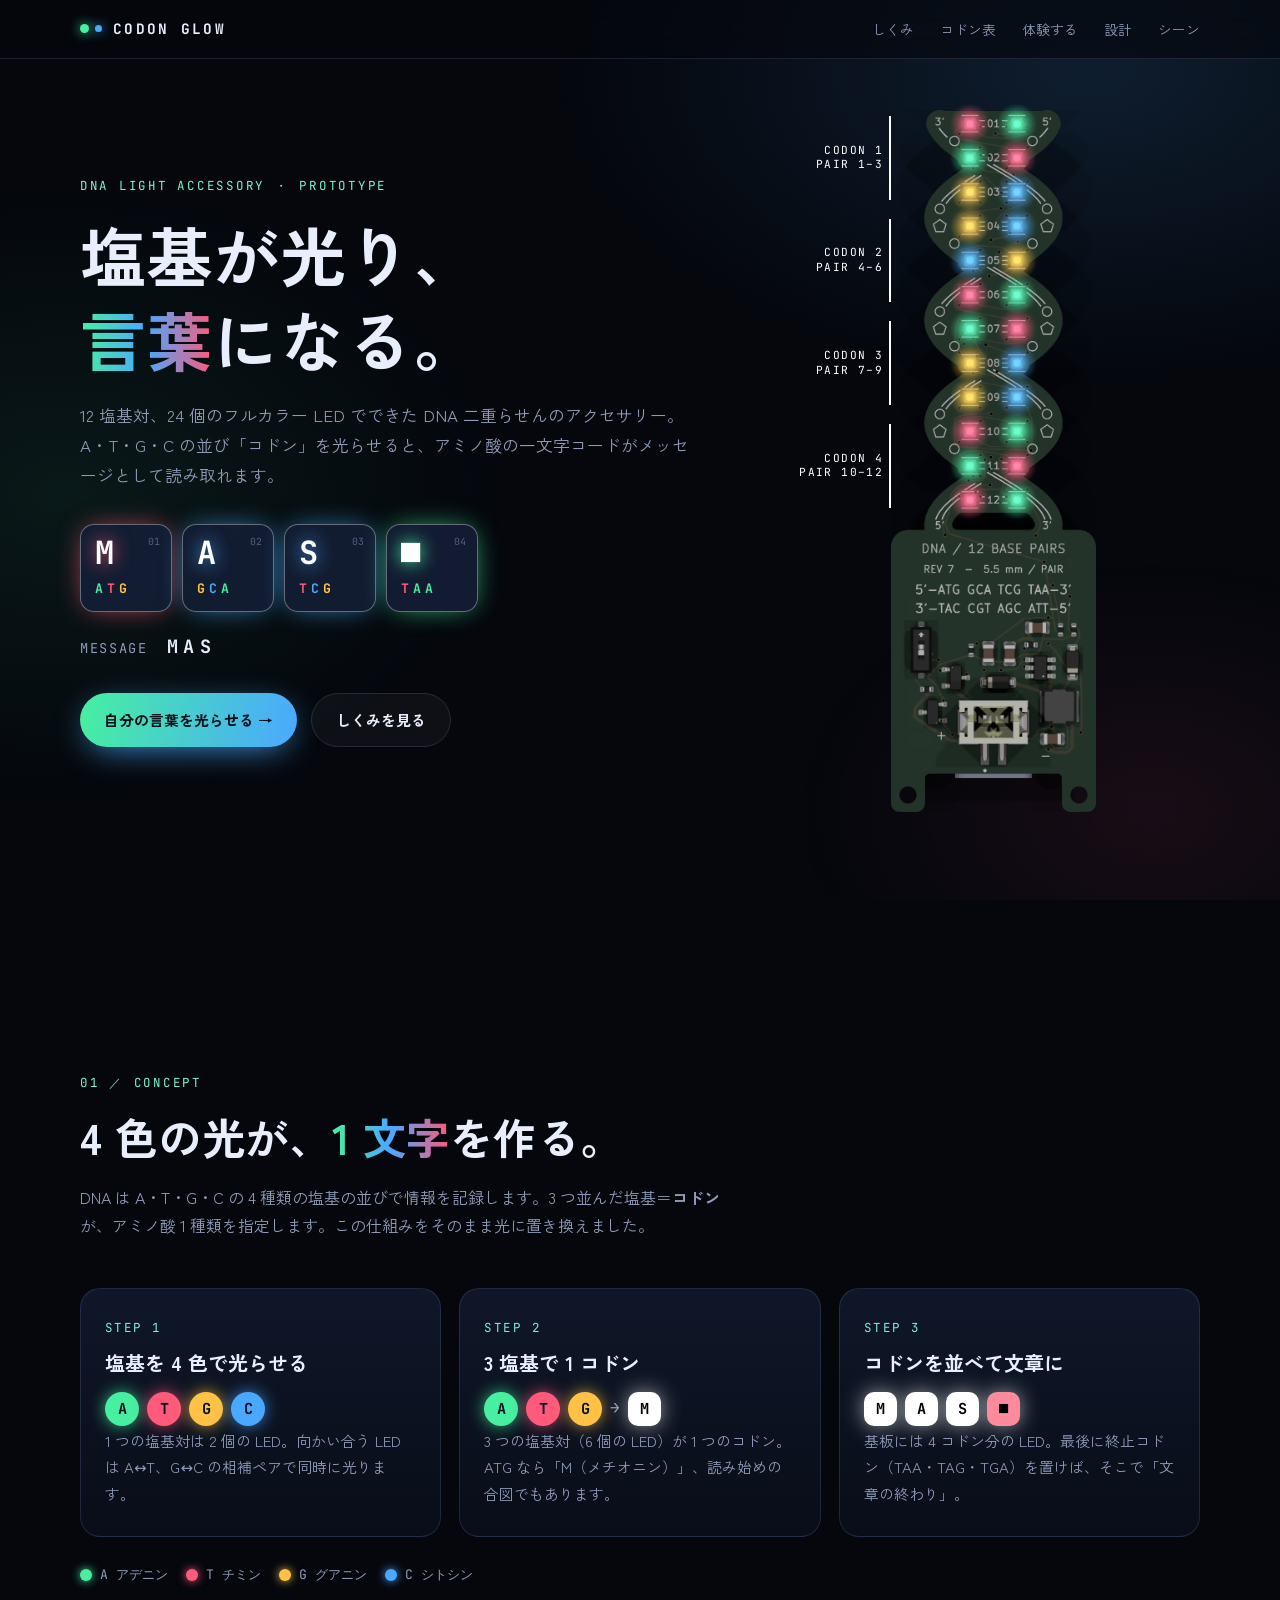
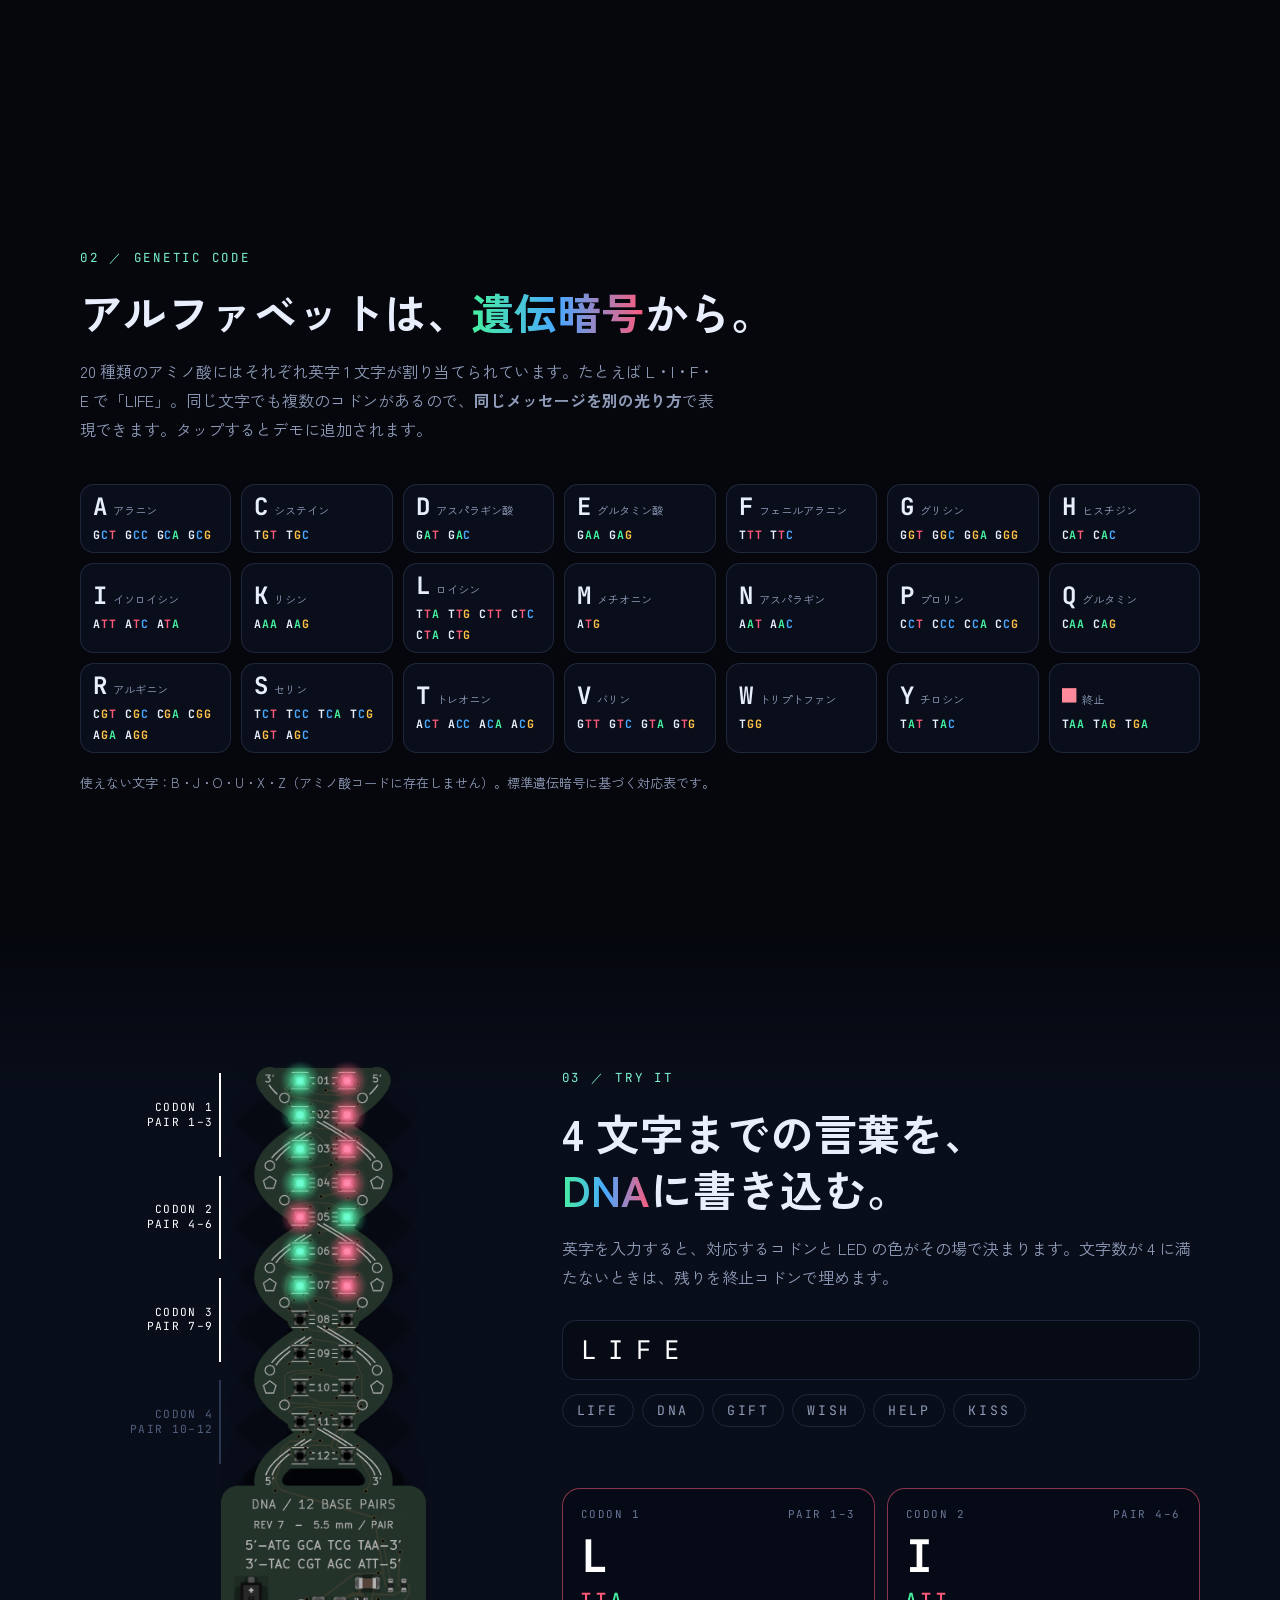
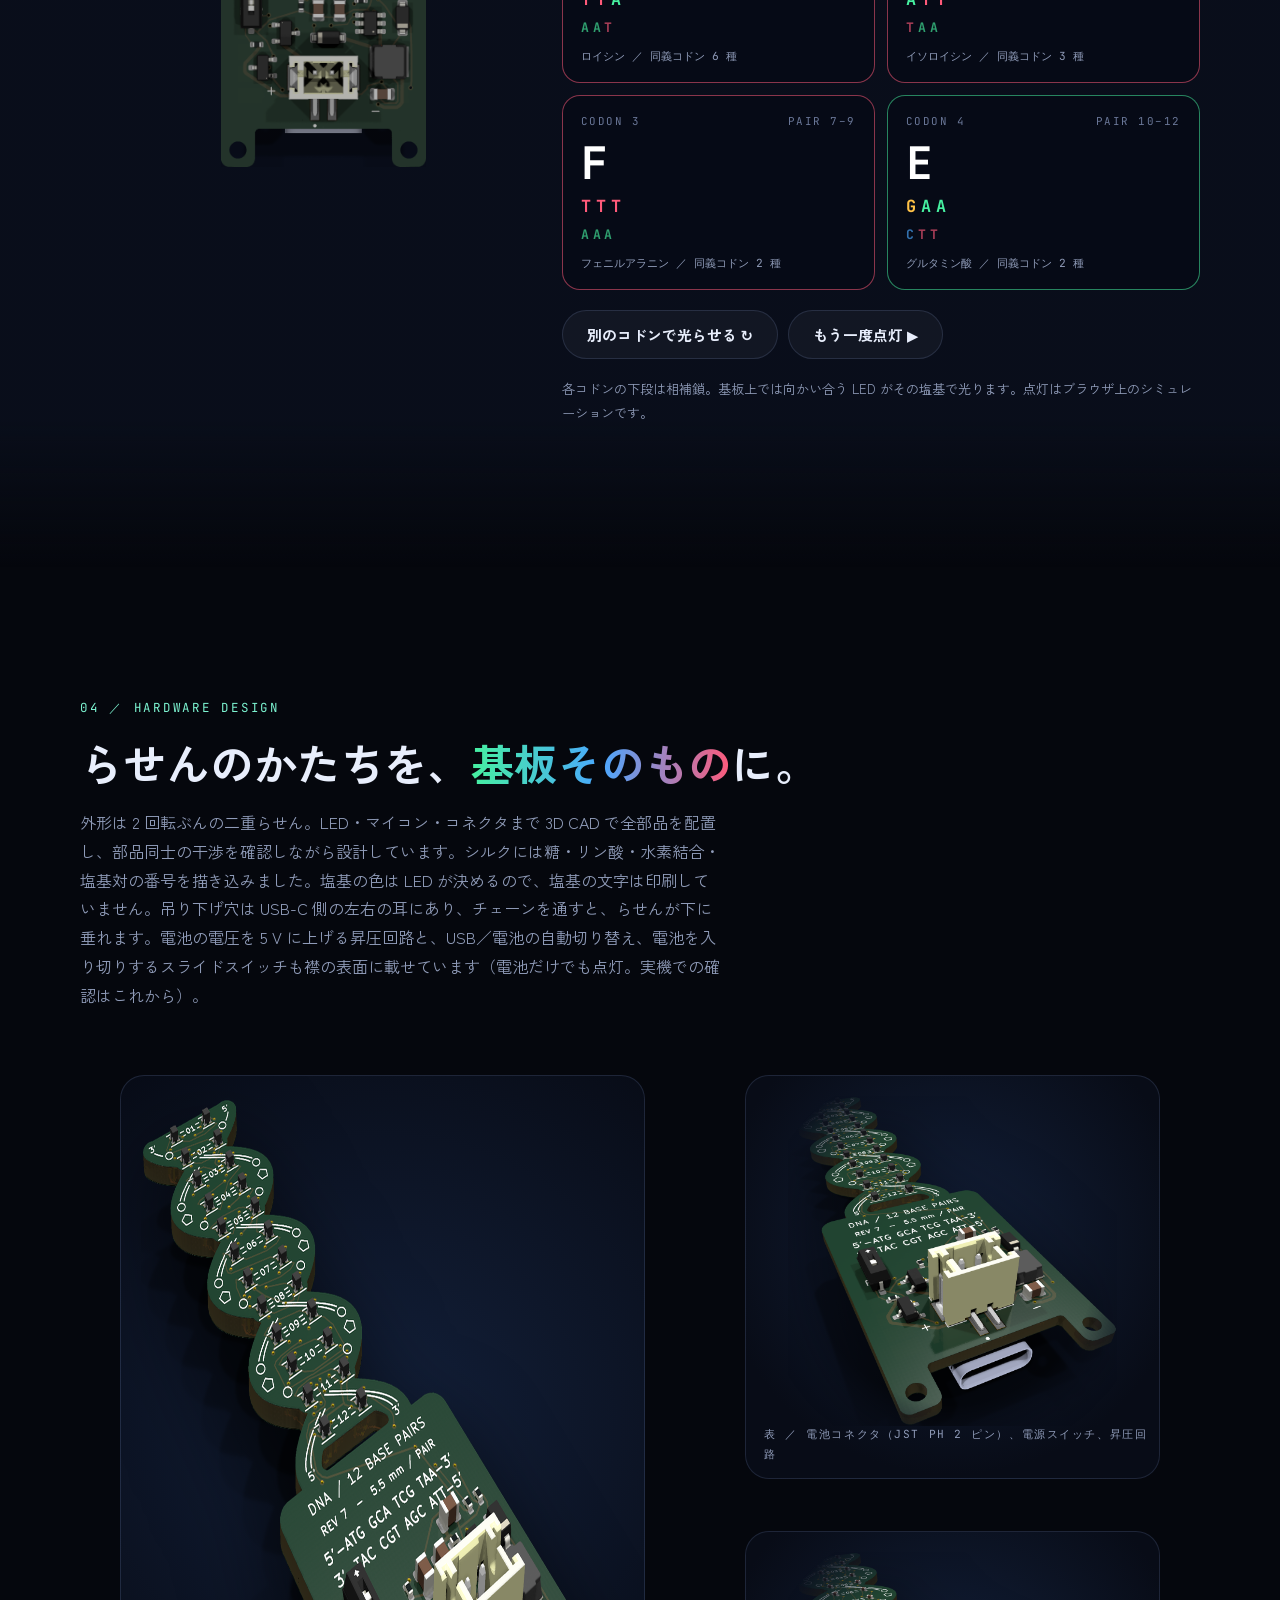
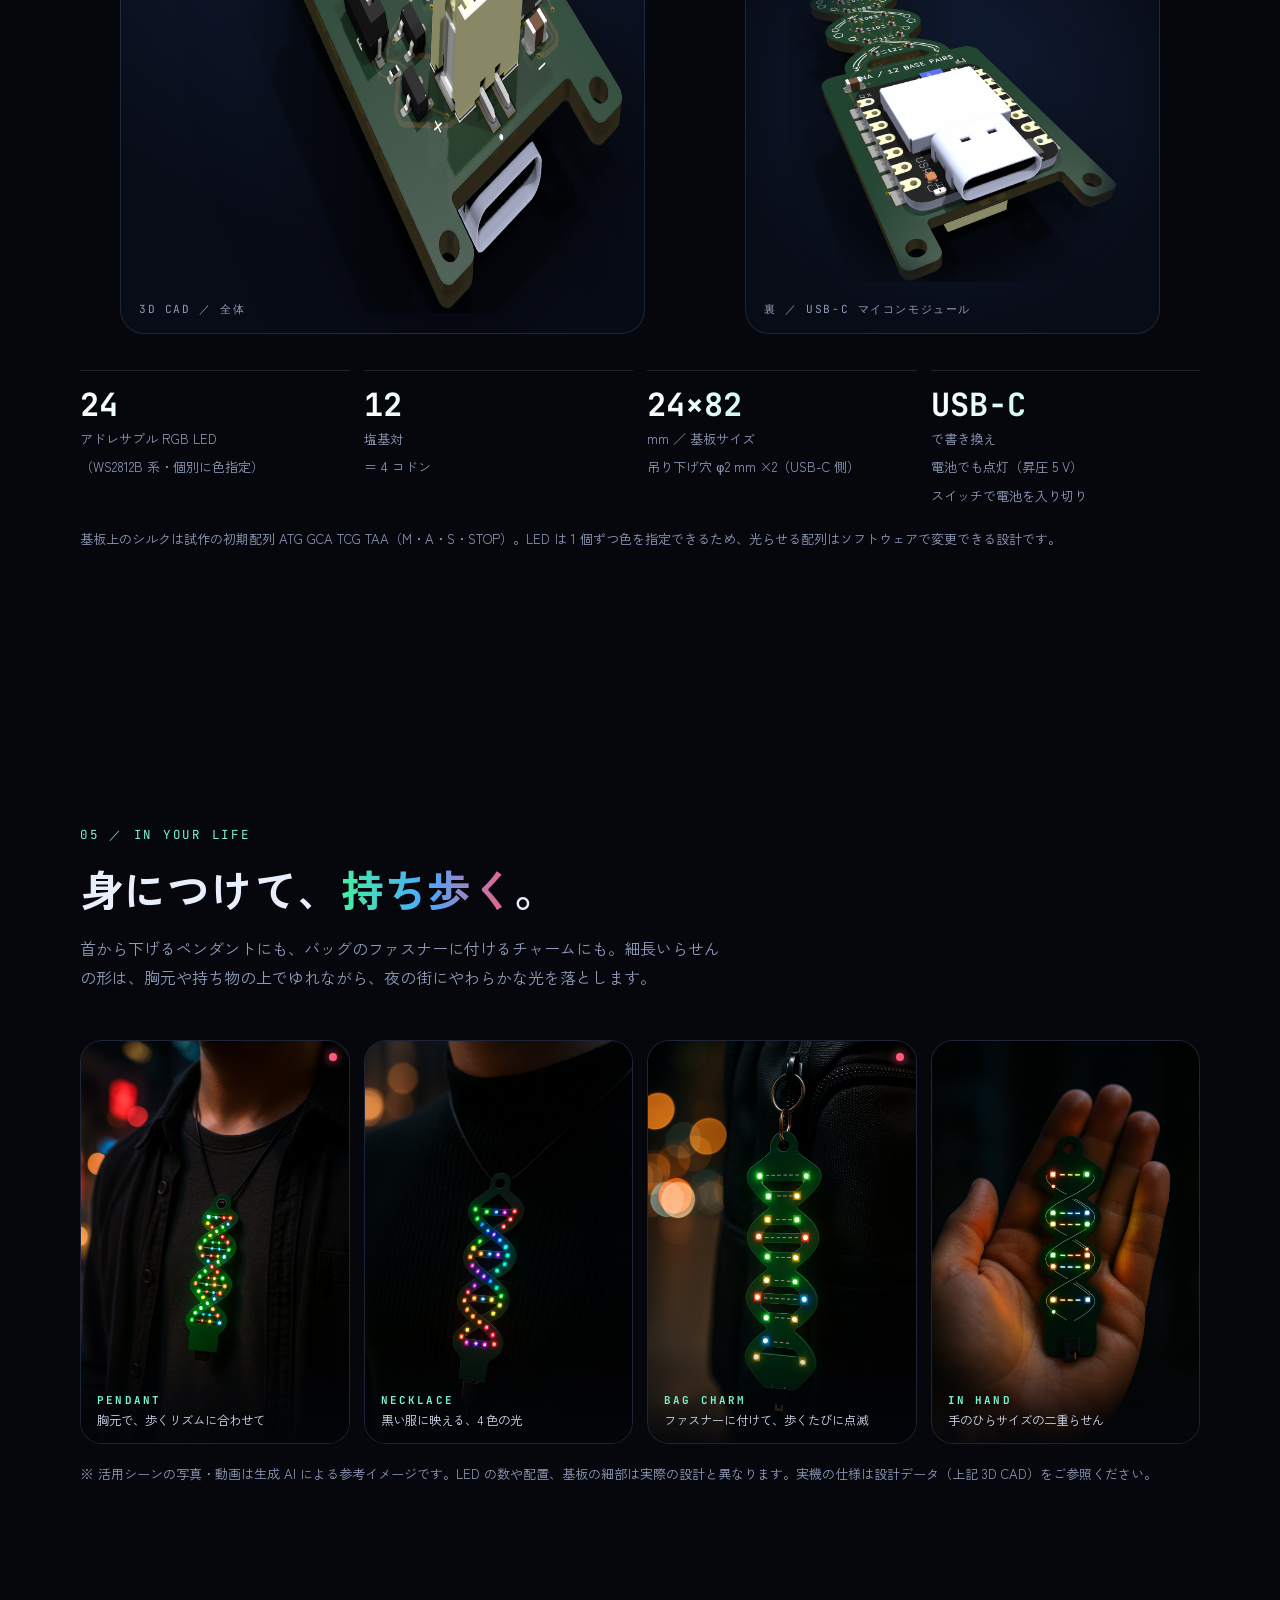
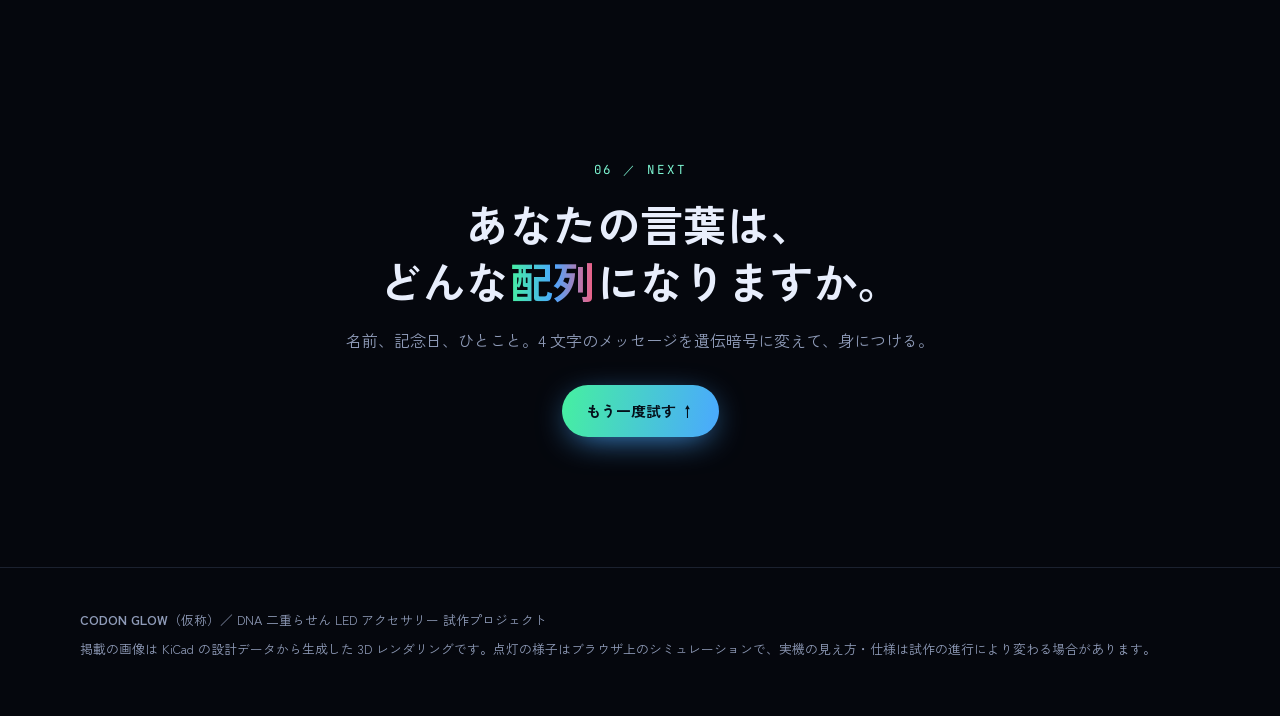
<file: lp/index.html>
<!doctype html>
<html lang="ja">
<head>
<meta charset="utf-8">
<meta name="viewport" content="width=device-width,initial-scale=1">
<title>CODON GLOW｜塩基配列で言葉を光らせる DNA アクセサリー</title>
<meta name="description" content="12 塩基対・24 個のフルカラー LED を持つ DNA 二重らせん型アクセサリー。コドンを光らせ、アミノ酸の一文字コードでメッセージを綴る。">
<link rel="preconnect" href="https://fonts.googleapis.com">
<link rel="preconnect" href="https://fonts.gstatic.com" crossorigin>
<link href="https://fonts.googleapis.com/css2?family=JetBrains+Mono:wght@400;700&family=Zen+Kaku+Gothic+New:wght@400;700&display=swap" rel="stylesheet">
<link rel="icon" href="data:image/svg+xml,%3Csvg xmlns=%27http://www.w3.org/2000/svg%27 viewBox=%270 0 32 32%27%3E%3Ccircle cx=%2710%27 cy=%2716%27 r=%276%27 fill=%27%2346f0a0%27/%3E%3Ccircle cx=%2722%27 cy=%2716%27 r=%276%27 fill=%27%234aa8ff%27/%3E%3C/svg%3E">
<link rel="stylesheet" href="assets/css/style.css">
</head>
<body>

<header class="nav">
  <div class="wrap">
    <a class="logo" href="#top"><i></i><span>CODON GLOW</span></a>
    <ul>
      <li><a href="#concept">しくみ</a></li>
      <li><a href="#code">コドン表</a></li>
      <li><a href="#demo">体験する</a></li>
      <li><a href="#design">設計</a></li>
      <li><a href="#scene">シーン</a></li>
    </ul>
  </div>
</header>

<main id="top">
<!-- HERO -->
<section class="hero">
  <div class="wrap">
    <div>
      <p class="eyebrow">DNA LIGHT ACCESSORY ・ PROTOTYPE</p>
      <h1>塩基が光り、<br><em>言葉</em>になる。</h1>
      <p class="lead">12 塩基対、24 個のフルカラー LED でできた DNA 二重らせんのアクセサリー。<br>A・T・G・C の並び「コドン」を光らせると、アミノ酸の一文字コードがメッセージとして読み取れます。</p>
      <div class="readout" id="readout">
        <div class="codon"><span class="n">01</span><div class="l">?</div><div class="t"><b>·</b><b>·</b><b>·</b></div></div>
        <div class="codon"><span class="n">02</span><div class="l">?</div><div class="t"><b>·</b><b>·</b><b>·</b></div></div>
        <div class="codon"><span class="n">03</span><div class="l">?</div><div class="t"><b>·</b><b>·</b><b>·</b></div></div>
        <div class="codon"><span class="n">04</span><div class="l">?</div><div class="t"><b>·</b><b>·</b><b>·</b></div></div>
      </div>
      <div class="msg" id="heroMsg">MESSAGE</div>
      <div class="cta">
        <a class="btn pri" href="#demo">自分の言葉を光らせる →</a>
        <a class="btn" href="#concept">しくみを見る</a>
      </div>
    </div>
    <div class="board-wrap hero-board-wrap">
      <div class="board" id="heroBoard"><img src="assets/img/board-top.png" alt="DNA 二重らせん型基板の 3D レンダリング（表面）"></div>
    </div>
  </div>
</section>

<!-- CONCEPT -->
<section id="concept">
  <div class="wrap">
    <p class="eyebrow rv">01 ／ CONCEPT</p>
    <h2 class="rv">4 色の光が、<em>1 文字</em>を作る。</h2>
    <p class="lead rv">DNA は A・T・G・C の 4 種類の塩基の並びで情報を記録します。3 つ並んだ塩基＝<b>コドン</b>が、アミノ酸 1 種類を指定します。この仕組みをそのまま光に置き換えました。</p>
    <div class="steps">
      <div class="step rv">
        <div class="no">STEP 1</div><h3>塩基を 4 色で光らせる</h3>
        <div class="dots"><span class="dot" data-b="A">A</span><span class="dot" data-b="T">T</span><span class="dot" data-b="G">G</span><span class="dot" data-b="C">C</span></div>
        <p>1 つの塩基対は 2 個の LED。向かい合う LED は A↔T、G↔C の相補ペアで同時に光ります。</p>
      </div>
      <div class="step rv">
        <div class="no">STEP 2</div><h3>3 塩基で 1 コドン</h3>
        <div class="dots"><span class="dot" data-b="A">A</span><span class="dot" data-b="T">T</span><span class="dot" data-b="G">G</span><span class="arrow">→</span><span class="dot sq">M</span></div>
        <p>3 つの塩基対（6 個の LED）が 1 つのコドン。ATG なら「M（メチオニン）」、読み始めの合図でもあります。</p>
      </div>
      <div class="step rv">
        <div class="no">STEP 3</div><h3>コドンを並べて文章に</h3>
        <div class="dots"><span class="dot sq">M</span><span class="dot sq">A</span><span class="dot sq">S</span><span class="dot sq" style="background:#ff8a9c">■</span></div>
        <p>基板には 4 コドン分の LED。最後に終止コドン（TAA・TAG・TGA）を置けば、そこで「文章の終わり」。</p>
      </div>
    </div>
    <div class="legend rv">
      <span><i style="background:var(--A);box-shadow:0 0 10px var(--A)"></i>A アデニン</span>
      <span><i style="background:var(--T);box-shadow:0 0 10px var(--T)"></i>T チミン</span>
      <span><i style="background:var(--G);box-shadow:0 0 10px var(--G)"></i>G グアニン</span>
      <span><i style="background:var(--C);box-shadow:0 0 10px var(--C)"></i>C シトシン</span>
    </div>
  </div>
</section>

<!-- CODE TABLE -->
<section id="code">
  <div class="wrap">
    <p class="eyebrow rv">02 ／ GENETIC CODE</p>
    <h2 class="rv">アルファベットは、<em>遺伝暗号</em>から。</h2>
    <p class="lead rv">20 種類のアミノ酸にはそれぞれ英字 1 文字が割り当てられています。たとえば L・I・F・E で「LIFE」。同じ文字でも複数のコドンがあるので、<b>同じメッセージを別の光り方</b>で表現できます。タップするとデモに追加されます。</p>
    <div class="table rv" id="table"></div>
    <p class="note rv">使えない文字：B・J・O・U・X・Z（アミノ酸コードに存在しません）。標準遺伝暗号に基づく対応表です。</p>
  </div>
</section>

<!-- DEMO -->
<section class="demo" id="demo">
  <div class="wrap">
    <div class="board-wrap">
      <div class="board" id="demoBoard"><img src="assets/img/board-top.png" alt="LED を点灯させた基板のシミュレーション"></div>
    </div>
    <div>
      <p class="eyebrow rv">03 ／ TRY IT</p>
      <h2 class="rv">4 文字までの言葉を、<br><em>DNA</em>に書き込む。</h2>
      <p class="lead rv">英字を入力すると、対応するコドンと LED の色がその場で決まります。文字数が 4 に満たないときは、残りを終止コドンで埋めます。</p>
      <div class="field rv"><input id="word" type="text" maxlength="8" inputmode="latin" autocomplete="off" autocapitalize="characters" spellcheck="false" aria-label="メッセージ（英字 4 文字まで）" placeholder="LIFE"></div>
      <div class="presets rv">
        <button class="chip" data-w="LIFE" type="button">LIFE</button>
        <button class="chip" data-w="DNA" type="button">DNA</button>
        <button class="chip" data-w="GIFT" type="button">GIFT</button>
        <button class="chip" data-w="WISH" type="button">WISH</button>
        <button class="chip" data-w="HELP" type="button">HELP</button>
        <button class="chip" data-w="KISS" type="button">KISS</button>
      </div>
      <div class="hint" id="hint" role="status"></div>
      <div class="slots" id="slots">
        <div class="slot"><div class="top"><span>CODON 1</span><span>PAIR 1–3</span></div><div class="big">–</div><div class="seq"></div><div class="seq c"></div><div class="tag"></div></div>
        <div class="slot"><div class="top"><span>CODON 2</span><span>PAIR 4–6</span></div><div class="big">–</div><div class="seq"></div><div class="seq c"></div><div class="tag"></div></div>
        <div class="slot"><div class="top"><span>CODON 3</span><span>PAIR 7–9</span></div><div class="big">–</div><div class="seq"></div><div class="seq c"></div><div class="tag"></div></div>
        <div class="slot"><div class="top"><span>CODON 4</span><span>PAIR 10–12</span></div><div class="big">–</div><div class="seq"></div><div class="seq c"></div><div class="tag"></div></div>
      </div>
      <div class="bar">
        <button class="btn" id="alt" type="button">別のコドンで光らせる ↻</button>
        <button class="btn" id="replay" type="button">もう一度点灯 ▶</button>
      </div>
      <p class="note">各コドンの下段は相補鎖。基板上では向かい合う LED がその塩基で光ります。点灯はブラウザ上のシミュレーションです。</p>
    </div>
  </div>
</section>

<!-- DESIGN / 3D CAD -->
<section id="design">
  <div class="wrap">
    <p class="eyebrow rv">04 ／ HARDWARE DESIGN</p>
    <h2 class="rv">らせんのかたちを、<em>基板そのもの</em>に。</h2>
    <p class="lead rv">外形は 2 回転ぶんの二重らせん。LED・マイコン・コネクタまで 3D CAD で全部品を配置し、部品同士の干渉を確認しながら設計しています。シルクには糖・リン酸・水素結合・塩基対の番号を描き込みました。塩基の色は LED が決めるので、塩基の文字は印刷していません。吊り下げ穴は USB-C 側の左右の耳にあり、チェーンを通すと、らせんが下に垂れます。電池の電圧を 5 V に上げる昇圧回路と、USB／電池の自動切り替え、電池を入り切りするスライドスイッチも襟の表面に載せています（電池だけでも点灯。実機での確認はこれから）。</p>
    <div class="gallery">
      <figure class="shot big rv"><img src="assets/img/board-tilt.png" alt="基板全体の 3D CAD レンダリング（斜め上から）" width="1000" height="817"><figcaption>3D CAD ／ 全体</figcaption></figure>
      <figure class="shot tall rv"><img src="assets/img/collar-front.png" alt="襟部分（表）：電池コネクタ" width="1095" height="1100"><figcaption>表 ／ 電池コネクタ（JST PH 2 ピン）、電源スイッチ、昇圧回路</figcaption></figure>
      <figure class="shot tall rv"><img src="assets/img/collar-back.png" alt="襟部分（裏）：マイコンモジュール" width="1096" height="1100"><figcaption>裏 ／ USB-C マイコンモジュール</figcaption></figure>
    </div>
    <div class="specs rv">
      <div class="spec"><b>24</b><span>アドレサブル RGB LED<br>（WS2812B 系・個別に色指定）</span></div>
      <div class="spec"><b>12</b><span>塩基対<br>＝ 4 コドン</span></div>
      <div class="spec"><b>24×82</b><span>mm ／ 基板サイズ<br>吊り下げ穴 φ2 mm ×2（USB-C 側）</span></div>
      <div class="spec"><b>USB-C</b><span>で書き換え<br>電池でも点灯（昇圧 5 V）<br>スイッチで電池を入り切り</span></div>
    </div>
    <p class="note rv">基板上のシルクは試作の初期配列 ATG GCA TCG TAA（M・A・S・STOP）。LED は 1 個ずつ色を指定できるため、光らせる配列はソフトウェアで変更できる設計です。</p>
  </div>
</section>

<!-- SCENES -->
<section id="scene">
  <div class="wrap">
    <p class="eyebrow rv">05 ／ IN YOUR LIFE</p>
    <h2 class="rv">身につけて、<em>持ち歩く</em>。</h2>
    <p class="lead rv">首から下げるペンダントにも、バッグのファスナーに付けるチャームにも。細長いらせんの形は、胸元や持ち物の上でゆれながら、夜の街にやわらかな光を落とします。</p>
    <div class="scenes">
      <figure class="sc vid rv" id="vidWalk"><video muted loop playsinline preload="none" poster="assets/img/scenes/scene-walk.jpg" data-src="assets/video/scene-walk.mp4"></video><figcaption><b>PENDANT</b>胸元で、歩くリズムに合わせて</figcaption></figure>
      <figure class="sc rv"><img src="assets/img/scenes/scene-necklace.jpg" alt="黒いニットの胸元で光るDNA型ペンダント（イメージ）" loading="lazy"><figcaption><b>NECKLACE</b>黒い服に映える、4 色の光</figcaption></figure>
      <figure class="sc vid rv" id="vidBag"><video muted loop playsinline preload="none" poster="assets/img/scenes/scene-bag.jpg" data-src="assets/video/scene-bag.mp4"></video><figcaption><b>BAG CHARM</b>ファスナーに付けて、歩くたびに点滅</figcaption></figure>
      <figure class="sc rv"><img src="assets/img/scenes/scene-palm.jpg" alt="手のひらに載せたDNA型LEDアクセサリー（イメージ）" loading="lazy"><figcaption><b>IN HAND</b>手のひらサイズの二重らせん</figcaption></figure>
    </div>
    <p class="note rv">※ 活用シーンの写真・動画は生成 AI による参考イメージです。LED の数や配置、基板の細部は実際の設計と異なります。実機の仕様は設計データ（上記 3D CAD）をご参照ください。</p>
  </div>
</section>

<!-- FINAL -->
<section class="fin">
  <div class="wrap">
    <p class="eyebrow rv">06 ／ NEXT</p>
    <h2 class="rv">あなたの言葉は、<br>どんな<em>配列</em>になりますか。</h2>
    <p class="lead rv" style="margin-inline:auto">名前、記念日、ひとこと。4 文字のメッセージを遺伝暗号に変えて、身につける。</p>
    <div class="cta rv"><a class="btn pri" href="#demo">もう一度試す ↑</a></div>
  </div>
</section>
</main>

<footer>
  <div class="wrap">
    <p><b>CODON GLOW</b>（仮称）／ DNA 二重らせん LED アクセサリー 試作プロジェクト</p>
    <p>掲載の画像は KiCad の設計データから生成した 3D レンダリングです。点灯の様子はブラウザ上のシミュレーションで、実機の見え方・仕様は試作の進行により変わる場合があります。</p>
  </div>
</footer>

<script src="assets/js/main.js"></script>
</body>
</html>
</file>
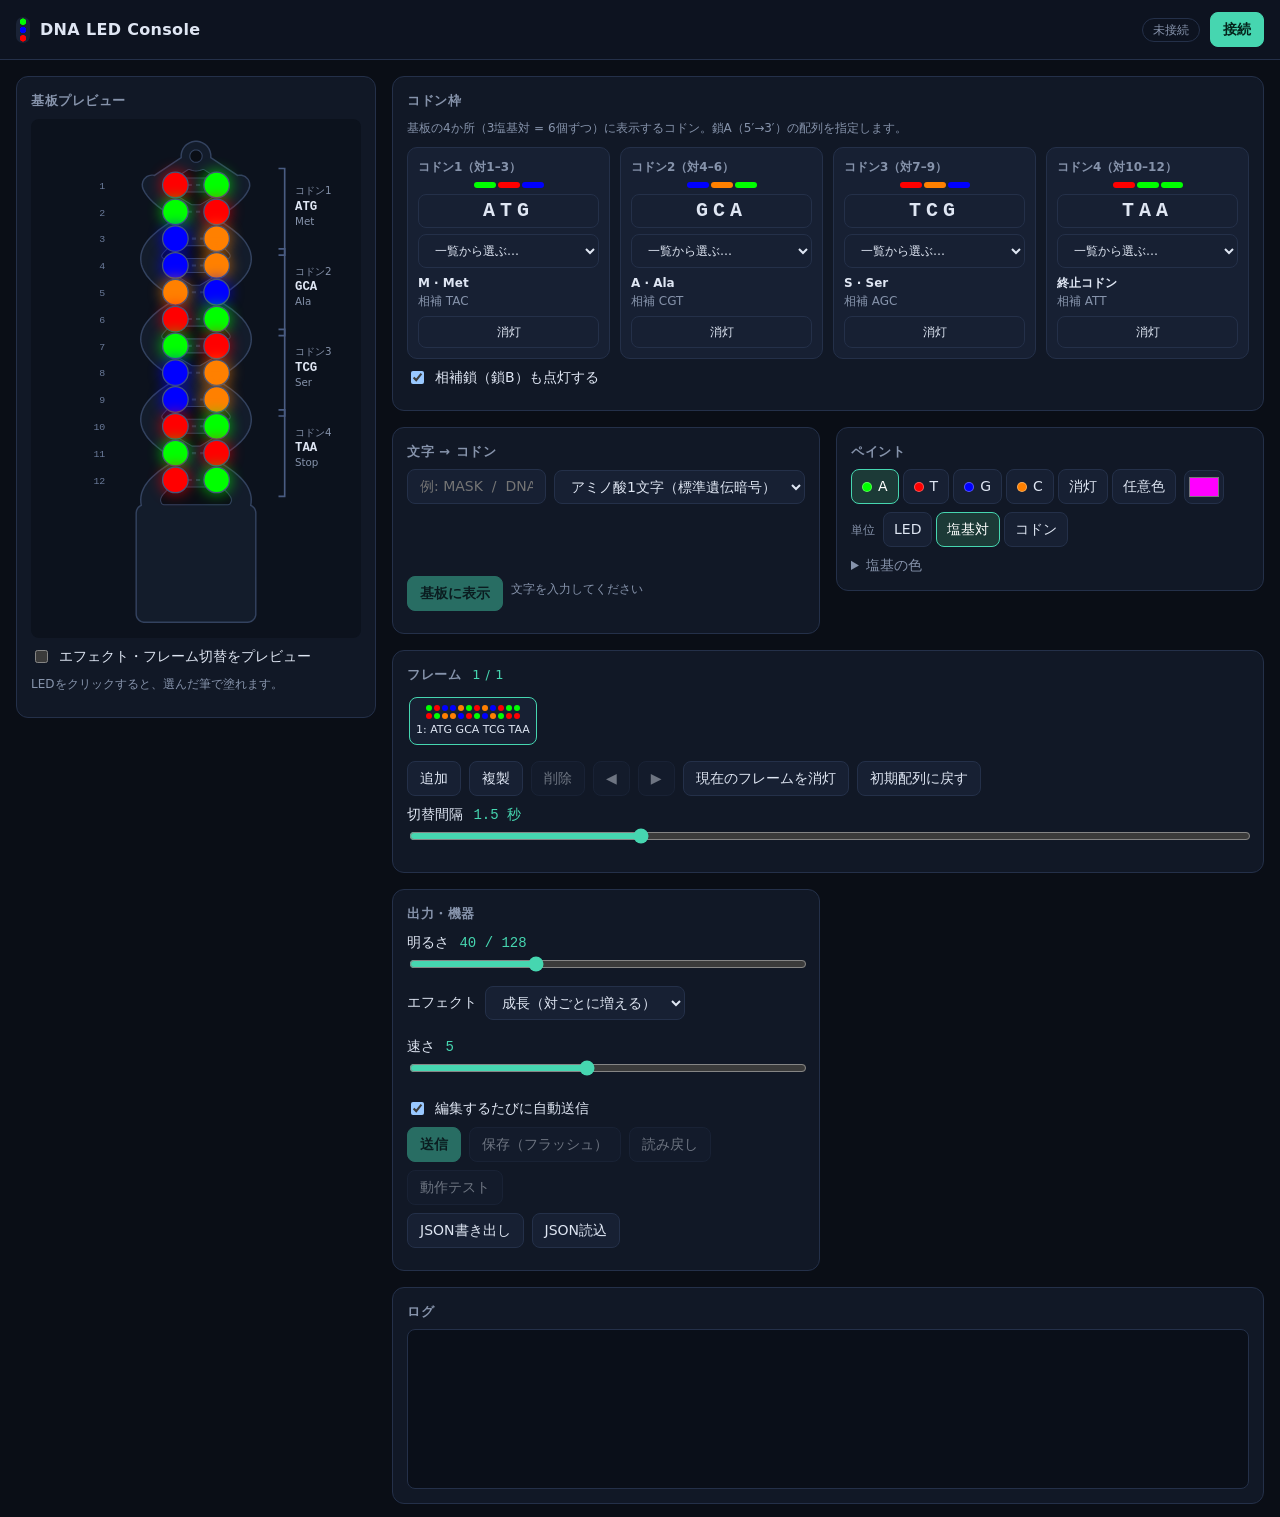
<file: console/web/index.html>
<!doctype html>
<html lang="ja">
<head>
<meta charset="utf-8">
<meta name="viewport" content="width=device-width, initial-scale=1">
<title>DNA LED Console</title>
<link rel="stylesheet" href="style.css">
</head>
<body>
<header class="top">
  <div class="brand">
    <span class="mark" aria-hidden="true"></span>
    <h1>DNA LED Console</h1>
  </div>
  <div class="conn">
    <span id="connPill" class="pill off">未接続</span>
    <button id="btnConnect" class="primary">接続</button>
  </div>
</header>

<div id="notice" class="notice" hidden></div>

<main class="layout">
  <section class="panel boardPanel" aria-label="基板プレビュー">
    <h2>基板プレビュー</h2>
    <svg id="board" role="img" aria-label="DNA基板のLED配置"></svg>
    <label class="check"><input type="checkbox" id="fxPreview"> エフェクト・フレーム切替をプレビュー</label>
    <p class="hint">LEDをクリックすると、選んだ筆で塗れます。</p>
  </section>

  <div class="panels">
    <section class="panel" id="codonPanel">
      <h2>コドン枠</h2>
      <p class="hint">基板の4か所（3塩基対 = 6個ずつ）に表示するコドン。鎖A（5′→3′）の配列を指定します。</p>
      <div id="slots" class="slots"></div>
      <label class="check"><input type="checkbox" id="complement" checked> 相補鎖（鎖B）も点灯する</label>
    </section>

    <section class="panel" id="textPanel">
      <h2>文字 → コドン</h2>
      <div class="row">
        <input id="textInput" type="text" placeholder="例: MASK  /  DNA" autocomplete="off" spellcheck="false" aria-label="変換する文字列">
        <select id="textMode" aria-label="変換方式">
          <option value="amino">アミノ酸1文字（標準遺伝暗号）</option>
          <option value="ascii6">6bit ASCII（全文字対応）</option>
        </select>
      </div>
      <div id="chips" class="chips" aria-live="polite"></div>
      <div class="row">
        <button id="btnApplyText" class="primary">基板に表示</button>
        <span id="textInfo" class="hint"></span>
      </div>
    </section>

    <section class="panel" id="paintPanel">
      <h2>ペイント</h2>
      <div class="row wrap">
        <div class="seg" id="brushes" role="radiogroup" aria-label="筆"></div>
        <input type="color" id="customColor" value="#ff00ff" aria-label="任意色">
      </div>
      <div class="row wrap">
        <span class="lbl">単位</span>
        <div class="seg" id="units" role="radiogroup" aria-label="単位">
          <button data-unit="led">LED</button>
          <button data-unit="pair">塩基対</button>
          <button data-unit="codon">コドン</button>
        </div>
      </div>
      <details class="palette">
        <summary>塩基の色</summary>
        <div class="row wrap" id="paletteRow"></div>
      </details>
    </section>

    <section class="panel" id="framePanel">
      <h2>フレーム <span id="frameCount" class="count"></span></h2>
      <div id="frameStrip" class="strip"></div>
      <div class="row wrap">
        <button id="btnFrameAdd">追加</button>
        <button id="btnFrameDup">複製</button>
        <button id="btnFrameDel">削除</button>
        <button id="btnFrameLeft" aria-label="左へ">◀</button>
        <button id="btnFrameRight" aria-label="右へ">▶</button>
        <button id="btnClearFrame">現在のフレームを消灯</button>
        <button id="btnDefault">初期配列に戻す</button>
      </div>
      <label class="slider">切替間隔 <output id="holdOut"></output>
        <input type="range" id="hold" min="200" max="5000" step="100">
      </label>
    </section>

    <section class="panel" id="outPanel">
      <h2>出力・機器</h2>
      <label class="slider">明るさ <output id="briOut"></output>
        <input type="range" id="bri" min="0" max="128" step="1">
      </label>
      <div class="row wrap">
        <label class="inline">エフェクト
          <select id="fx">
            <option value="0">固定</option>
            <option value="1">成長（対ごとに増える）</option>
            <option value="2">呼吸</option>
            <option value="3">波（らせんに沿う）</option>
            <option value="4">コドン走査</option>
          </select>
        </label>
        <label class="slider grow">速さ <output id="speedOut"></output>
          <input type="range" id="speed" min="1" max="10" step="1">
        </label>
      </div>
      <label class="check"><input type="checkbox" id="autoSend" checked> 編集するたびに自動送信</label>
      <div class="row wrap">
        <button id="btnSend" class="primary">送信</button>
        <button id="btnSave">保存（フラッシュ）</button>
        <button id="btnRead">読み戻し</button>
        <button id="btnTest">動作テスト</button>
      </div>
      <div class="row wrap">
        <button id="btnExport">JSON書き出し</button>
        <button id="btnImport">JSON読込</button>
        <input type="file" id="fileImport" accept="application/json,.json" hidden>
      </div>
    </section>

    <section class="panel" id="logPanel">
      <h2>ログ</h2>
      <pre id="log" class="log" aria-live="polite"></pre>
    </section>
  </div>
</main>

<script src="board-data.js"></script>
<script src="codons.js"></script>
<script src="app.js"></script>
</body>
</html>
</file>
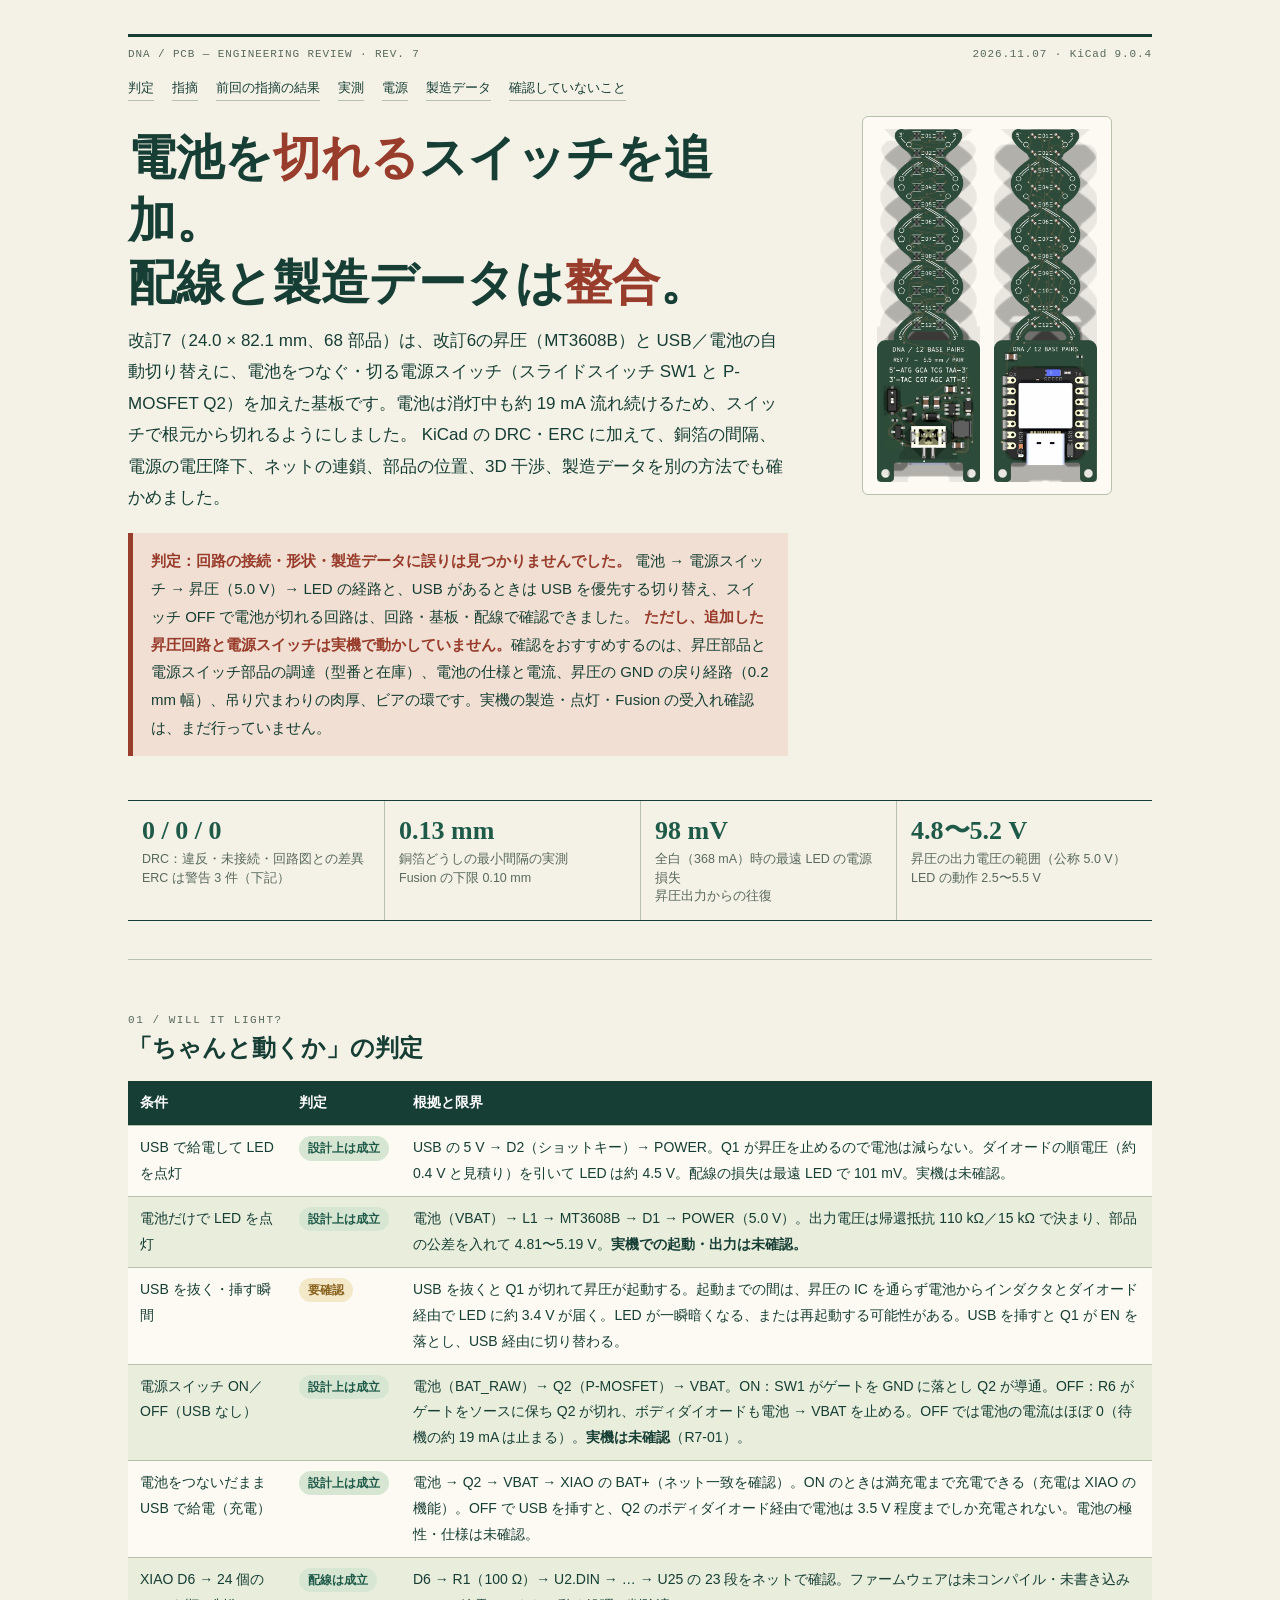
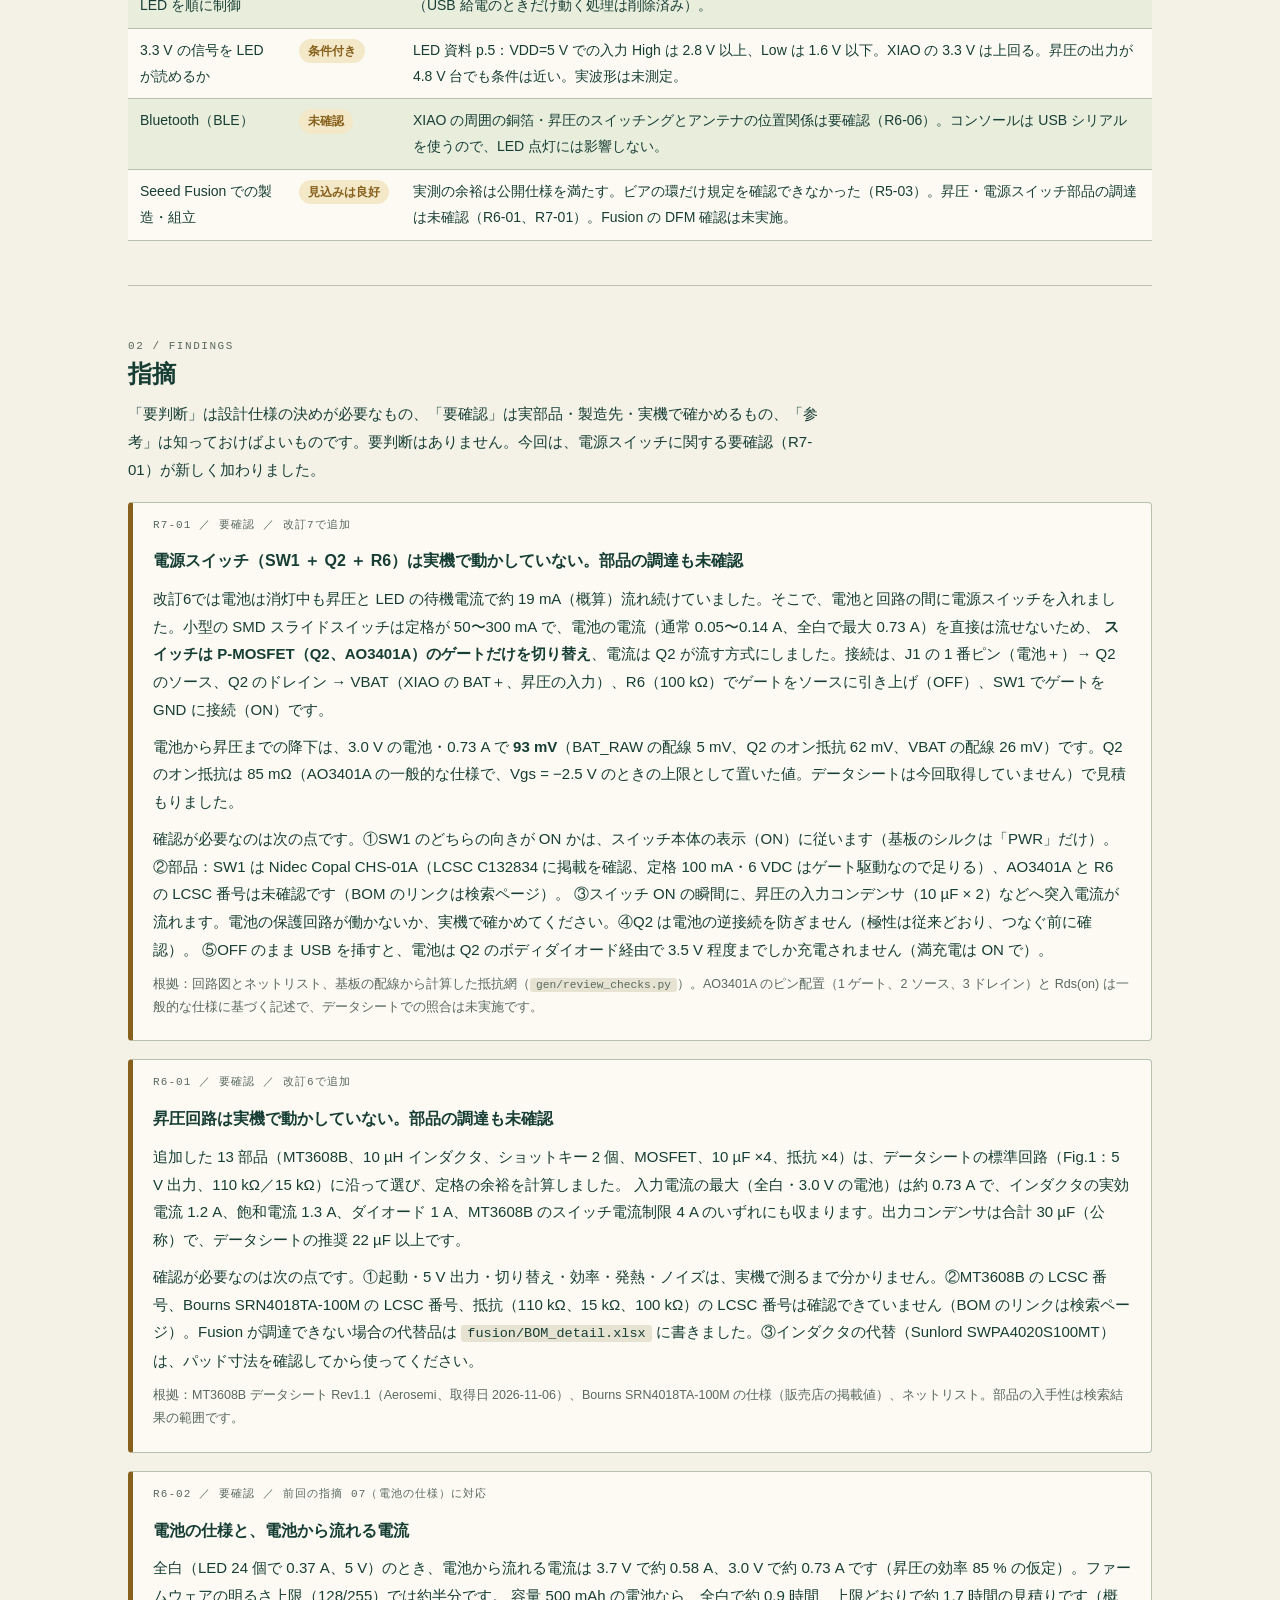
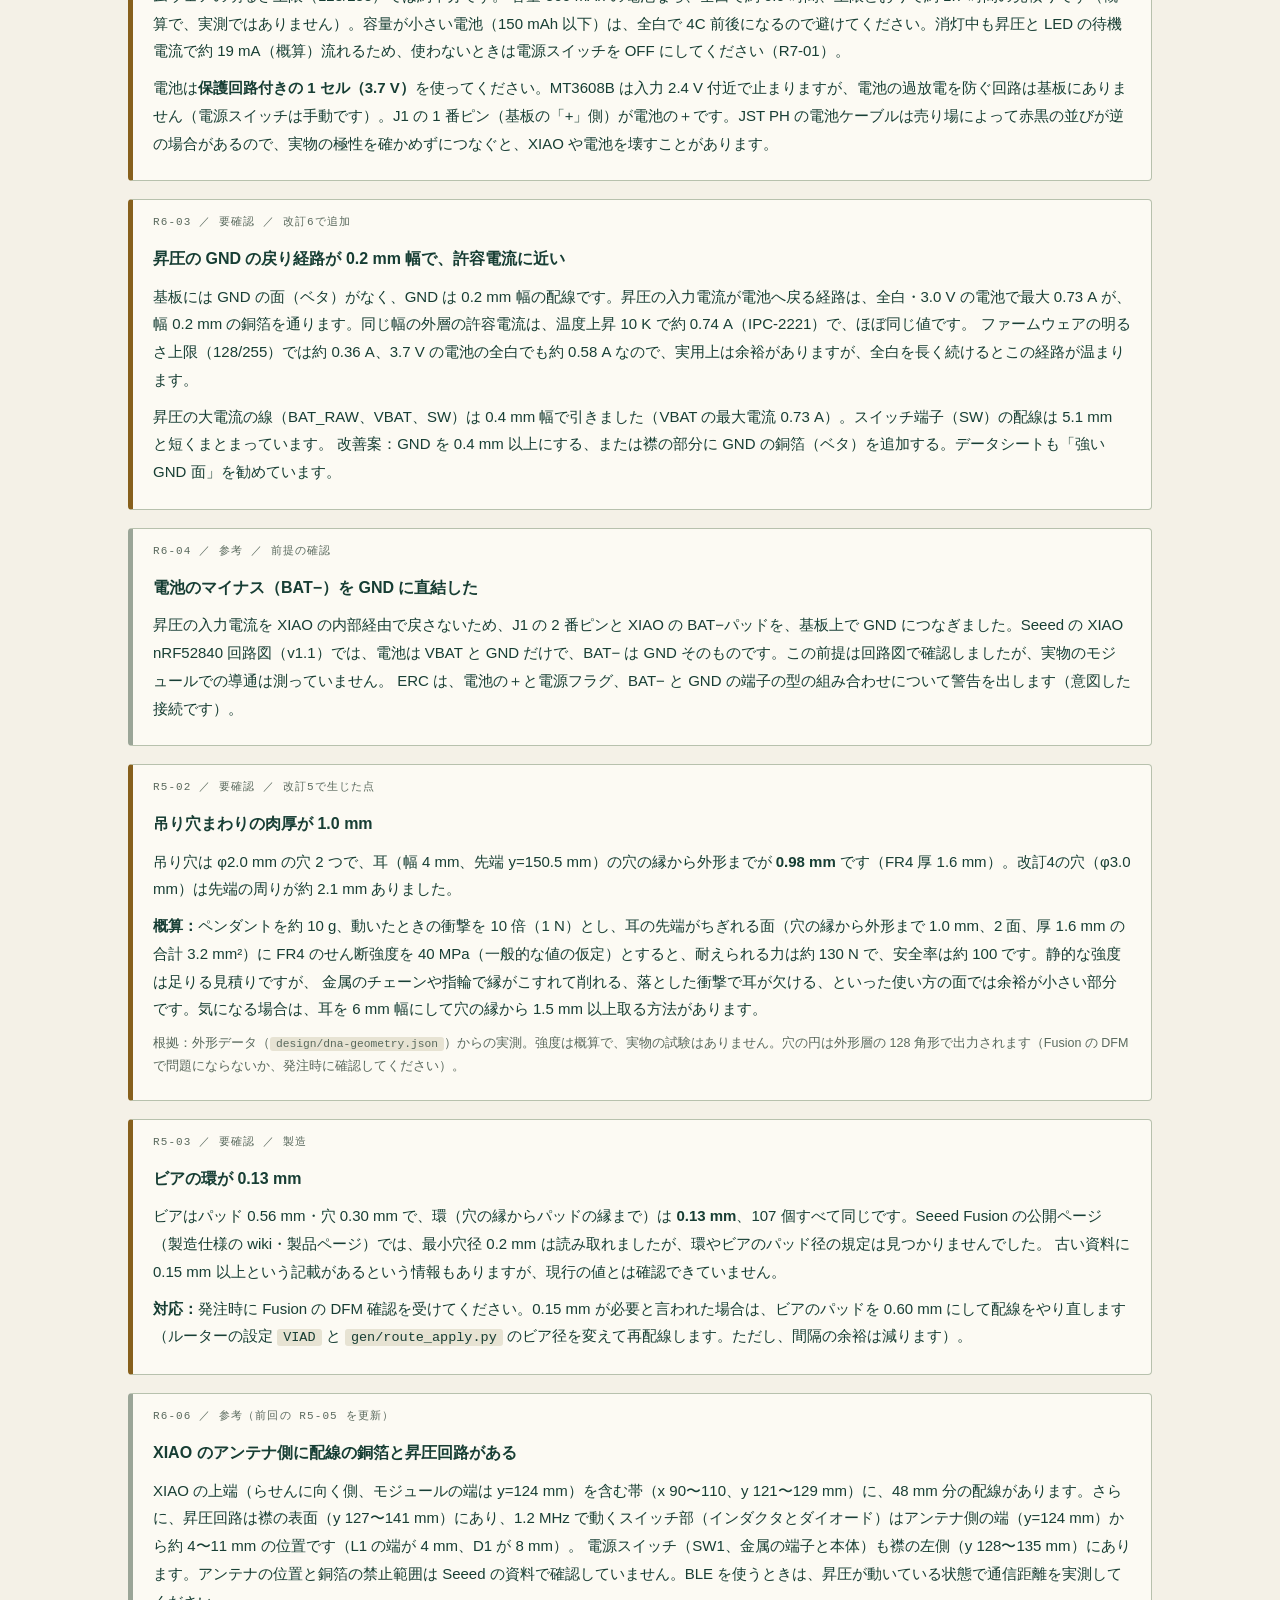
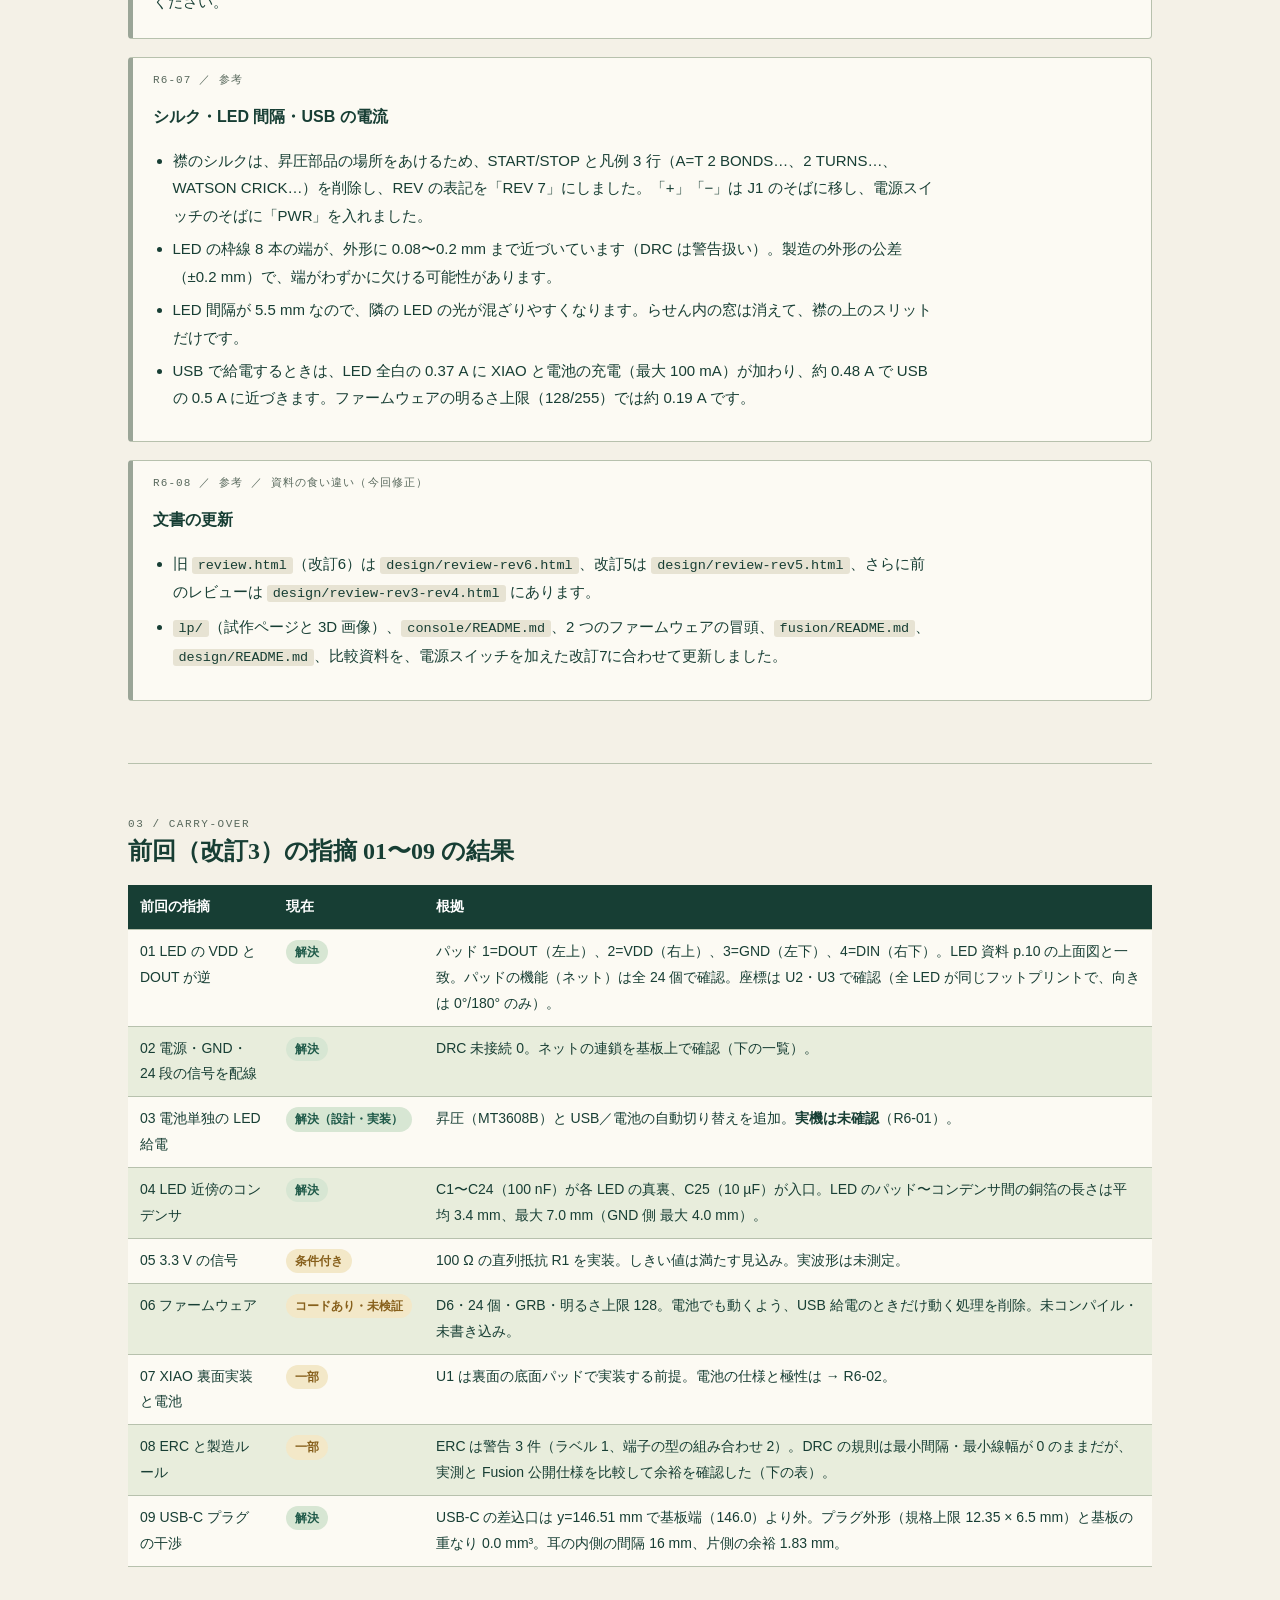
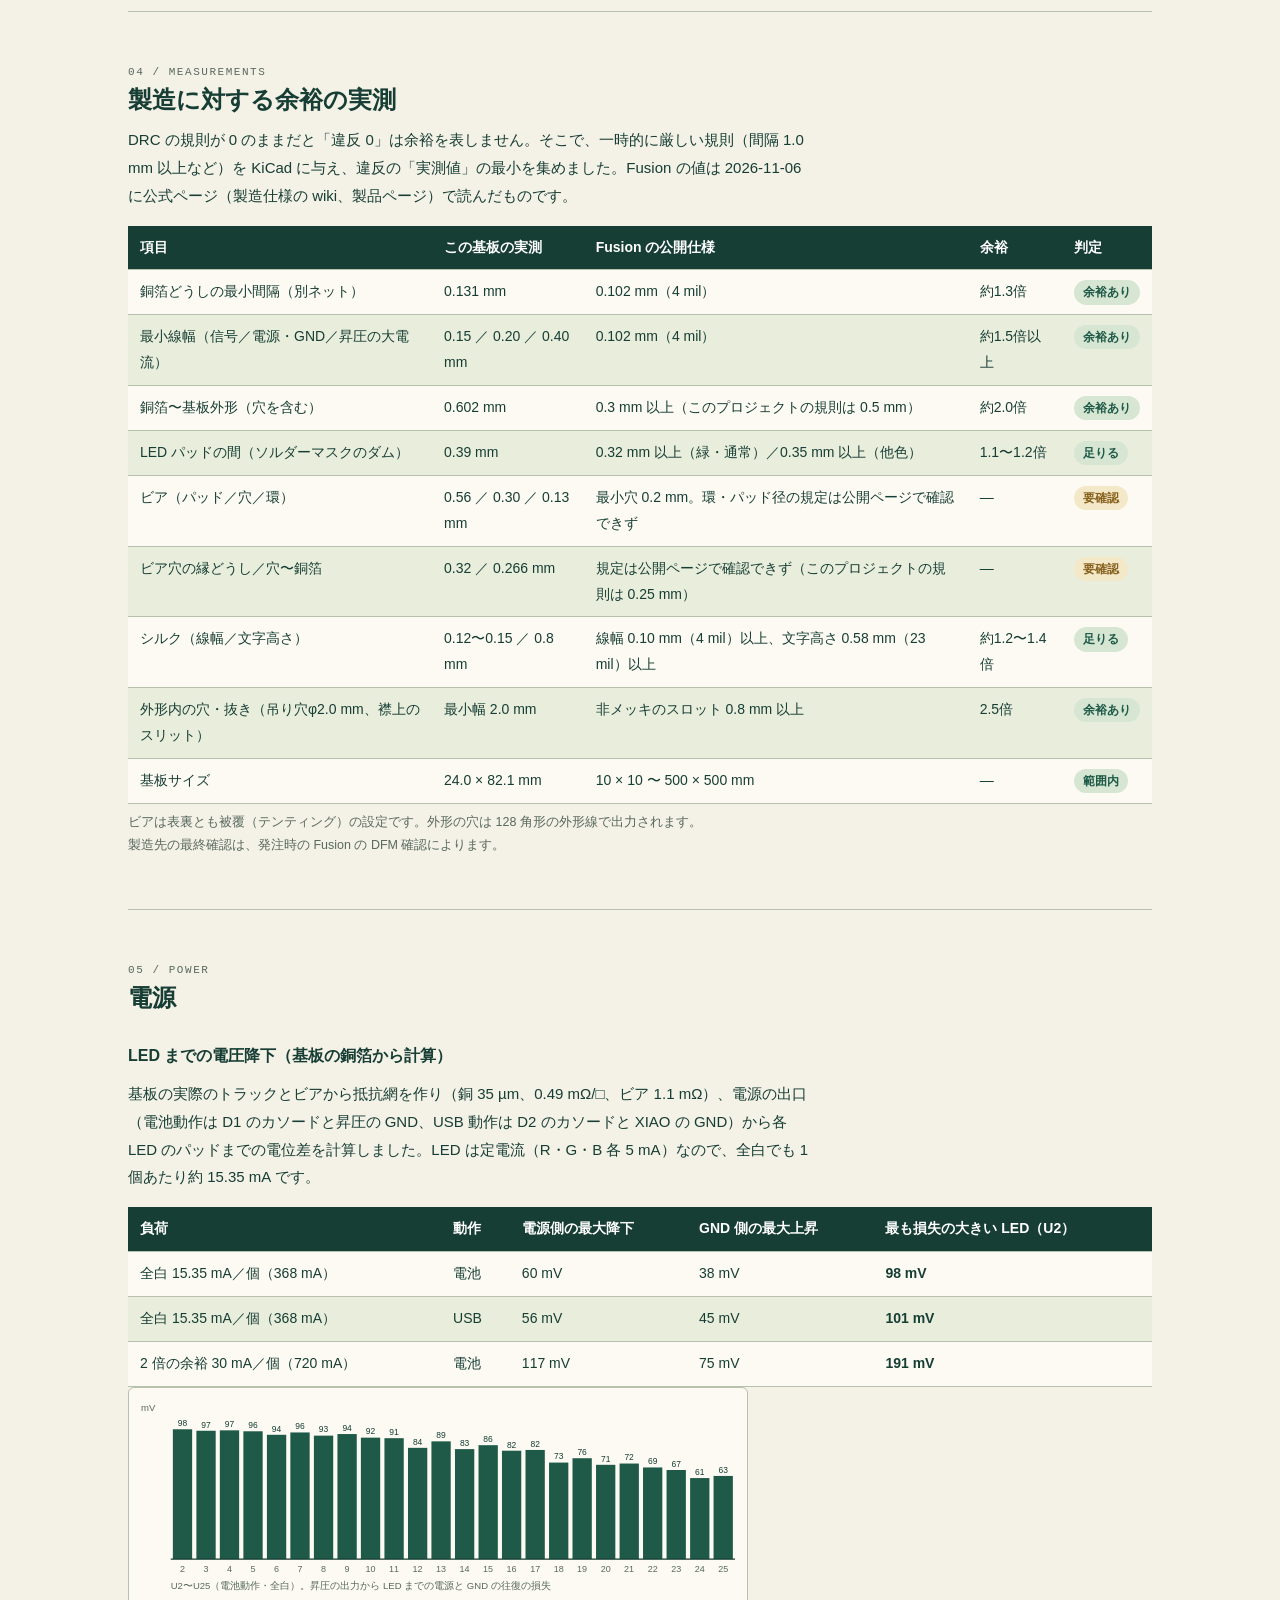
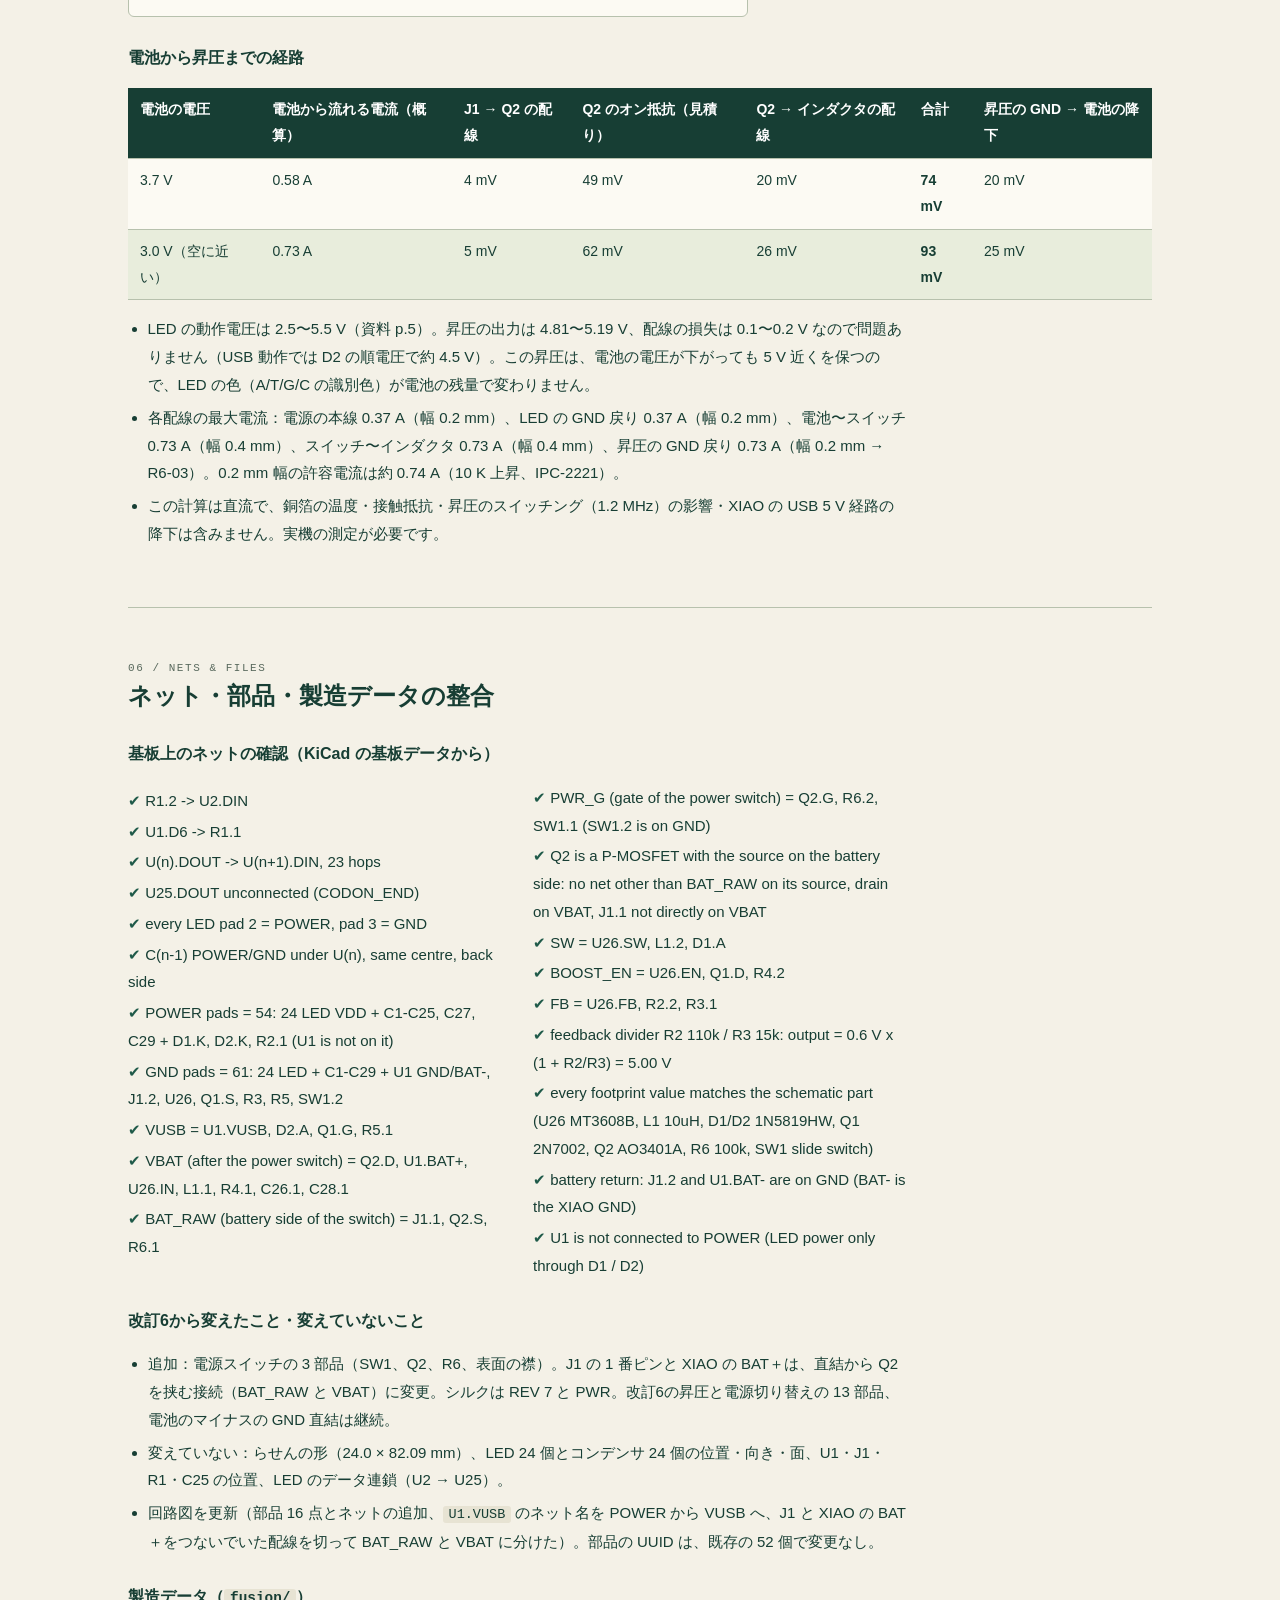
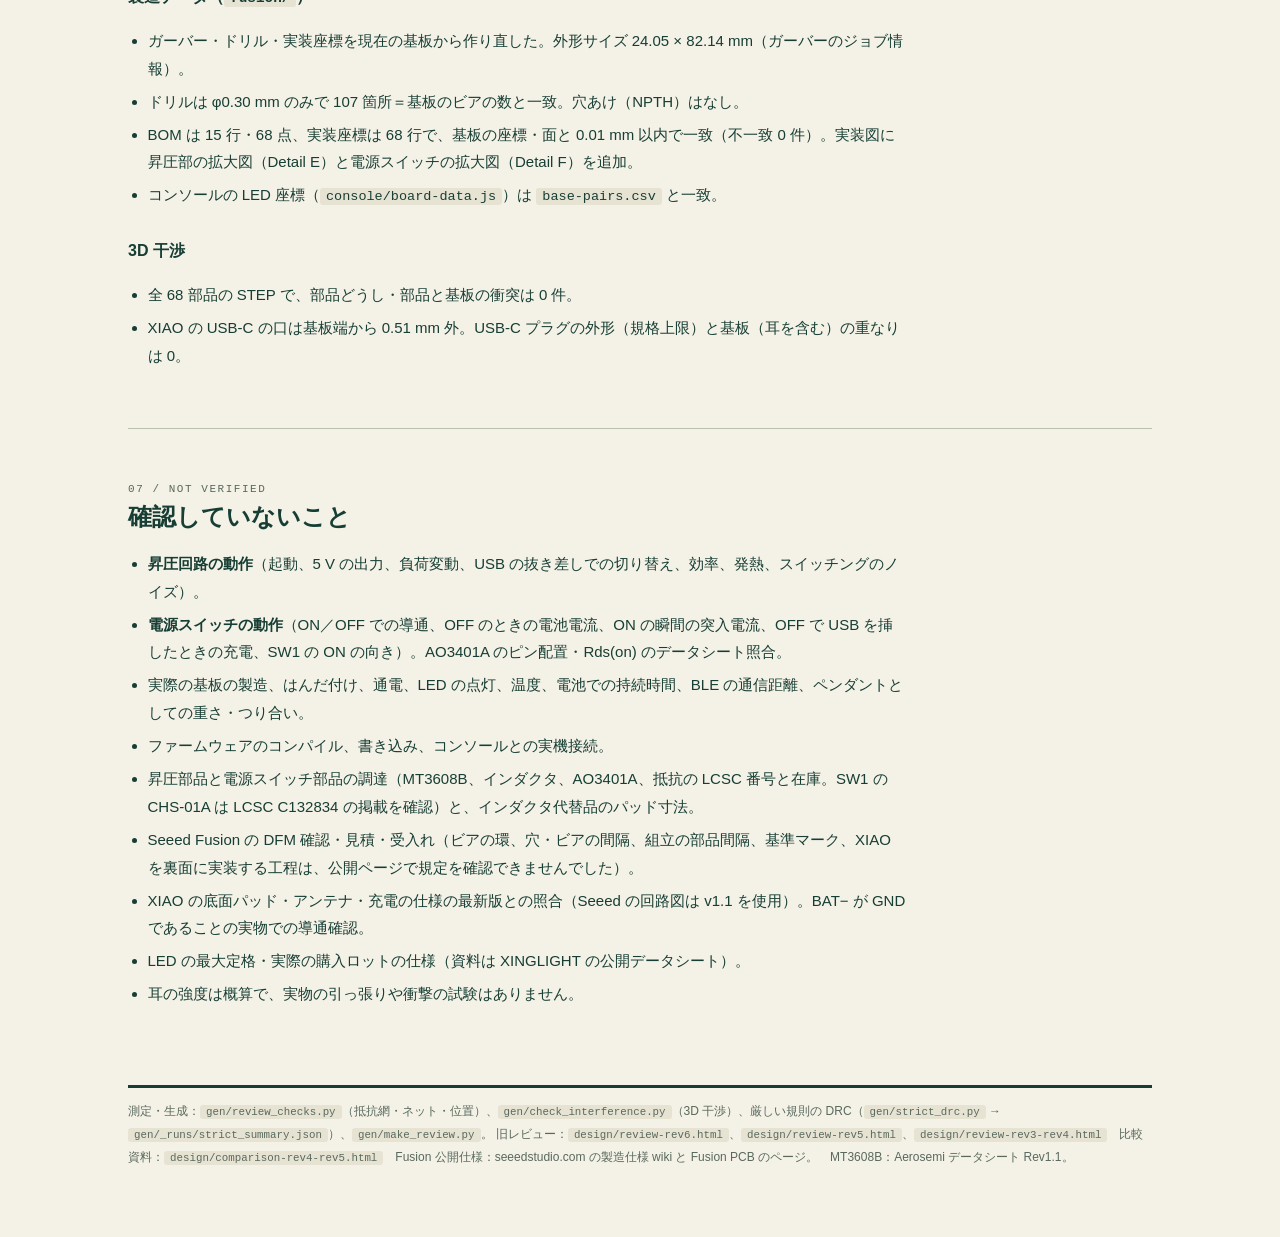
<file: review.html>
<!doctype html>
<html lang="ja"><head><meta charset="utf-8"><meta name="viewport" content="width=device-width,initial-scale=1">
<meta name="description" content="DNA LED 基板 改訂7（24.0 × 82.1 mm、昇圧回路と電源スイッチを追加）のレビュー。配線・ネット連鎖・電源・製造余裕・3D干渉を実測し、未確認の点を整理。">
<title>DNA基板｜改訂7 レビュー</title><style>
:root{--paper:#f4f1e7;--ink:#173e34;--muted:#59695d;--line:#b7c1ad;--rust:#983c2c;--green:#1f5a49;--white:#fcfaf3;--soft:#e8eddc;--amber:#87601c;--softred:#f0dfd2;--softamb:#f3e8c8}
*{box-sizing:border-box}html{scroll-behavior:smooth}body{margin:0;background:var(--paper);color:var(--ink);font:15px/1.85 "Yu Gothic",Meiryo,sans-serif}
main{max-width:1080px;margin:0 auto;padding:34px 28px 80px}a{color:inherit;text-underline-offset:4px}
.mast{display:flex;justify-content:space-between;border-top:3px solid var(--ink);padding-top:10px;font:11px/1.4 monospace;letter-spacing:.08em;color:var(--muted)}
.nav{display:flex;gap:18px;flex-wrap:wrap;margin:14px 0 0;font-size:13px}.nav a{border-bottom:1px solid var(--line);text-decoration:none}
h1{font:700 clamp(30px,5vw,48px)/1.3 "Yu Mincho","Hiragino Mincho ProN",serif;margin:26px 0 8px}h1 em{font-style:normal;color:var(--rust)}
h2{font:700 24px/1.4 "Yu Mincho",serif;margin:0 0 6px}h3{font-size:16px;margin:26px 0 4px}.lab{font:11px monospace;letter-spacing:.14em;color:var(--muted)}
section{padding:44px 0 6px;border-top:1px solid var(--line);margin-top:38px}p{margin:.6em 0;max-width:46em}.lead{font-size:17px}
.verdict{border-left:5px solid var(--rust);background:var(--softred);padding:14px 18px;margin:20px 0;max-width:54em}.verdict b{color:var(--rust)}
.hero{display:grid;grid-template-columns:1fr 330px;gap:34px;align-items:start}.hero figure{display:flex;gap:14px;justify-content:center;background:var(--white);border:1px solid var(--line);border-radius:6px;padding:12px}.hero figure img{width:46%;height:auto}
.kpi{display:grid;grid-template-columns:repeat(4,1fr);margin:24px 0 0;border-top:1px solid var(--ink);border-bottom:1px solid var(--ink)}
.kpi div{padding:14px;border-left:1px solid var(--line)}.kpi div:first-child{border-left:0}.kpi b{display:block;font:700 26px/1.2 Georgia,serif;color:var(--green)}.kpi span{display:block;font-size:12.5px;color:var(--muted);line-height:1.5;margin-top:4px}
.tw{overflow-x:auto;margin-top:16px}table{border-collapse:collapse;width:100%;min-width:720px;background:var(--white);font-size:14px}
th,td{padding:9px 12px;border-bottom:1px solid var(--line);text-align:left;vertical-align:top}thead th{background:var(--ink);color:#fff;font-weight:600}tbody tr:nth-child(even){background:var(--soft)}
.b{display:inline-block;padding:1px 9px;border-radius:99px;font-size:12px;font-weight:700;white-space:nowrap}.ok{color:var(--green)}.b.ok{background:#d7e6d3}.b.warn{background:var(--softamb);color:var(--amber)}.b.bad{background:var(--softred);color:var(--rust)}.b.ref{background:#e4e4dc;color:var(--muted)}
.find{background:var(--white);border:1px solid var(--line);border-left:5px solid var(--line);border-radius:4px;padding:6px 20px 14px;margin:18px 0}.find.bad{border-left-color:var(--rust)}.find.warn{border-left-color:var(--amber)}.find.ref{border-left-color:#9aa597}
.find h3{margin:10px 0 2px}.find .id{font:11px monospace;letter-spacing:.1em;color:var(--muted)}.find p{max-width:none}.src{font-size:12.5px;color:var(--muted)}
ul{max-width:52em;padding-left:1.3em}li{margin:.35em 0}ul.walk{list-style:none;padding-left:0;columns:2;column-gap:30px}ul.walk li{break-inside:avoid;margin:.2em 0}
code{background:#e7e3d3;padding:1px 6px;border-radius:3px;font-size:.9em}.chart{background:var(--white);border:1px solid var(--line);border-radius:6px;padding:12px;max-width:620px}.chart svg{width:100%;height:auto}
.grid2{display:grid;grid-template-columns:1fr 1fr;gap:22px}footer{margin-top:56px;border-top:3px solid var(--ink);padding-top:12px;font-size:12px;color:var(--muted)}
@media(max-width:860px){main{padding:20px 16px 60px}.hero{grid-template-columns:1fr}.kpi{grid-template-columns:1fr 1fr}.grid2,ul.walk{grid-template-columns:1fr;columns:1}}
@media print{body{background:#fff;font-size:11px}main{max-width:none;padding:0}.nav{display:none}section{break-inside:avoid}}
</style></head><body><main>
<div class="mast"><span>DNA / PCB — ENGINEERING REVIEW · REV. 7</span><span>2026.11.07 · KiCad 9.0.4</span></div>
<nav class="nav" aria-label="目次"><a href="#verdict">判定</a><a href="#findings">指摘</a><a href="#carry">前回の指摘の結果</a><a href="#measure">実測</a><a href="#power">電源</a><a href="#files">製造データ</a><a href="#notdone">確認していないこと</a></nav>

<header class="hero"><div>
<h1>電池を<em>切れる</em>スイッチを追加。<br>配線と製造データは<em>整合</em>。</h1>
<p class="lead">改訂7（24.0 × 82.1 mm、68 部品）は、改訂6の昇圧（MT3608B）と USB／電池の自動切り替えに、電池をつなぐ・切る電源スイッチ（スライドスイッチ SW1 と P-MOSFET Q2）を加えた基板です。電池は消灯中も約 19 mA 流れ続けるため、スイッチで根元から切れるようにしました。
KiCad の DRC・ERC に加えて、銅箔の間隔、電源の電圧降下、ネットの連鎖、部品の位置、3D 干渉、製造データを別の方法でも確かめました。</p>
<div class="verdict" id="verdict"><b>判定：回路の接続・形状・製造データに誤りは見つかりませんでした。</b>
電池 → 電源スイッチ → 昇圧（5.0 V）→ LED の経路と、USB があるときは USB を優先する切り替え、スイッチ OFF で電池が切れる回路は、回路・基板・配線で確認できました。
<b>ただし、追加した昇圧回路と電源スイッチは実機で動かしていません。</b>確認をおすすめするのは、昇圧部品と電源スイッチ部品の調達（型番と在庫）、電池の仕様と電流、昇圧の GND の戻り経路（0.2 mm 幅）、吊り穴まわりの肉厚、ビアの環です。実機の製造・点灯・Fusion の受入れ確認は、まだ行っていません。</div></div>
<figure><img src="[data-uri]" alt="改訂7の表面"><img src="[data-uri]" alt="改訂7の裏面"></figure></header>
<div class="kpi">
<div><b>0 / 0 / 0</b><span>DRC：違反・未接続・回路図との差異<br>ERC は警告 3 件（下記）</span></div>
<div><b>0.13 mm</b><span>銅箔どうしの最小間隔の実測<br>Fusion の下限 0.10 mm</span></div>
<div><b>98 mV</b><span>全白（368 mA）時の最遠 LED の電源損失<br>昇圧出力からの往復</span></div>
<div><b>4.8〜5.2 V</b><span>昇圧の出力電圧の範囲（公称 5.0 V）<br>LED の動作 2.5〜5.5 V</span></div></div>

<section><span class="lab">01 / WILL IT LIGHT?</span><h2>「ちゃんと動くか」の判定</h2>
<div class="tw"><table><thead><tr><th>条件</th><th>判定</th><th>根拠と限界</th></tr></thead><tbody>
<tr class=""><td>USB で給電して LED を点灯</td><td><span class="b ok">設計上は成立</span></td><td>USB の 5 V → D2（ショットキー）→ POWER。Q1 が昇圧を止めるので電池は減らない。ダイオードの順電圧（約 0.4 V と見積り）を引いて LED は約 4.5 V。配線の損失は最遠 LED で 101 mV。実機は未確認。</td></tr>
<tr class=""><td>電池だけで LED を点灯</td><td><span class="b ok">設計上は成立</span></td><td>電池（VBAT）→ L1 → MT3608B → D1 → POWER（5.0 V）。出力電圧は帰還抵抗 110 kΩ／15 kΩ で決まり、部品の公差を入れて 4.81〜5.19 V。<b>実機での起動・出力は未確認。</b></td></tr>
<tr class=""><td>USB を抜く・挿す瞬間</td><td><span class="b warn">要確認</span></td><td>USB を抜くと Q1 が切れて昇圧が起動する。起動までの間は、昇圧の IC を通らず電池からインダクタとダイオード経由で LED に約 3.4 V が届く。LED が一瞬暗くなる、または再起動する可能性がある。USB を挿すと Q1 が EN を落とし、USB 経由に切り替わる。</td></tr>
<tr class=""><td>電源スイッチ ON／OFF（USB なし）</td><td><span class="b ok">設計上は成立</span></td><td>電池（BAT_RAW）→ Q2（P-MOSFET）→ VBAT。ON：SW1 がゲートを GND に落とし Q2 が導通。OFF：R6 がゲートをソースに保ち Q2 が切れ、ボディダイオードも電池 → VBAT を止める。OFF では電池の電流はほぼ 0（待機の約 19 mA は止まる）。<b>実機は未確認</b>（R7-01）。</td></tr>
<tr class=""><td>電池をつないだまま USB で給電（充電）</td><td><span class="b ok">設計上は成立</span></td><td>電池 → Q2 → VBAT → XIAO の BAT+（ネット一致を確認）。ON のときは満充電まで充電できる（充電は XIAO の機能）。OFF で USB を挿すと、Q2 のボディダイオード経由で電池は 3.5 V 程度までしか充電されない。電池の極性・仕様は未確認。</td></tr>
<tr class=""><td>XIAO D6 → 24 個の LED を順に制御</td><td><span class="b ok">配線は成立</span></td><td>D6 → R1（100 Ω）→ U2.DIN → … → U25 の 23 段をネットで確認。ファームウェアは未コンパイル・未書き込み（USB 給電のときだけ動く処理は削除済み）。</td></tr>
<tr class=""><td>3.3 V の信号を LED が読めるか</td><td><span class="b warn">条件付き</span></td><td>LED 資料 p.5：VDD=5 V での入力 High は 2.8 V 以上、Low は 1.6 V 以下。XIAO の 3.3 V は上回る。昇圧の出力が 4.8 V 台でも条件は近い。実波形は未測定。</td></tr>
<tr class=""><td>Bluetooth（BLE）</td><td><span class="b warn">未確認</span></td><td>XIAO の周囲の銅箔・昇圧のスイッチングとアンテナの位置関係は要確認（R6-06）。コンソールは USB シリアルを使うので、LED 点灯には影響しない。</td></tr>
<tr class=""><td>Seeed Fusion での製造・組立</td><td><span class="b warn">見込みは良好</span></td><td>実測の余裕は公開仕様を満たす。ビアの環だけ規定を確認できなかった（R5-03）。昇圧・電源スイッチ部品の調達は未確認（R6-01、R7-01）。Fusion の DFM 確認は未実施。</td></tr>
</tbody></table></div></section>

<section id="findings"><span class="lab">02 / FINDINGS</span><h2>指摘</h2>
<p>「要判断」は設計仕様の決めが必要なもの、「要確認」は実部品・製造先・実機で確かめるもの、「参考」は知っておけばよいものです。要判断はありません。今回は、電源スイッチに関する要確認（R7-01）が新しく加わりました。</p>

<div class="find warn"><span class="id">R7-01 ／ 要確認 ／ 改訂7で追加</span><h3>電源スイッチ（SW1 ＋ Q2 ＋ R6）は実機で動かしていない。部品の調達も未確認</h3>
<p>改訂6では電池は消灯中も昇圧と LED の待機電流で約 19 mA（概算）流れ続けていました。そこで、電池と回路の間に電源スイッチを入れました。小型の SMD スライドスイッチは定格が 50〜300 mA で、電池の電流（通常 0.05〜0.14 A、全白で最大 0.73 A）を直接は流せないため、
<b>スイッチは P-MOSFET（Q2、AO3401A）のゲートだけを切り替え</b>、電流は Q2 が流す方式にしました。接続は、J1 の 1 番ピン（電池＋）→ Q2 のソース、Q2 のドレイン → VBAT（XIAO の BAT＋、昇圧の入力）、R6（100 kΩ）でゲートをソースに引き上げ（OFF）、SW1 でゲートを GND に接続（ON）です。</p>
<p>電池から昇圧までの降下は、3.0 V の電池・0.73 A で <b>93 mV</b>（BAT_RAW の配線 5 mV、Q2 のオン抵抗 62 mV、VBAT の配線 26 mV）です。Q2 のオン抵抗は 85 mΩ（AO3401A の一般的な仕様で、Vgs = −2.5 V のときの上限として置いた値。データシートは今回取得していません）で見積もりました。</p>
<p>確認が必要なのは次の点です。①SW1 のどちらの向きが ON かは、スイッチ本体の表示（ON）に従います（基板のシルクは「PWR」だけ）。②部品：SW1 は Nidec Copal CHS-01A（LCSC C132834 に掲載を確認、定格 100 mA・6 VDC はゲート駆動なので足りる）、AO3401A と R6 の LCSC 番号は未確認です（BOM のリンクは検索ページ）。
③スイッチ ON の瞬間に、昇圧の入力コンデンサ（10 µF × 2）などへ突入電流が流れます。電池の保護回路が働かないか、実機で確かめてください。④Q2 は電池の逆接続を防ぎません（極性は従来どおり、つなぐ前に確認）。
⑤OFF のまま USB を挿すと、電池は Q2 のボディダイオード経由で 3.5 V 程度までしか充電されません（満充電は ON で）。</p>
<p class="src">根拠：回路図とネットリスト、基板の配線から計算した抵抗網（<code>gen/review_checks.py</code>）。AO3401A のピン配置（1 ゲート、2 ソース、3 ドレイン）と Rds(on) は一般的な仕様に基づく記述で、データシートでの照合は未実施です。</p></div>

<div class="find warn"><span class="id">R6-01 ／ 要確認 ／ 改訂6で追加</span><h3>昇圧回路は実機で動かしていない。部品の調達も未確認</h3>
<p>追加した 13 部品（MT3608B、10 µH インダクタ、ショットキー 2 個、MOSFET、10 µF ×4、抵抗 ×4）は、データシートの標準回路（Fig.1：5 V 出力、110 kΩ／15 kΩ）に沿って選び、定格の余裕を計算しました。
入力電流の最大（全白・3.0 V の電池）は約 0.73 A で、インダクタの実効電流 1.2 A、飽和電流 1.3 A、ダイオード 1 A、MT3608B のスイッチ電流制限 4 A のいずれにも収まります。出力コンデンサは合計 30 µF（公称）で、データシートの推奨 22 µF 以上です。</p>
<p>確認が必要なのは次の点です。①起動・5 V 出力・切り替え・効率・発熱・ノイズは、実機で測るまで分かりません。②MT3608B の LCSC 番号、Bourns SRN4018TA-100M の LCSC 番号、抵抗（110 kΩ、15 kΩ、100 kΩ）の LCSC 番号は確認できていません（BOM のリンクは検索ページ）。Fusion が調達できない場合の代替品は <code>fusion/BOM_detail.xlsx</code> に書きました。③インダクタの代替（Sunlord SWPA4020S100MT）は、パッド寸法を確認してから使ってください。</p>
<p class="src">根拠：MT3608B データシート Rev1.1（Aerosemi、取得日 2026-11-06）、Bourns SRN4018TA-100M の仕様（販売店の掲載値）、ネットリスト。部品の入手性は検索結果の範囲です。</p></div>

<div class="find warn"><span class="id">R6-02 ／ 要確認 ／ 前回の指摘 07（電池の仕様）に対応</span><h3>電池の仕様と、電池から流れる電流</h3>
<p>全白（LED 24 個で 0.37 A、5 V）のとき、電池から流れる電流は 3.7 V で約 0.58 A、3.0 V で約 0.73 A です（昇圧の効率 85 % の仮定）。ファームウェアの明るさ上限（128/255）では約半分です。
容量 500 mAh の電池なら、全白で約 0.9 時間、上限どおりで約 1.7 時間の見積りです（概算で、実測ではありません）。容量が小さい電池（150 mAh 以下）は、全白で 4C 前後になるので避けてください。消灯中も昇圧と LED の待機電流で約 19 mA（概算）流れるため、使わないときは電源スイッチを OFF にしてください（R7-01）。</p>
<p>電池は<b>保護回路付きの 1 セル（3.7 V）</b>を使ってください。MT3608B は入力 2.4 V 付近で止まりますが、電池の過放電を防ぐ回路は基板にありません（電源スイッチは手動です）。J1 の 1 番ピン（基板の「+」側）が電池の＋です。JST PH の電池ケーブルは売り場によって赤黒の並びが逆の場合があるので、実物の極性を確かめずにつなぐと、XIAO や電池を壊すことがあります。</p></div>

<div class="find warn"><span class="id">R6-03 ／ 要確認 ／ 改訂6で追加</span><h3>昇圧の GND の戻り経路が 0.2 mm 幅で、許容電流に近い</h3>
<p>基板には GND の面（ベタ）がなく、GND は 0.2 mm 幅の配線です。昇圧の入力電流が電池へ戻る経路は、全白・3.0 V の電池で最大 0.73 A が、幅 0.2 mm の銅箔を通ります。同じ幅の外層の許容電流は、温度上昇 10 K で約 0.74 A（IPC-2221）で、ほぼ同じ値です。
ファームウェアの明るさ上限（128/255）では約 0.36 A、3.7 V の電池の全白でも約 0.58 A なので、実用上は余裕がありますが、全白を長く続けるとこの経路が温まります。</p>
<p>昇圧の大電流の線（BAT_RAW、VBAT、SW）は 0.4 mm 幅で引きました（VBAT の最大電流 0.73 A）。スイッチ端子（SW）の配線は 5.1 mm と短くまとまっています。
改善案：GND を 0.4 mm 以上にする、または襟の部分に GND の銅箔（ベタ）を追加する。データシートも「強い GND 面」を勧めています。</p></div>

<div class="find ref"><span class="id">R6-04 ／ 参考 ／ 前提の確認</span><h3>電池のマイナス（BAT−）を GND に直結した</h3>
<p>昇圧の入力電流を XIAO の内部経由で戻さないため、J1 の 2 番ピンと XIAO の BAT−パッドを、基板上で GND につなぎました。Seeed の XIAO nRF52840 回路図（v1.1）では、電池は VBAT と GND だけで、BAT− は GND そのものです。この前提は回路図で確認しましたが、実物のモジュールでの導通は測っていません。
ERC は、電池の＋と電源フラグ、BAT− と GND の端子の型の組み合わせについて警告を出します（意図した接続です）。</p></div>

<div class="find warn"><span class="id">R5-02 ／ 要確認 ／ 改訂5で生じた点</span><h3>吊り穴まわりの肉厚が 1.0 mm</h3>
<p>吊り穴は φ2.0 mm の穴 2 つで、耳（幅 4 mm、先端 y=150.5 mm）の穴の縁から外形までが <b>0.98 mm</b> です（FR4 厚 1.6 mm）。改訂4の穴（φ3.0 mm）は先端の周りが約 2.1 mm ありました。</p>
<p><b>概算：</b>ペンダントを約 10 g、動いたときの衝撃を 10 倍（1 N）とし、耳の先端がちぎれる面（穴の縁から外形まで 1.0 mm、2 面、厚 1.6 mm の合計 3.2 mm²）に FR4 のせん断強度を 40 MPa（一般的な値の仮定）とすると、耐えられる力は約 130 N で、安全率は約 100 です。静的な強度は足りる見積りですが、
金属のチェーンや指輪で縁がこすれて削れる、落とした衝撃で耳が欠ける、といった使い方の面では余裕が小さい部分です。気になる場合は、耳を 6 mm 幅にして穴の縁から 1.5 mm 以上取る方法があります。</p>
<p class="src">根拠：外形データ（<code>design/dna-geometry.json</code>）からの実測。強度は概算で、実物の試験はありません。穴の円は外形層の 128 角形で出力されます（Fusion の DFM で問題にならないか、発注時に確認してください）。</p></div>

<div class="find warn"><span class="id">R5-03 ／ 要確認 ／ 製造</span><h3>ビアの環が 0.13 mm</h3>
<p>ビアはパッド 0.56 mm・穴 0.30 mm で、環（穴の縁からパッドの縁まで）は <b>0.13 mm</b>、107 個すべて同じです。Seeed Fusion の公開ページ（製造仕様の wiki・製品ページ）では、最小穴径 0.2 mm は読み取れましたが、環やビアのパッド径の規定は見つかりませんでした。
古い資料に 0.15 mm 以上という記載があるという情報もありますが、現行の値とは確認できていません。</p>
<p><b>対応：</b>発注時に Fusion の DFM 確認を受けてください。0.15 mm が必要と言われた場合は、ビアのパッドを 0.60 mm にして配線をやり直します（ルーターの設定 <code>VIAD</code> と <code>gen/route_apply.py</code> のビア径を変えて再配線します。ただし、間隔の余裕は減ります）。</p></div>

<div class="find ref"><span class="id">R6-06 ／ 参考（前回の R5-05 を更新）</span><h3>XIAO のアンテナ側に配線の銅箔と昇圧回路がある</h3>
<p>XIAO の上端（らせんに向く側、モジュールの端は y=124 mm）を含む帯（x 90〜110、y 121〜129 mm）に、48 mm 分の配線があります。さらに、昇圧回路は襟の表面（y 127〜141 mm）にあり、1.2 MHz で動くスイッチ部（インダクタとダイオード）はアンテナ側の端（y=124 mm）から約 4〜11 mm の位置です（L1 の端が 4 mm、D1 が 8 mm）。
電源スイッチ（SW1、金属の端子と本体）も襟の左側（y 128〜135 mm）にあります。アンテナの位置と銅箔の禁止範囲は Seeed の資料で確認していません。BLE を使うときは、昇圧が動いている状態で通信距離を実測してください。</p></div>

<div class="find ref"><span class="id">R6-07 ／ 参考</span><h3>シルク・LED 間隔・USB の電流</h3>
<ul><li>襟のシルクは、昇圧部品の場所をあけるため、START/STOP と凡例 3 行（A=T 2 BONDS…、2 TURNS…、WATSON CRICK…）を削除し、REV の表記を「REV 7」にしました。「+」「−」は J1 のそばに移し、電源スイッチのそばに「PWR」を入れました。</li>
<li>LED の枠線 8 本の端が、外形に 0.08〜0.2 mm まで近づいています（DRC は警告扱い）。製造の外形の公差（±0.2 mm）で、端がわずかに欠ける可能性があります。</li>
<li>LED 間隔が 5.5 mm なので、隣の LED の光が混ざりやすくなります。らせん内の窓は消えて、襟の上のスリットだけです。</li>
<li>USB で給電するときは、LED 全白の 0.37 A に XIAO と電池の充電（最大 100 mA）が加わり、約 0.48 A で USB の 0.5 A に近づきます。ファームウェアの明るさ上限（128/255）では約 0.19 A です。</li></ul></div>

<div class="find ref"><span class="id">R6-08 ／ 参考 ／ 資料の食い違い（今回修正）</span><h3>文書の更新</h3>
<ul><li>旧 <code>review.html</code>（改訂6）は <code>design/review-rev6.html</code>、改訂5は <code>design/review-rev5.html</code>、さらに前のレビューは <code>design/review-rev3-rev4.html</code> にあります。</li>
<li><code>lp/</code>（試作ページと 3D 画像）、<code>console/README.md</code>、2 つのファームウェアの冒頭、<code>fusion/README.md</code>、<code>design/README.md</code>、比較資料を、電源スイッチを加えた改訂7に合わせて更新しました。</li></ul></div>
</section>

<section id="carry"><span class="lab">03 / CARRY-OVER</span><h2>前回（改訂3）の指摘 01〜09 の結果</h2>
<div class="tw"><table><thead><tr><th>前回の指摘</th><th>現在</th><th>根拠</th></tr></thead><tbody>
<tr class=""><td>01 LED の VDD と DOUT が逆</td><td><span class="b ok">解決</span></td><td>パッド 1=DOUT（左上）、2=VDD（右上）、3=GND（左下）、4=DIN（右下）。LED 資料 p.10 の上面図と一致。パッドの機能（ネット）は全 24 個で確認。座標は U2・U3 で確認（全 LED が同じフットプリントで、向きは 0°/180° のみ）。</td></tr>
<tr class=""><td>02 電源・GND・24 段の信号を配線</td><td><span class="b ok">解決</span></td><td>DRC 未接続 0。ネットの連鎖を基板上で確認（下の一覧）。</td></tr>
<tr class=""><td>03 電池単独の LED 給電</td><td><span class="b ok">解決（設計・実装）</span></td><td>昇圧（MT3608B）と USB／電池の自動切り替えを追加。<b>実機は未確認</b>（R6-01）。</td></tr>
<tr class=""><td>04 LED 近傍のコンデンサ</td><td><span class="b ok">解決</span></td><td>C1〜C24（100 nF）が各 LED の真裏、C25（10 µF）が入口。LED のパッド〜コンデンサ間の銅箔の長さは平均 3.4 mm、最大 7.0 mm（GND 側 最大 4.0 mm）。</td></tr>
<tr class=""><td>05 3.3 V の信号</td><td><span class="b warn">条件付き</span></td><td>100 Ω の直列抵抗 R1 を実装。しきい値は満たす見込み。実波形は未測定。</td></tr>
<tr class=""><td>06 ファームウェア</td><td><span class="b warn">コードあり・未検証</span></td><td>D6・24 個・GRB・明るさ上限 128。電池でも動くよう、USB 給電のときだけ動く処理を削除。未コンパイル・未書き込み。</td></tr>
<tr class=""><td>07 XIAO 裏面実装と電池</td><td><span class="b warn">一部</span></td><td>U1 は裏面の底面パッドで実装する前提。電池の仕様と極性は → R6-02。</td></tr>
<tr class=""><td>08 ERC と製造ルール</td><td><span class="b warn">一部</span></td><td>ERC は警告 3 件（ラベル 1、端子の型の組み合わせ 2）。DRC の規則は最小間隔・最小線幅が 0 のままだが、実測と Fusion 公開仕様を比較して余裕を確認した（下の表）。</td></tr>
<tr class=""><td>09 USB-C プラグの干渉</td><td><span class="b ok">解決</span></td><td>USB-C の差込口は y=146.51 mm で基板端（146.0）より外。プラグ外形（規格上限 12.35 × 6.5 mm）と基板の重なり 0.0 mm³。耳の内側の間隔 16 mm、片側の余裕 1.83 mm。</td></tr>
</tbody></table></div></section>

<section id="measure"><span class="lab">04 / MEASUREMENTS</span><h2>製造に対する余裕の実測</h2>
<p>DRC の規則が 0 のままだと「違反 0」は余裕を表しません。そこで、一時的に厳しい規則（間隔 1.0 mm 以上など）を KiCad に与え、違反の「実測値」の最小を集めました。Fusion の値は 2026-11-06 に公式ページ（製造仕様の wiki、製品ページ）で読んだものです。</p>
<div class="tw"><table><thead><tr><th>項目</th><th>この基板の実測</th><th>Fusion の公開仕様</th><th>余裕</th><th>判定</th></tr></thead><tbody><tr class=""><td>銅箔どうしの最小間隔（別ネット）</td><td>0.131 mm</td><td>0.102 mm（4 mil）</td><td>約1.3倍</td><td><span class="b ok">余裕あり</span></td></tr><tr class=""><td>最小線幅（信号／電源・GND／昇圧の大電流）</td><td>0.15 ／ 0.20 ／ 0.40 mm</td><td>0.102 mm（4 mil）</td><td>約1.5倍以上</td><td><span class="b ok">余裕あり</span></td></tr><tr class=""><td>銅箔〜基板外形（穴を含む）</td><td>0.602 mm</td><td>0.3 mm 以上（このプロジェクトの規則は 0.5 mm）</td><td>約2.0倍</td><td><span class="b ok">余裕あり</span></td></tr><tr class=""><td>LED パッドの間（ソルダーマスクのダム）</td><td>0.39 mm</td><td>0.32 mm 以上（緑・通常）／0.35 mm 以上（他色）</td><td>1.1〜1.2倍</td><td><span class="b ok">足りる</span></td></tr><tr class=""><td>ビア（パッド／穴／環）</td><td>0.56 ／ 0.30 ／ 0.13 mm</td><td>最小穴 0.2 mm。環・パッド径の規定は公開ページで確認できず</td><td>—</td><td><span class="b warn">要確認</span></td></tr><tr class=""><td>ビア穴の縁どうし／穴〜銅箔</td><td>0.32 ／ 0.266 mm</td><td>規定は公開ページで確認できず（このプロジェクトの規則は 0.25 mm）</td><td>—</td><td><span class="b warn">要確認</span></td></tr><tr class=""><td>シルク（線幅／文字高さ）</td><td>0.12〜0.15 ／ 0.8 mm</td><td>線幅 0.10 mm（4 mil）以上、文字高さ 0.58 mm（23 mil）以上</td><td>約1.2〜1.4倍</td><td><span class="b ok">足りる</span></td></tr><tr class=""><td>外形内の穴・抜き（吊り穴φ2.0 mm、襟上のスリット）</td><td>最小幅 2.0 mm</td><td>非メッキのスロット 0.8 mm 以上</td><td>2.5倍</td><td><span class="b ok">余裕あり</span></td></tr><tr class=""><td>基板サイズ</td><td>24.0 × 82.1 mm</td><td>10 × 10 〜 500 × 500 mm</td><td>—</td><td><span class="b ok">範囲内</span></td></tr></tbody></table></div>
<p class="src">ビアは表裏とも被覆（テンティング）の設定です。外形の穴は 128 角形の外形線で出力されます。製造先の最終確認は、発注時の Fusion の DFM 確認によります。</p></section>

<section id="power"><span class="lab">05 / POWER</span><h2>電源</h2>
<h3>LED までの電圧降下（基板の銅箔から計算）</h3>
<p>基板の実際のトラックとビアから抵抗網を作り（銅 35 µm、0.49 mΩ/□、ビア 1.1 mΩ）、電源の出口（電池動作は D1 のカソードと昇圧の GND、USB 動作は D2 のカソードと XIAO の GND）から各 LED のパッドまでの電位差を計算しました。LED は定電流（R・G・B 各 5 mA）なので、全白でも 1 個あたり約 15.35 mA です。</p>
<div class="tw"><table><thead><tr><th>負荷</th><th>動作</th><th>電源側の最大降下</th><th>GND 側の最大上昇</th><th>最も損失の大きい LED（U2）</th></tr></thead><tbody>
<tr class=""><td>全白 15.35 mA／個（368 mA）</td><td>電池</td><td>60 mV</td><td>38 mV</td><td><b>98 mV</b></td></tr>
<tr class=""><td>全白 15.35 mA／個（368 mA）</td><td>USB</td><td>56 mV</td><td>45 mV</td><td><b>101 mV</b></td></tr>
<tr class=""><td>2 倍の余裕 30 mA／個（720 mA）</td><td>電池</td><td>117 mV</td><td>75 mV</td><td><b>191 mV</b></td></tr>
</tbody></table></div>
<div class="chart"><svg viewBox="0 0 560 184" role="img" aria-label="LED ごとの電源損失"><rect x="30.0" y="27.6" width="18.2" height="122.4" fill="#1f5a49"/><text x="39.1" y="162" font-size="8.5" text-anchor="middle" fill="#59695d">2</text><text x="39.1" y="24.6" font-size="8" text-anchor="middle" fill="#173e34">98</text><rect x="52.2" y="29.0" width="18.2" height="121.0" fill="#1f5a49"/><text x="61.3" y="162" font-size="8.5" text-anchor="middle" fill="#59695d">3</text><text x="61.3" y="26.0" font-size="8" text-anchor="middle" fill="#173e34">97</text><rect x="74.3" y="28.6" width="18.2" height="121.4" fill="#1f5a49"/><text x="83.4" y="162" font-size="8.5" text-anchor="middle" fill="#59695d">4</text><text x="83.4" y="25.6" font-size="8" text-anchor="middle" fill="#173e34">97</text><rect x="96.5" y="29.5" width="18.2" height="120.5" fill="#1f5a49"/><text x="105.6" y="162" font-size="8.5" text-anchor="middle" fill="#59695d">5</text><text x="105.6" y="26.5" font-size="8" text-anchor="middle" fill="#173e34">96</text><rect x="118.7" y="32.8" width="18.2" height="117.2" fill="#1f5a49"/><text x="127.8" y="162" font-size="8.5" text-anchor="middle" fill="#59695d">6</text><text x="127.8" y="29.8" font-size="8" text-anchor="middle" fill="#173e34">94</text><rect x="140.8" y="30.6" width="18.2" height="119.4" fill="#1f5a49"/><text x="149.9" y="162" font-size="8.5" text-anchor="middle" fill="#59695d">7</text><text x="149.9" y="27.6" font-size="8" text-anchor="middle" fill="#173e34">96</text><rect x="163.0" y="33.6" width="18.2" height="116.4" fill="#1f5a49"/><text x="172.1" y="162" font-size="8.5" text-anchor="middle" fill="#59695d">8</text><text x="172.1" y="30.6" font-size="8" text-anchor="middle" fill="#173e34">93</text><rect x="185.2" y="32.1" width="18.2" height="117.9" fill="#1f5a49"/><text x="194.3" y="162" font-size="8.5" text-anchor="middle" fill="#59695d">9</text><text x="194.3" y="29.1" font-size="8" text-anchor="middle" fill="#173e34">94</text><rect x="207.3" y="35.5" width="18.2" height="114.5" fill="#1f5a49"/><text x="216.4" y="162" font-size="8.5" text-anchor="middle" fill="#59695d">10</text><text x="216.4" y="32.5" font-size="8" text-anchor="middle" fill="#173e34">92</text><rect x="229.5" y="36.0" width="18.2" height="114.0" fill="#1f5a49"/><text x="238.6" y="162" font-size="8.5" text-anchor="middle" fill="#59695d">11</text><text x="238.6" y="33.0" font-size="8" text-anchor="middle" fill="#173e34">91</text><rect x="251.7" y="45.1" width="18.2" height="104.9" fill="#1f5a49"/><text x="260.8" y="162" font-size="8.5" text-anchor="middle" fill="#59695d">12</text><text x="260.8" y="42.1" font-size="8" text-anchor="middle" fill="#173e34">84</text><rect x="273.8" y="39.0" width="18.2" height="111.0" fill="#1f5a49"/><text x="282.9" y="162" font-size="8.5" text-anchor="middle" fill="#59695d">13</text><text x="282.9" y="36.0" font-size="8" text-anchor="middle" fill="#173e34">89</text><rect x="296.0" y="46.3" width="18.2" height="103.7" fill="#1f5a49"/><text x="305.1" y="162" font-size="8.5" text-anchor="middle" fill="#59695d">14</text><text x="305.1" y="43.3" font-size="8" text-anchor="middle" fill="#173e34">83</text><rect x="318.2" y="42.6" width="18.2" height="107.4" fill="#1f5a49"/><text x="327.2" y="162" font-size="8.5" text-anchor="middle" fill="#59695d">15</text><text x="327.2" y="39.6" font-size="8" text-anchor="middle" fill="#173e34">86</text><rect x="340.3" y="47.8" width="18.2" height="102.2" fill="#1f5a49"/><text x="349.4" y="162" font-size="8.5" text-anchor="middle" fill="#59695d">16</text><text x="349.4" y="44.8" font-size="8" text-anchor="middle" fill="#173e34">82</text><rect x="362.5" y="47.1" width="18.2" height="102.9" fill="#1f5a49"/><text x="371.6" y="162" font-size="8.5" text-anchor="middle" fill="#59695d">17</text><text x="371.6" y="44.1" font-size="8" text-anchor="middle" fill="#173e34">82</text><rect x="384.7" y="59.0" width="18.2" height="91.0" fill="#1f5a49"/><text x="393.8" y="162" font-size="8.5" text-anchor="middle" fill="#59695d">18</text><text x="393.8" y="56.0" font-size="8" text-anchor="middle" fill="#173e34">73</text><rect x="406.8" y="54.9" width="18.2" height="95.1" fill="#1f5a49"/><text x="415.9" y="162" font-size="8.5" text-anchor="middle" fill="#59695d">19</text><text x="415.9" y="51.9" font-size="8" text-anchor="middle" fill="#173e34">76</text><rect x="429.0" y="61.1" width="18.2" height="88.9" fill="#1f5a49"/><text x="438.1" y="162" font-size="8.5" text-anchor="middle" fill="#59695d">20</text><text x="438.1" y="58.1" font-size="8" text-anchor="middle" fill="#173e34">71</text><rect x="451.2" y="59.9" width="18.2" height="90.1" fill="#1f5a49"/><text x="460.2" y="162" font-size="8.5" text-anchor="middle" fill="#59695d">21</text><text x="460.2" y="56.9" font-size="8" text-anchor="middle" fill="#173e34">72</text><rect x="473.3" y="63.6" width="18.2" height="86.4" fill="#1f5a49"/><text x="482.4" y="162" font-size="8.5" text-anchor="middle" fill="#59695d">22</text><text x="482.4" y="60.6" font-size="8" text-anchor="middle" fill="#173e34">69</text><rect x="495.5" y="66.0" width="18.2" height="84.0" fill="#1f5a49"/><text x="504.6" y="162" font-size="8.5" text-anchor="middle" fill="#59695d">23</text><text x="504.6" y="63.0" font-size="8" text-anchor="middle" fill="#173e34">67</text><rect x="517.7" y="73.6" width="18.2" height="76.4" fill="#1f5a49"/><text x="526.8" y="162" font-size="8.5" text-anchor="middle" fill="#59695d">24</text><text x="526.8" y="70.6" font-size="8" text-anchor="middle" fill="#173e34">61</text><rect x="539.8" y="71.6" width="18.2" height="78.4" fill="#1f5a49"/><text x="548.9" y="162" font-size="8.5" text-anchor="middle" fill="#59695d">25</text><text x="548.9" y="68.6" font-size="8" text-anchor="middle" fill="#173e34">63</text><line x1="28" y1="150" x2="560" y2="150" stroke="#173e34"/><text x="0" y="10" font-size="9" fill="#59695d">mV</text><text x="28" y="178" font-size="9" fill="#59695d">U2〜U25（電池動作・全白）。昇圧の出力から LED までの電源と GND の往復の損失</text></svg></div>
<h3>電池から昇圧までの経路</h3>
<div class="tw"><table><thead><tr><th>電池の電圧</th><th>電池から流れる電流（概算）</th><th>J1 → Q2 の配線</th><th>Q2 のオン抵抗（見積り）</th><th>Q2 → インダクタの配線</th><th>合計</th><th>昇圧の GND → 電池の降下</th></tr></thead><tbody>
<tr class=""><td>3.7 V</td><td>0.58 A</td><td>4 mV</td><td>49 mV</td><td>20 mV</td><td><b>74 mV</b></td><td>20 mV</td></tr>
<tr class=""><td>3.0 V（空に近い）</td><td>0.73 A</td><td>5 mV</td><td>62 mV</td><td>26 mV</td><td><b>93 mV</b></td><td>25 mV</td></tr>
</tbody></table></div>
<ul><li>LED の動作電圧は 2.5〜5.5 V（資料 p.5）。昇圧の出力は 4.81〜5.19 V、配線の損失は 0.1〜0.2 V なので問題ありません（USB 動作では D2 の順電圧で約 4.5 V）。この昇圧は、電池の電圧が下がっても 5 V 近くを保つので、LED の色（A/T/G/C の識別色）が電池の残量で変わりません。</li>
<li>各配線の最大電流：電源の本線 0.37 A（幅 0.2 mm）、LED の GND 戻り 0.37 A（幅 0.2 mm）、電池〜スイッチ 0.73 A（幅 0.4 mm）、スイッチ〜インダクタ 0.73 A（幅 0.4 mm）、昇圧の GND 戻り 0.73 A（幅 0.2 mm → R6-03）。0.2 mm 幅の許容電流は約 0.74 A（10 K 上昇、IPC-2221）。</li>
<li>この計算は直流で、銅箔の温度・接触抵抗・昇圧のスイッチング（1.2 MHz）の影響・XIAO の USB 5 V 経路の降下は含みません。実機の測定が必要です。</li></ul></section>

<section id="files"><span class="lab">06 / NETS & FILES</span><h2>ネット・部品・製造データの整合</h2>
<h3>基板上のネットの確認（KiCad の基板データから）</h3><ul class="walk"><li><span class="ok">✔</span> R1.2 -> U2.DIN</li><li><span class="ok">✔</span> U1.D6 -> R1.1</li><li><span class="ok">✔</span> U(n).DOUT -> U(n+1).DIN, 23 hops</li><li><span class="ok">✔</span> U25.DOUT unconnected (CODON_END)</li><li><span class="ok">✔</span> every LED pad 2 = POWER, pad 3 = GND</li><li><span class="ok">✔</span> C(n-1) POWER/GND under U(n), same centre, back side</li><li><span class="ok">✔</span> POWER pads = 54: 24 LED VDD + C1-C25, C27, C29 + D1.K, D2.K, R2.1 (U1 is not on it)</li><li><span class="ok">✔</span> GND pads = 61: 24 LED + C1-C29 + U1 GND/BAT-, J1.2, U26, Q1.S, R3, R5, SW1.2</li><li><span class="ok">✔</span> VUSB = U1.VUSB, D2.A, Q1.G, R5.1</li><li><span class="ok">✔</span> VBAT (after the power switch) = Q2.D, U1.BAT+, U26.IN, L1.1, R4.1, C26.1, C28.1</li><li><span class="ok">✔</span> BAT_RAW (battery side of the switch) = J1.1, Q2.S, R6.1</li><li><span class="ok">✔</span> PWR_G (gate of the power switch) = Q2.G, R6.2, SW1.1 (SW1.2 is on GND)</li><li><span class="ok">✔</span> Q2 is a P-MOSFET with the source on the battery side: no net other than BAT_RAW on its source, drain on VBAT, J1.1 not directly on VBAT</li><li><span class="ok">✔</span> SW = U26.SW, L1.2, D1.A</li><li><span class="ok">✔</span> BOOST_EN = U26.EN, Q1.D, R4.2</li><li><span class="ok">✔</span> FB = U26.FB, R2.2, R3.1</li><li><span class="ok">✔</span> feedback divider R2 110k / R3 15k: output = 0.6 V x (1 + R2/R3) = 5.00 V</li><li><span class="ok">✔</span> every footprint value matches the schematic part (U26 MT3608B, L1 10uH, D1/D2 1N5819HW, Q1 2N7002, Q2 AO3401A, R6 100k, SW1 slide switch)</li><li><span class="ok">✔</span> battery return: J1.2 and U1.BAT- are on GND (BAT- is the XIAO GND)</li><li><span class="ok">✔</span> U1 is not connected to POWER (LED power only through D1 / D2)</li></ul>
<h3>改訂6から変えたこと・変えていないこと</h3>
<ul><li>追加：電源スイッチの 3 部品（SW1、Q2、R6、表面の襟）。J1 の 1 番ピンと XIAO の BAT＋は、直結から Q2 を挟む接続（BAT_RAW と VBAT）に変更。シルクは REV 7 と PWR。改訂6の昇圧と電源切り替えの 13 部品、電池のマイナスの GND 直結は継続。</li>
<li>変えていない：らせんの形（24.0 × 82.09 mm）、LED 24 個とコンデンサ 24 個の位置・向き・面、U1・J1・R1・C25 の位置、LED のデータ連鎖（U2 → U25）。</li>
<li>回路図を更新（部品 16 点とネットの追加、<code>U1.VUSB</code> のネット名を POWER から VUSB へ、J1 と XIAO の BAT＋をつないでいた配線を切って BAT_RAW と VBAT に分けた）。部品の UUID は、既存の 52 個で変更なし。</li></ul>
<h3>製造データ（<code>fusion/</code>）</h3>
<ul><li>ガーバー・ドリル・実装座標を現在の基板から作り直した。外形サイズ 24.05 × 82.14 mm（ガーバーのジョブ情報）。</li>
<li>ドリルは φ0.30 mm のみで 107 箇所＝基板のビアの数と一致。穴あけ（NPTH）はなし。</li>
<li>BOM は 15 行・68 点、実装座標は 68 行で、基板の座標・面と 0.01 mm 以内で一致（不一致 0 件）。実装図に昇圧部の拡大図（Detail E）と電源スイッチの拡大図（Detail F）を追加。</li>
<li>コンソールの LED 座標（<code>console/board-data.js</code>）は <code>base-pairs.csv</code> と一致。</li></ul>
<h3>3D 干渉</h3>
<ul><li>全 68 部品の STEP で、部品どうし・部品と基板の衝突は 0 件。</li>
<li>XIAO の USB-C の口は基板端から 0.51 mm 外。USB-C プラグの外形（規格上限）と基板（耳を含む）の重なりは 0。</li></ul></section>

<section id="notdone"><span class="lab">07 / NOT VERIFIED</span><h2>確認していないこと</h2>
<ul><li><b>昇圧回路の動作</b>（起動、5 V の出力、負荷変動、USB の抜き差しでの切り替え、効率、発熱、スイッチングのノイズ）。</li>
<li><b>電源スイッチの動作</b>（ON／OFF での導通、OFF のときの電池電流、ON の瞬間の突入電流、OFF で USB を挿したときの充電、SW1 の ON の向き）。AO3401A のピン配置・Rds(on) のデータシート照合。</li>
<li>実際の基板の製造、はんだ付け、通電、LED の点灯、温度、電池での持続時間、BLE の通信距離、ペンダントとしての重さ・つり合い。</li>
<li>ファームウェアのコンパイル、書き込み、コンソールとの実機接続。</li>
<li>昇圧部品と電源スイッチ部品の調達（MT3608B、インダクタ、AO3401A、抵抗の LCSC 番号と在庫。SW1 の CHS-01A は LCSC C132834 の掲載を確認）と、インダクタ代替品のパッド寸法。</li>
<li>Seeed Fusion の DFM 確認・見積・受入れ（ビアの環、穴・ビアの間隔、組立の部品間隔、基準マーク、XIAO を裏面に実装する工程は、公開ページで規定を確認できませんでした）。</li>
<li>XIAO の底面パッド・アンテナ・充電の仕様の最新版との照合（Seeed の回路図は v1.1 を使用）。BAT− が GND であることの実物での導通確認。</li>
<li>LED の最大定格・実際の購入ロットの仕様（資料は XINGLIGHT の公開データシート）。</li>
<li>耳の強度は概算で、実物の引っ張りや衝撃の試験はありません。</li></ul></section>

<footer>測定・生成：<code>gen/review_checks.py</code>（抵抗網・ネット・位置）、<code>gen/check_interference.py</code>（3D 干渉）、厳しい規則の DRC（<code>gen/strict_drc.py</code> → <code>gen/_runs/strict_summary.json</code>）、<code>gen/make_review.py</code>。
旧レビュー：<code>design/review-rev6.html</code>、<code>design/review-rev5.html</code>、<code>design/review-rev3-rev4.html</code>　比較資料：<code>design/comparison-rev4-rev5.html</code>　Fusion 公開仕様：seeedstudio.com の製造仕様 wiki と Fusion PCB のページ。　MT3608B：Aerosemi データシート Rev1.1。</footer>
</main></body></html>
</file>
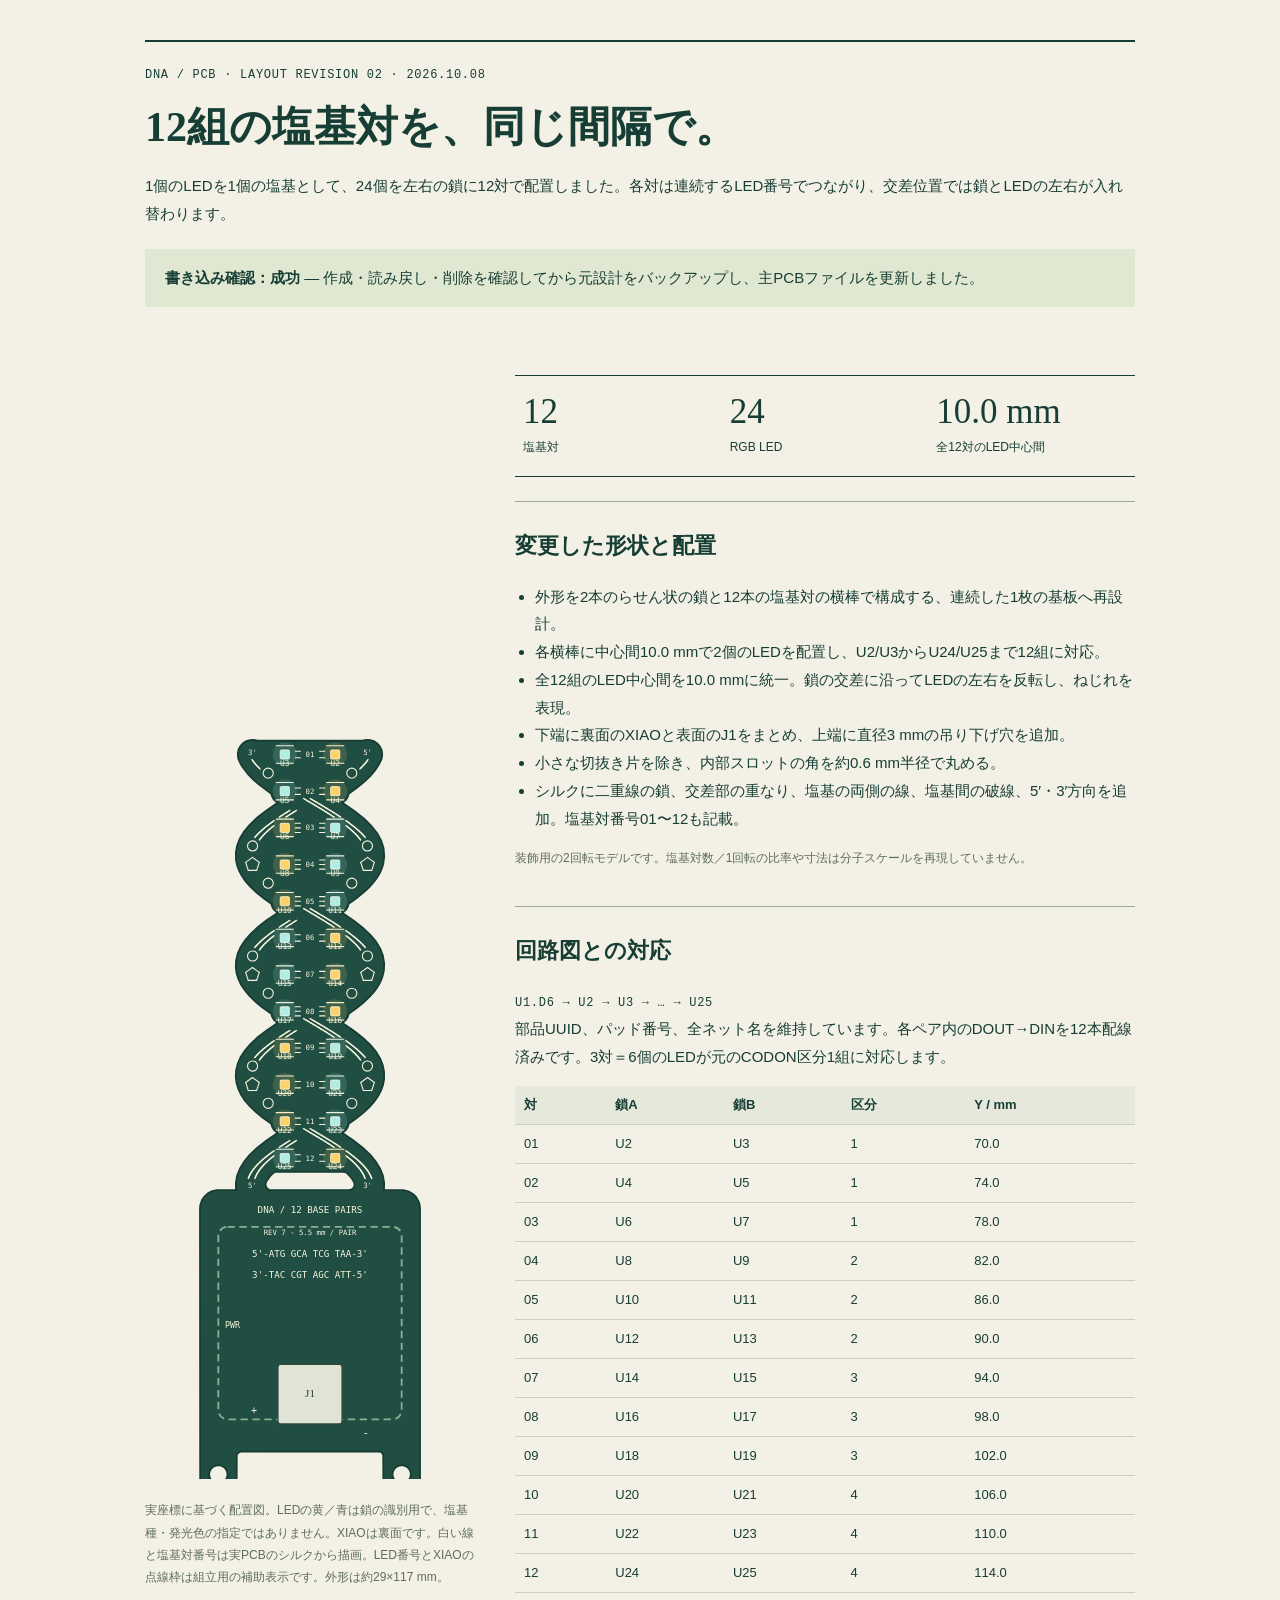
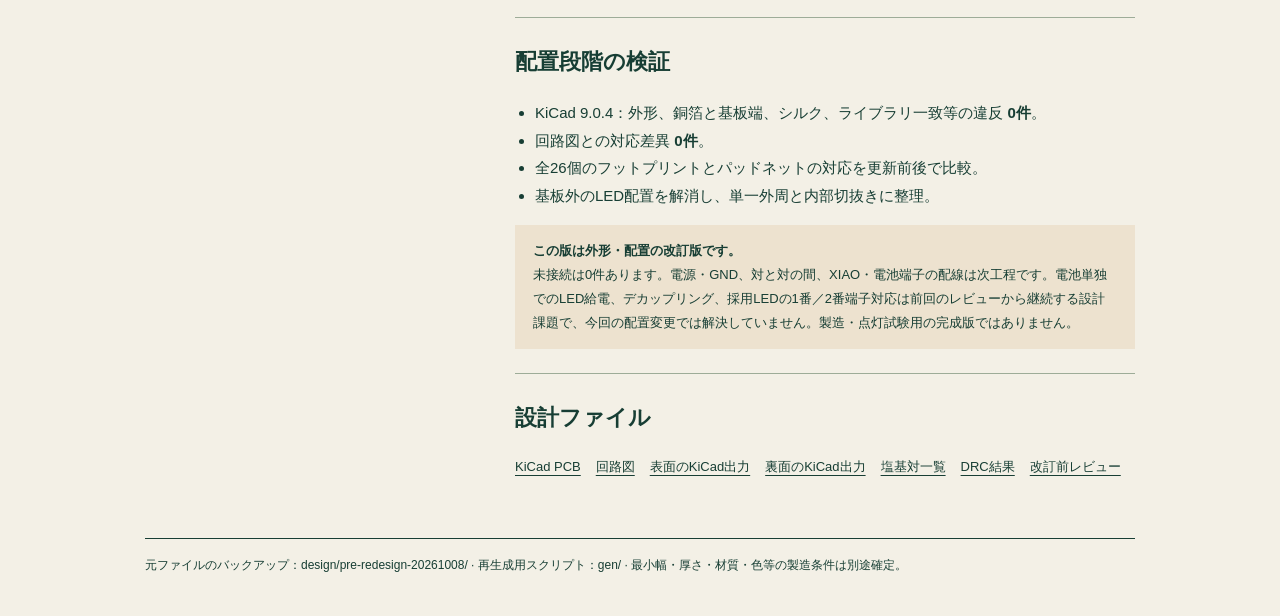
<file: design/layout-review.html>
<!doctype html><html lang="ja"><head><meta charset="utf-8"><meta name="viewport" content="width=device-width,initial-scale=1"><title>DNA基板・外形と塩基対配置の改訂</title><style>*{box-sizing:border-box}body{margin:0;background:#f3f0e6;color:#173e34;font:15px/1.85 "Yu Gothic","Meiryo",sans-serif}main{max-width:1050px;margin:0 auto;padding:40px 30px}header{border-top:2px solid #173e34;padding:22px 0}h1{font-family:"Yu Mincho",Georgia,serif;font-size:42px;line-height:1.4;margin:12px 0}h2{font-size:22px;margin:0 0 16px}.eyebrow,code{font-family:Consolas,monospace;font-size:12px;letter-spacing:.06em}.layout{display:grid;grid-template-columns:330px 1fr;gap:40px}.layout img{width:100%;max-height:1140px;object-fit:contain;object-position:top;background:#f3f0e6}.panel{border-top:1px solid #9dac98;padding:24px 0}.status{background:#e1e8d2;padding:15px 20px;margin:22px 0}.attention{background:#ede2cf;padding:14px 18px;font-size:13px}.metrics{display:grid;grid-template-columns:repeat(3,1fr);border-top:1px solid #173e34;border-bottom:1px solid #173e34;margin:24px 0}.metrics>div{padding:16px 8px}.metrics b{display:block;font:35px Georgia,serif}.metrics span{font-size:12px}a{color:inherit;text-underline-offset:4px}table{width:100%;border-collapse:collapse;font-size:13px}td,th{text-align:left;padding:7px 9px;border-bottom:1px solid #cad0bf}th{background:#e5e8db}ul{padding-left:20px}.links{display:flex;gap:15px;flex-wrap:wrap;font-size:13px}.fine{font-size:12px;color:#5e6e5c}code{overflow-wrap:anywhere}.footer{border-top:1px solid #173e34;padding-top:15px;margin-top:35px;font-size:12px}@media(max-width:750px){main{padding:20px}.layout{display:block}.layout img{max-height:850px;margin-bottom:25px}h1{font-size:32px}}@media print{body{background:white}main{padding:0}.layout{grid-template-columns:240px 1fr;gap:25px}h1{font-size:26px}.links{display:none}.panel{break-inside:avoid}td,th{padding:3px 7px}}</style></head><body><main><header><div class="eyebrow">DNA / PCB · LAYOUT REVISION 02 · 2026.10.08</div><h1>12組の塩基対を、同じ間隔で。</h1><p>1個のLEDを1個の塩基として、24個を左右の鎖に12対で配置しました。各対は連続するLED番号でつながり、交差位置では鎖とLEDの左右が入れ替わります。</p><div class="status"><strong>書き込み確認：成功</strong> — 作成・読み戻し・削除を確認してから元設計をバックアップし、主PCBファイルを更新しました。</div></header><div class="layout"><div><img src="[data-uri]" alt="DNA二重らせん形の基板。24個のLEDが12対になり、下端にXIAOと電池コネクタ。"><p class="fine">実座標に基づく配置図。LEDの黄／青は鎖の識別用で、塩基種・発光色の指定ではありません。XIAOは裏面です。白い線と塩基対番号は実PCBのシルクから描画。LED番号とXIAOの点線枠は組立用の補助表示です。外形は約29×117 mm。</p></div><div><div class="metrics"><div><b>12</b><span>塩基対</span></div><div><b>24</b><span>RGB LED</span></div><div><b>10.0 mm</b><span>全12対のLED中心間</span></div></div><section class="panel"><h2>変更した形状と配置</h2><ul><li>外形を2本のらせん状の鎖と12本の塩基対の横棒で構成する、連続した1枚の基板へ再設計。</li><li>各横棒に中心間10.0 mmで2個のLEDを配置し、U2/U3からU24/U25まで12組に対応。</li><li>全12組のLED中心間を10.0 mmに統一。鎖の交差に沿ってLEDの左右を反転し、ねじれを表現。</li><li>下端に裏面のXIAOと表面のJ1をまとめ、上端に直径3 mmの吊り下げ穴を追加。</li><li>小さな切抜き片を除き、内部スロットの角を約0.6 mm半径で丸める。</li><li>シルクに二重線の鎖、交差部の重なり、塩基の両側の線、塩基間の破線、5′・3′方向を追加。塩基対番号01〜12も記載。</li></ul><p class="fine">装飾用の2回転モデルです。塩基対数／1回転の比率や寸法は分子スケールを再現していません。</p></section><section class="panel"><h2>回路図との対応</h2><p><code>U1.D6 → U2 → U3 → … → U25</code><br>部品UUID、パッド番号、全ネット名を維持しています。各ペア内のDOUT→DINを12本配線済みです。3対＝6個のLEDが元のCODON区分1組に対応します。</p><table><thead><tr><th>対</th><th>鎖A</th><th>鎖B</th><th>区分</th><th>Y / mm</th></tr></thead><tbody><tr><td>01</td><td>U2</td><td>U3</td><td>1</td><td>70.0</td></tr><tr><td>02</td><td>U4</td><td>U5</td><td>1</td><td>74.0</td></tr><tr><td>03</td><td>U6</td><td>U7</td><td>1</td><td>78.0</td></tr><tr><td>04</td><td>U8</td><td>U9</td><td>2</td><td>82.0</td></tr><tr><td>05</td><td>U10</td><td>U11</td><td>2</td><td>86.0</td></tr><tr><td>06</td><td>U12</td><td>U13</td><td>2</td><td>90.0</td></tr><tr><td>07</td><td>U14</td><td>U15</td><td>3</td><td>94.0</td></tr><tr><td>08</td><td>U16</td><td>U17</td><td>3</td><td>98.0</td></tr><tr><td>09</td><td>U18</td><td>U19</td><td>3</td><td>102.0</td></tr><tr><td>10</td><td>U20</td><td>U21</td><td>4</td><td>106.0</td></tr><tr><td>11</td><td>U22</td><td>U23</td><td>4</td><td>110.0</td></tr><tr><td>12</td><td>U24</td><td>U25</td><td>4</td><td>114.0</td></tr></tbody></table></section><section class="panel"><h2>配置段階の検証</h2><ul><li>KiCad 9.0.4：外形、銅箔と基板端、シルク、ライブラリ一致等の違反 <strong>0件</strong>。</li><li>回路図との対応差異 <strong>0件</strong>。</li><li>全26個のフットプリントとパッドネットの対応を更新前後で比較。</li><li>基板外のLED配置を解消し、単一外周と内部切抜きに整理。</li></ul><div class="attention"><strong>この版は外形・配置の改訂版です。</strong><br>未接続は0件あります。電源・GND、対と対の間、XIAO・電池端子の配線は次工程です。電池単独でのLED給電、デカップリング、採用LEDの1番／2番端子対応は前回のレビューから継続する設計課題で、今回の配置変更では解決していません。製造・点灯試験用の完成版ではありません。</div></section><section class="panel"><h2>設計ファイル</h2><div class="links"><a href="../dna-accesories.kicad_pcb">KiCad PCB</a><a href="../dna-accesories.kicad_sch">回路図</a><a href="preview/front-kicad.svg">表面のKiCad出力</a><a href="preview/back-kicad.svg">裏面のKiCad出力</a><a href="base-pairs.csv">塩基対一覧</a><a href="placement-drc.json">DRC結果</a><a href="pre-redesign-20261008/review-original.html">改訂前レビュー</a></div></section></div></div><footer class="footer">元ファイルのバックアップ：design/pre-redesign-20261008/ · 再生成用スクリプト：gen/ · 最小幅・厚さ・材質・色等の製造条件は別途確定。</footer></main></body></html>
</file>
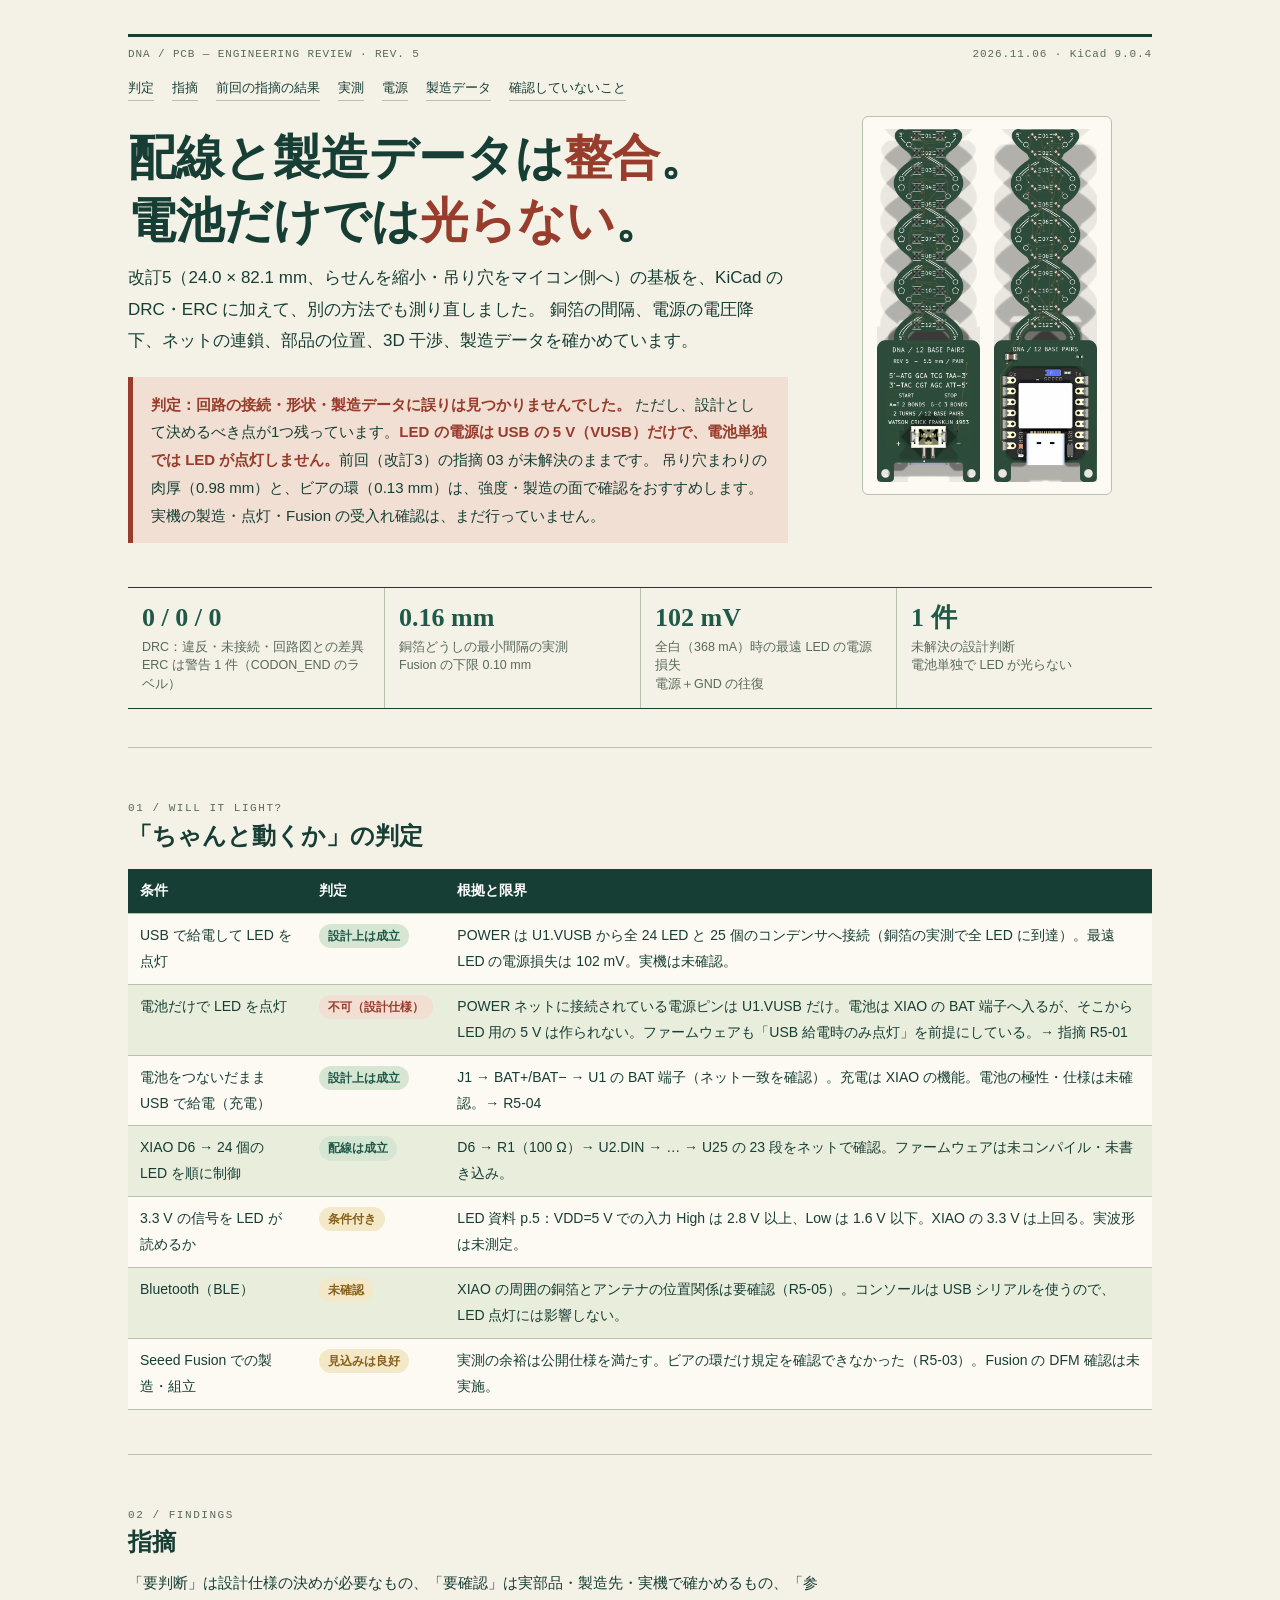
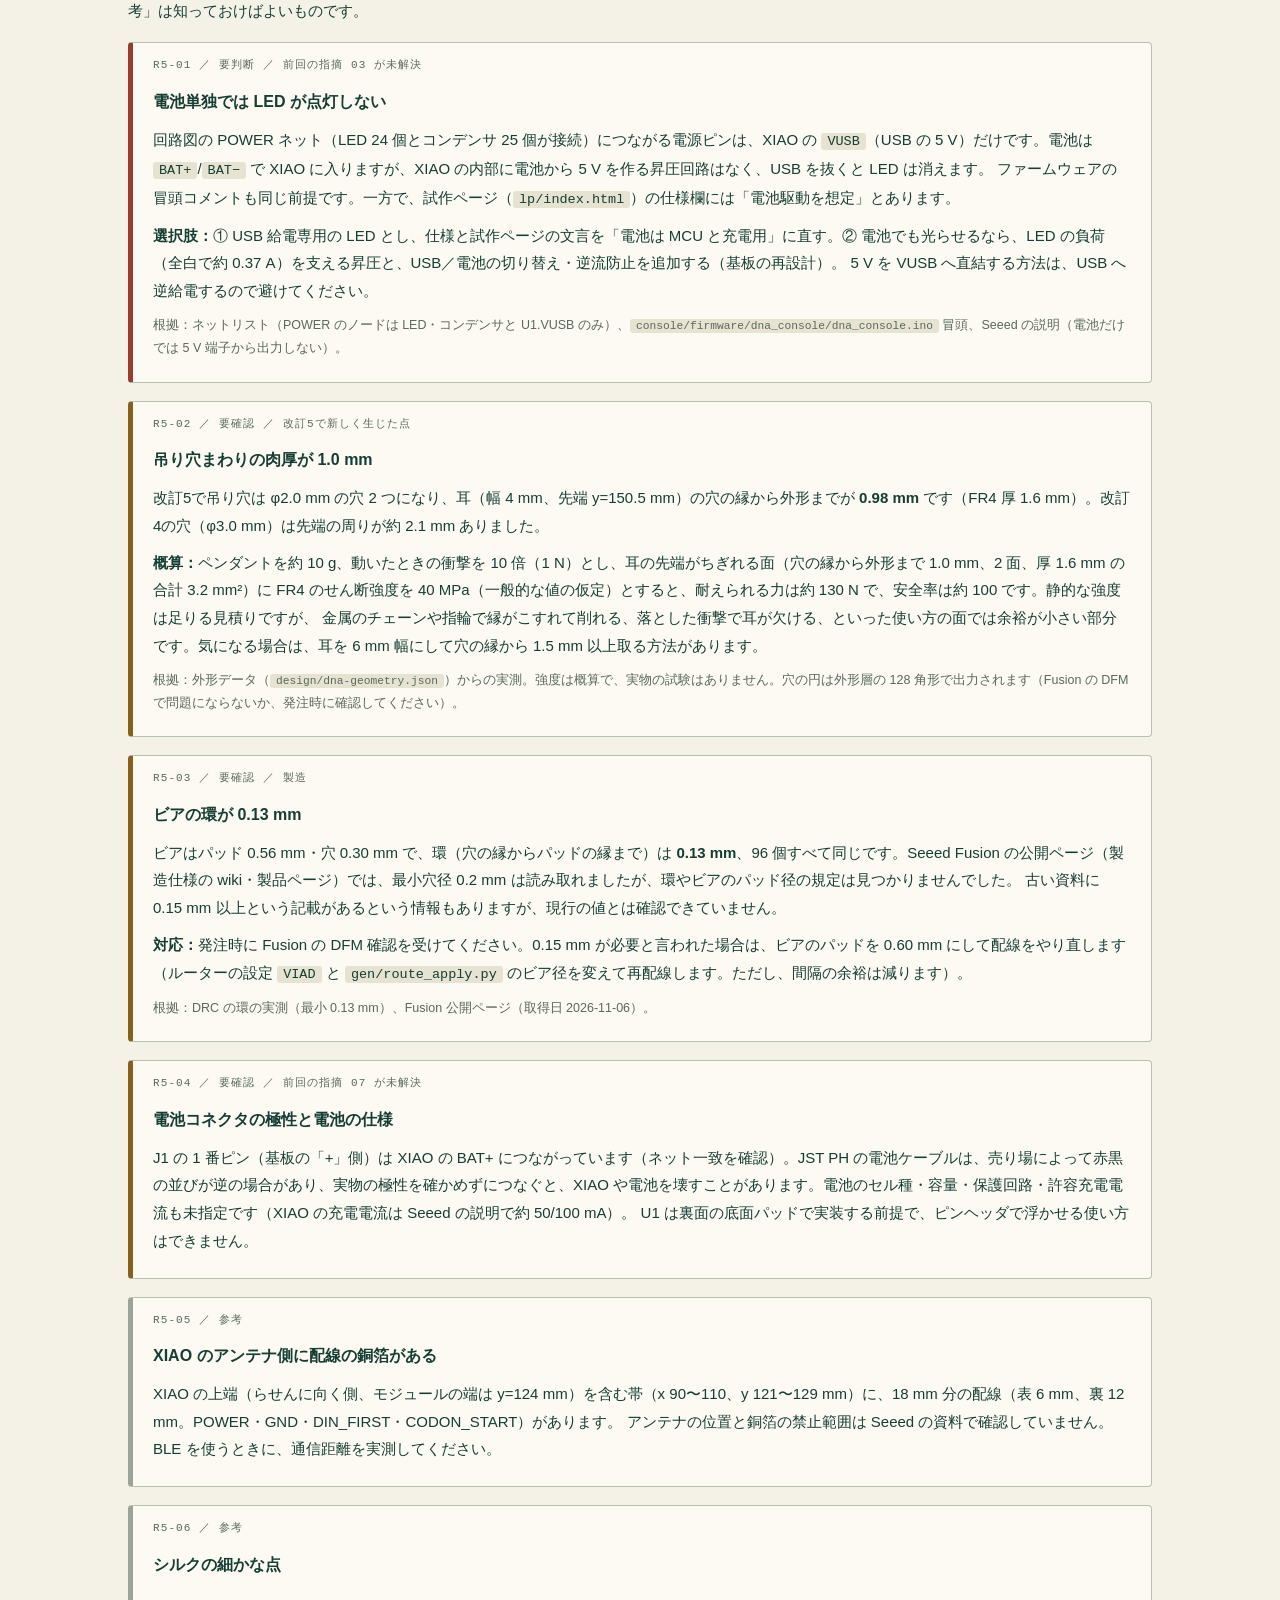
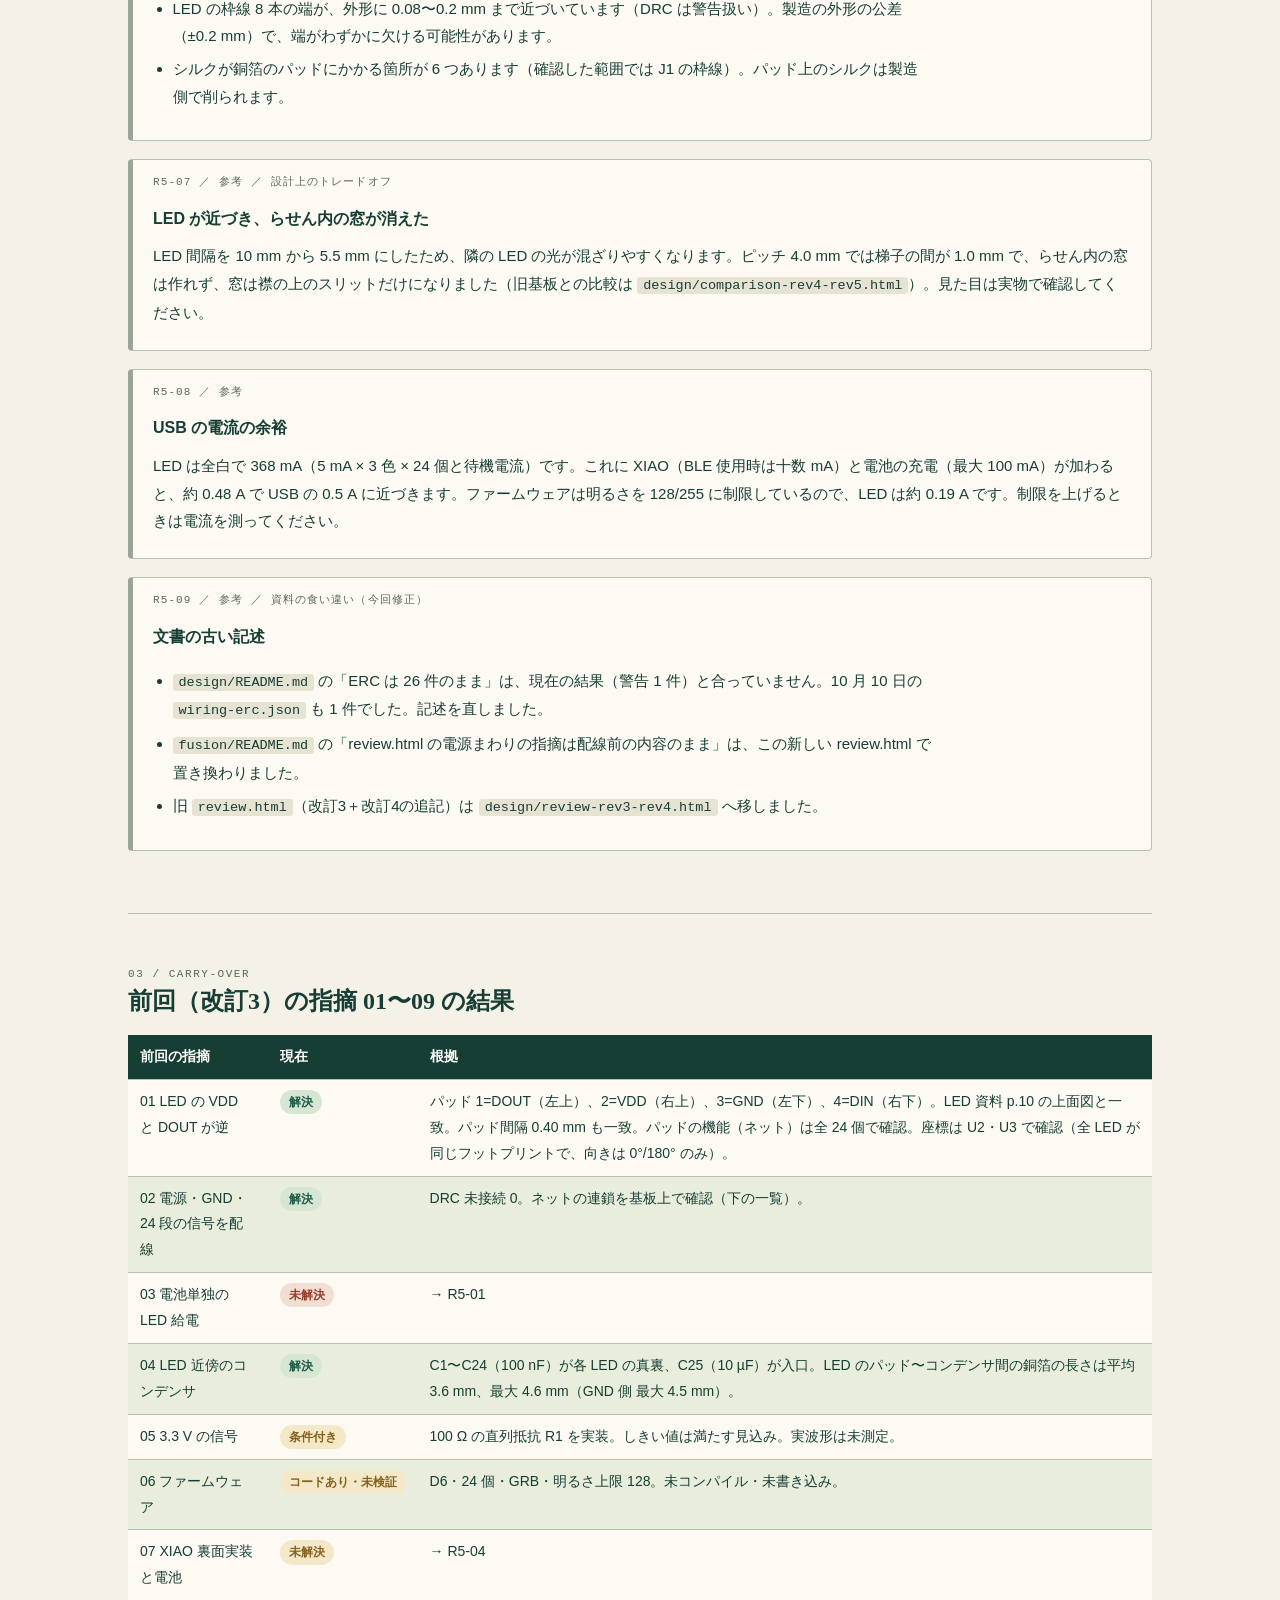
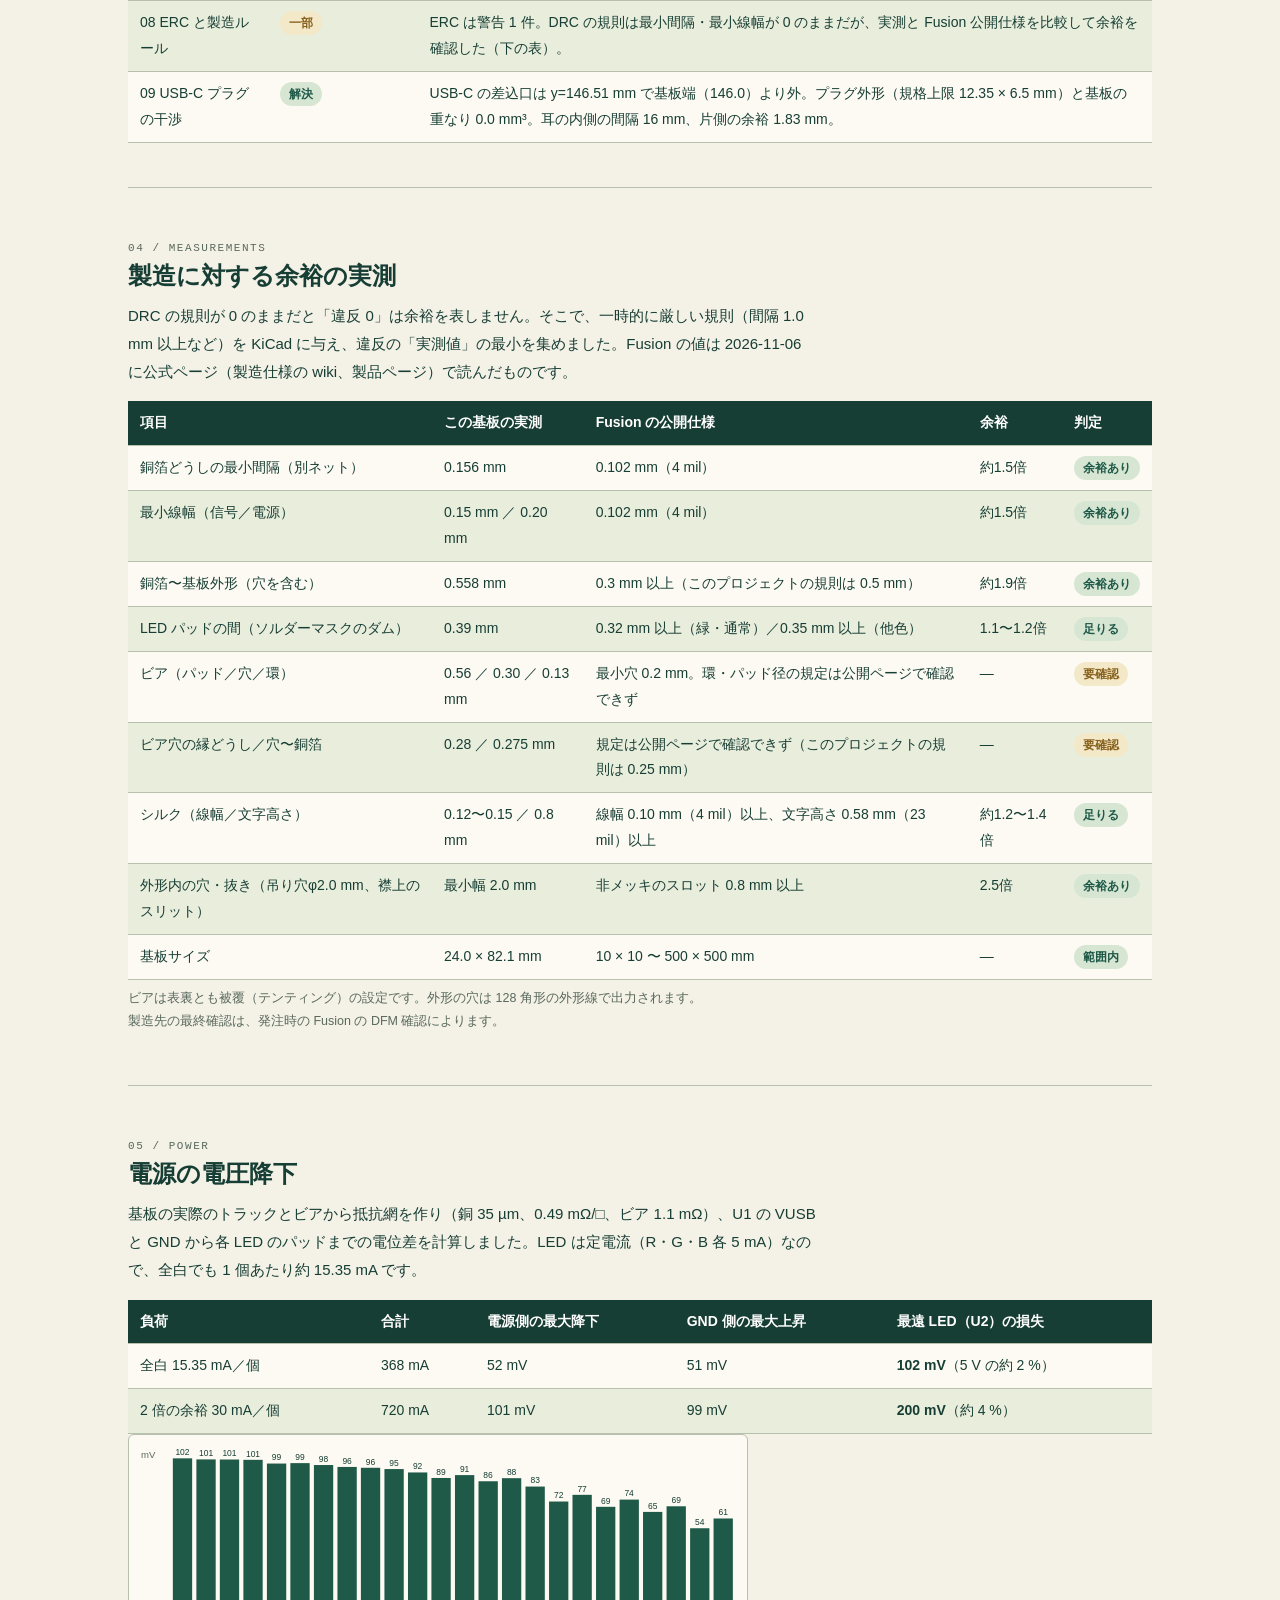
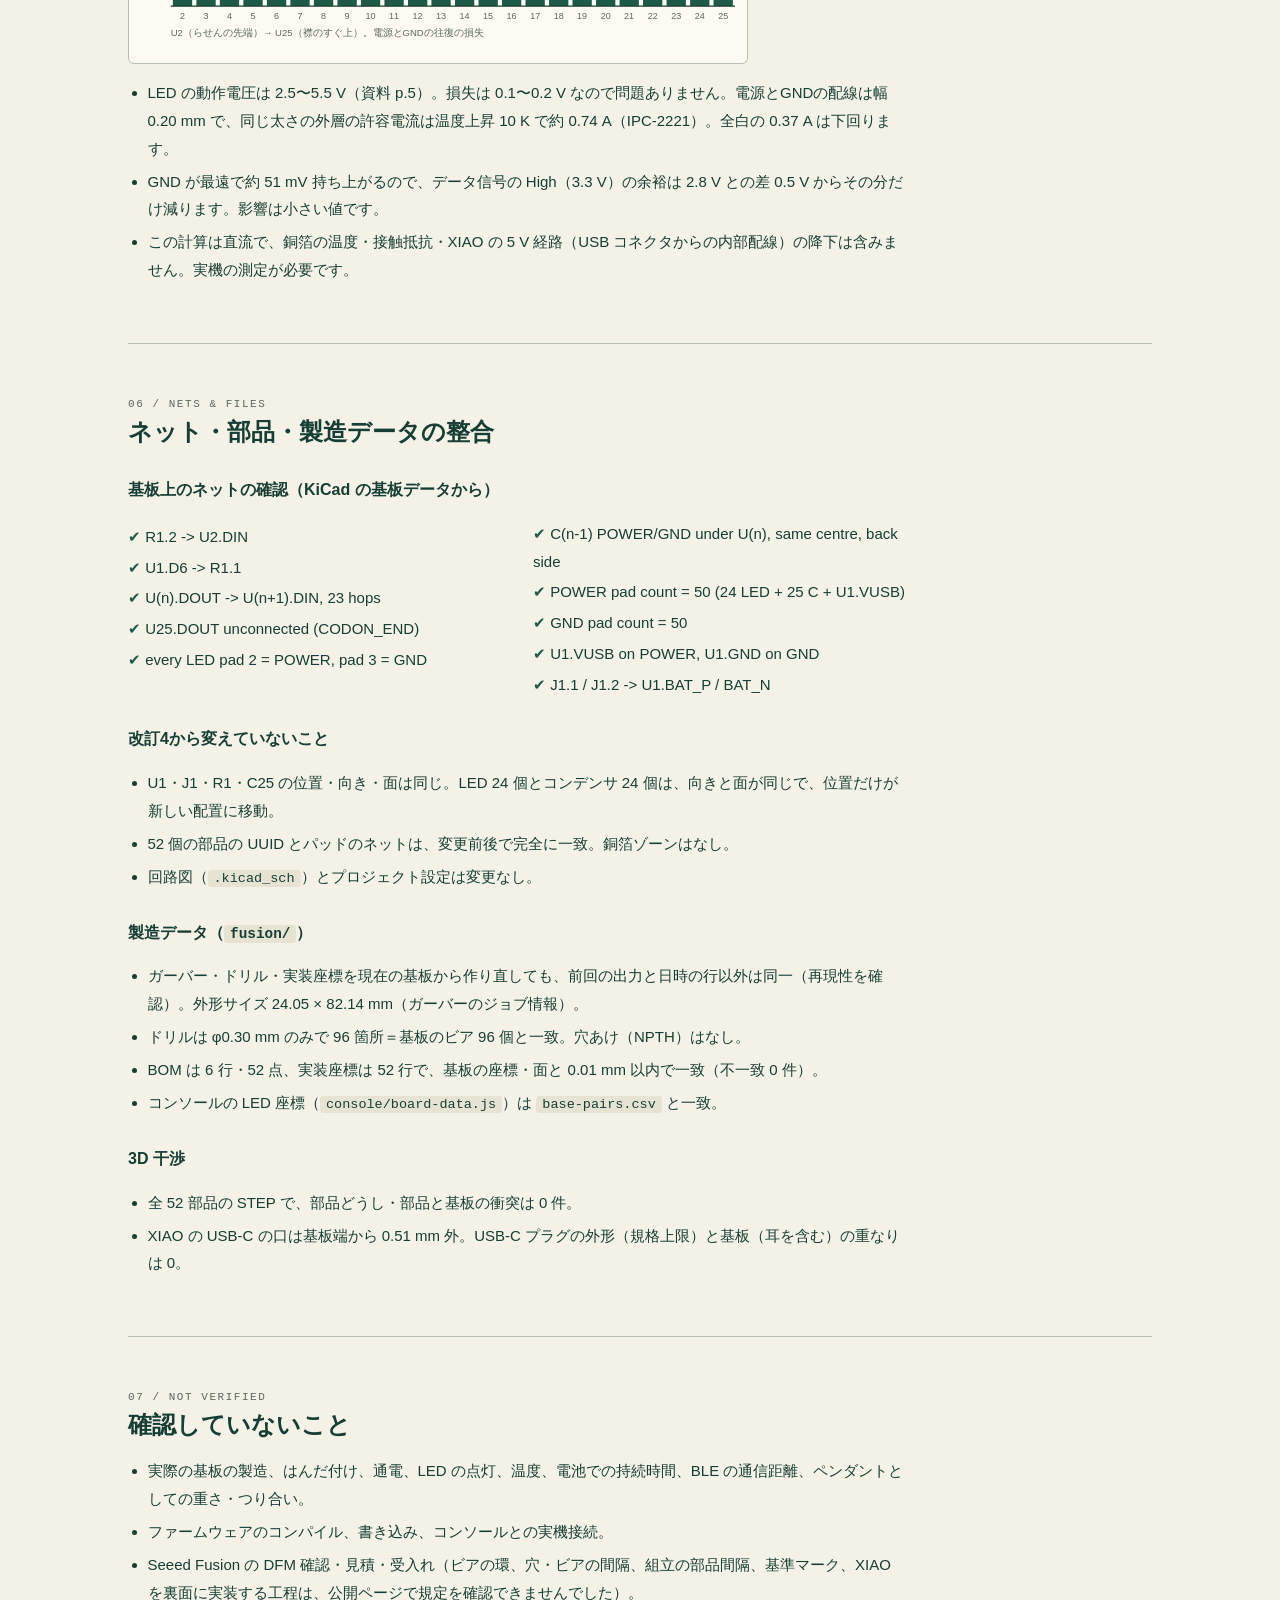
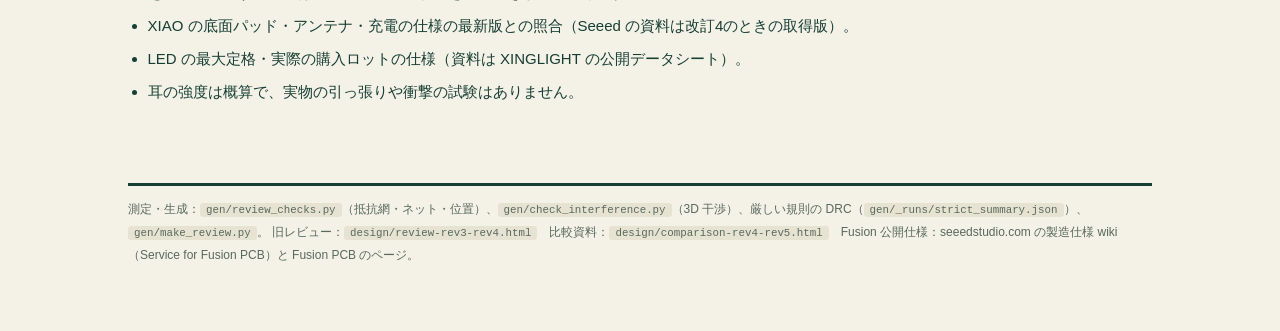
<file: design/review-rev5.html>
<!doctype html>
<html lang="ja"><head><meta charset="utf-8"><meta name="viewport" content="width=device-width,initial-scale=1">
<meta name="description" content="DNA LED 基板 改訂5（24.0 × 82.1 mm）のレビュー。配線・ネット連鎖・電源・製造余裕・3D干渉を実測し、未解決の設計判断を整理。">
<title>DNA基板｜改訂5 レビュー</title><style>
:root{--paper:#f4f1e7;--ink:#173e34;--muted:#59695d;--line:#b7c1ad;--rust:#983c2c;--green:#1f5a49;--white:#fcfaf3;--soft:#e8eddc;--amber:#87601c;--softred:#f0dfd2;--softamb:#f3e8c8}
*{box-sizing:border-box}html{scroll-behavior:smooth}body{margin:0;background:var(--paper);color:var(--ink);font:15px/1.85 "Yu Gothic",Meiryo,sans-serif}
main{max-width:1080px;margin:0 auto;padding:34px 28px 80px}a{color:inherit;text-underline-offset:4px}
.mast{display:flex;justify-content:space-between;border-top:3px solid var(--ink);padding-top:10px;font:11px/1.4 monospace;letter-spacing:.08em;color:var(--muted)}
.nav{display:flex;gap:18px;flex-wrap:wrap;margin:14px 0 0;font-size:13px}.nav a{border-bottom:1px solid var(--line);text-decoration:none}
h1{font:700 clamp(30px,5vw,48px)/1.3 "Yu Mincho","Hiragino Mincho ProN",serif;margin:26px 0 8px}h1 em{font-style:normal;color:var(--rust)}
h2{font:700 24px/1.4 "Yu Mincho",serif;margin:0 0 6px}h3{font-size:16px;margin:26px 0 4px}.lab{font:11px monospace;letter-spacing:.14em;color:var(--muted)}
section{padding:44px 0 6px;border-top:1px solid var(--line);margin-top:38px}p{margin:.6em 0;max-width:46em}.lead{font-size:17px}
.verdict{border-left:5px solid var(--rust);background:var(--softred);padding:14px 18px;margin:20px 0;max-width:54em}.verdict b{color:var(--rust)}
.hero{display:grid;grid-template-columns:1fr 330px;gap:34px;align-items:start}.hero figure{display:flex;gap:14px;justify-content:center;background:var(--white);border:1px solid var(--line);border-radius:6px;padding:12px}.hero figure img{width:46%;height:auto}
.kpi{display:grid;grid-template-columns:repeat(4,1fr);margin:24px 0 0;border-top:1px solid var(--ink);border-bottom:1px solid var(--ink)}
.kpi div{padding:14px;border-left:1px solid var(--line)}.kpi div:first-child{border-left:0}.kpi b{display:block;font:700 26px/1.2 Georgia,serif;color:var(--green)}.kpi span{display:block;font-size:12.5px;color:var(--muted);line-height:1.5;margin-top:4px}
.tw{overflow-x:auto;margin-top:16px}table{border-collapse:collapse;width:100%;min-width:720px;background:var(--white);font-size:14px}
th,td{padding:9px 12px;border-bottom:1px solid var(--line);text-align:left;vertical-align:top}thead th{background:var(--ink);color:#fff;font-weight:600}tbody tr:nth-child(even){background:var(--soft)}
.b{display:inline-block;padding:1px 9px;border-radius:99px;font-size:12px;font-weight:700;white-space:nowrap}.ok{color:var(--green)}.b.ok{background:#d7e6d3}.b.warn{background:var(--softamb);color:var(--amber)}.b.bad{background:var(--softred);color:var(--rust)}.b.ref{background:#e4e4dc;color:var(--muted)}
.find{background:var(--white);border:1px solid var(--line);border-left:5px solid var(--line);border-radius:4px;padding:6px 20px 14px;margin:18px 0}.find.bad{border-left-color:var(--rust)}.find.warn{border-left-color:var(--amber)}.find.ref{border-left-color:#9aa597}
.find h3{margin:10px 0 2px}.find .id{font:11px monospace;letter-spacing:.1em;color:var(--muted)}.find p{max-width:none}.src{font-size:12.5px;color:var(--muted)}
ul{max-width:52em;padding-left:1.3em}li{margin:.35em 0}ul.walk{list-style:none;padding-left:0;columns:2;column-gap:30px}ul.walk li{break-inside:avoid;margin:.2em 0}
code{background:#e7e3d3;padding:1px 6px;border-radius:3px;font-size:.9em}.chart{background:var(--white);border:1px solid var(--line);border-radius:6px;padding:12px;max-width:620px}.chart svg{width:100%;height:auto}
.grid2{display:grid;grid-template-columns:1fr 1fr;gap:22px}footer{margin-top:56px;border-top:3px solid var(--ink);padding-top:12px;font-size:12px;color:var(--muted)}
@media(max-width:860px){main{padding:20px 16px 60px}.hero{grid-template-columns:1fr}.kpi{grid-template-columns:1fr 1fr}.grid2,ul.walk{grid-template-columns:1fr;columns:1}}
@media print{body{background:#fff;font-size:11px}main{max-width:none;padding:0}.nav{display:none}section{break-inside:avoid}}
</style></head><body><main>
<div class="mast"><span>DNA / PCB — ENGINEERING REVIEW · REV. 5</span><span>2026.11.06 · KiCad 9.0.4</span></div>
<nav class="nav" aria-label="目次"><a href="#verdict">判定</a><a href="#findings">指摘</a><a href="#carry">前回の指摘の結果</a><a href="#measure">実測</a><a href="#power">電源</a><a href="#files">製造データ</a><a href="#notdone">確認していないこと</a></nav>

<header class="hero"><div>
<h1>配線と製造データは<em>整合</em>。<br>電池だけでは<em>光らない</em>。</h1>
<p class="lead">改訂5（24.0 × 82.1 mm、らせんを縮小・吊り穴をマイコン側へ）の基板を、KiCad の DRC・ERC に加えて、別の方法でも測り直しました。
銅箔の間隔、電源の電圧降下、ネットの連鎖、部品の位置、3D 干渉、製造データを確かめています。</p>
<div class="verdict" id="verdict"><b>判定：回路の接続・形状・製造データに誤りは見つかりませんでした。</b>
ただし、設計として決めるべき点が1つ残っています。<b>LED の電源は USB の 5 V（VUSB）だけで、電池単独では LED が点灯しません。</b>前回（改訂3）の指摘 03 が未解決のままです。
吊り穴まわりの肉厚（0.98 mm）と、ビアの環（0.13 mm）は、強度・製造の面で確認をおすすめします。実機の製造・点灯・Fusion の受入れ確認は、まだ行っていません。</div></div>
<figure><img src="[data-uri]" alt="新基板の表面"><img src="[data-uri]" alt="新基板の裏面"></figure></header>
<div class="kpi">
<div><b>0 / 0 / 0</b><span>DRC：違反・未接続・回路図との差異<br>ERC は警告 1 件（CODON_END のラベル）</span></div>
<div><b>0.16 mm</b><span>銅箔どうしの最小間隔の実測<br>Fusion の下限 0.10 mm</span></div>
<div><b>102 mV</b><span>全白（368 mA）時の最遠 LED の電源損失<br>電源＋GND の往復</span></div>
<div><b>1 件</b><span>未解決の設計判断<br>電池単独で LED が光らない</span></div></div>

<section><span class="lab">01 / WILL IT LIGHT?</span><h2>「ちゃんと動くか」の判定</h2>
<div class="tw"><table><thead><tr><th>条件</th><th>判定</th><th>根拠と限界</th></tr></thead><tbody>
<tr class=""><td>USB で給電して LED を点灯</td><td><span class="b ok">設計上は成立</span></td><td>POWER は U1.VUSB から全 24 LED と 25 個のコンデンサへ接続（銅箔の実測で全 LED に到達）。最遠 LED の電源損失は 102 mV。実機は未確認。</td></tr>
<tr class=""><td>電池だけで LED を点灯</td><td><span class="b bad">不可（設計仕様）</span></td><td>POWER ネットに接続されている電源ピンは U1.VUSB だけ。電池は XIAO の BAT 端子へ入るが、そこから LED 用の 5 V は作られない。ファームウェアも「USB 給電時のみ点灯」を前提にしている。→ 指摘 R5-01</td></tr>
<tr class=""><td>電池をつないだまま USB で給電（充電）</td><td><span class="b ok">設計上は成立</span></td><td>J1 → BAT+/BAT− → U1 の BAT 端子（ネット一致を確認）。充電は XIAO の機能。電池の極性・仕様は未確認。→ R5-04</td></tr>
<tr class=""><td>XIAO D6 → 24 個の LED を順に制御</td><td><span class="b ok">配線は成立</span></td><td>D6 → R1（100 Ω）→ U2.DIN → … → U25 の 23 段をネットで確認。ファームウェアは未コンパイル・未書き込み。</td></tr>
<tr class=""><td>3.3 V の信号を LED が読めるか</td><td><span class="b warn">条件付き</span></td><td>LED 資料 p.5：VDD=5 V での入力 High は 2.8 V 以上、Low は 1.6 V 以下。XIAO の 3.3 V は上回る。実波形は未測定。</td></tr>
<tr class=""><td>Bluetooth（BLE）</td><td><span class="b warn">未確認</span></td><td>XIAO の周囲の銅箔とアンテナの位置関係は要確認（R5-05）。コンソールは USB シリアルを使うので、LED 点灯には影響しない。</td></tr>
<tr class=""><td>Seeed Fusion での製造・組立</td><td><span class="b warn">見込みは良好</span></td><td>実測の余裕は公開仕様を満たす。ビアの環だけ規定を確認できなかった（R5-03）。Fusion の DFM 確認は未実施。</td></tr>
</tbody></table></div></section>

<section id="findings"><span class="lab">02 / FINDINGS</span><h2>指摘</h2>
<p>「要判断」は設計仕様の決めが必要なもの、「要確認」は実部品・製造先・実機で確かめるもの、「参考」は知っておけばよいものです。</p>

<div class="find bad"><span class="id">R5-01 ／ 要判断 ／ 前回の指摘 03 が未解決</span><h3>電池単独では LED が点灯しない</h3>
<p>回路図の POWER ネット（LED 24 個とコンデンサ 25 個が接続）につながる電源ピンは、XIAO の <code>VUSB</code>（USB の 5 V）だけです。電池は <code>BAT+</code>/<code>BAT−</code> で XIAO に入りますが、XIAO の内部に電池から 5 V を作る昇圧回路はなく、USB を抜くと LED は消えます。
ファームウェアの冒頭コメントも同じ前提です。一方で、試作ページ（<code>lp/index.html</code>）の仕様欄には「電池駆動を想定」とあります。</p>
<p><b>選択肢：</b>① USB 給電専用の LED とし、仕様と試作ページの文言を「電池は MCU と充電用」に直す。② 電池でも光らせるなら、LED の負荷（全白で約 0.37 A）を支える昇圧と、USB／電池の切り替え・逆流防止を追加する（基板の再設計）。
5 V を VUSB へ直結する方法は、USB へ逆給電するので避けてください。</p>
<p class="src">根拠：ネットリスト（POWER のノードは LED・コンデンサと U1.VUSB のみ）、<code>console/firmware/dna_console/dna_console.ino</code> 冒頭、Seeed の説明（電池だけでは 5 V 端子から出力しない）。</p></div>

<div class="find warn"><span class="id">R5-02 ／ 要確認 ／ 改訂5で新しく生じた点</span><h3>吊り穴まわりの肉厚が 1.0 mm</h3>
<p>改訂5で吊り穴は φ2.0 mm の穴 2 つになり、耳（幅 4 mm、先端 y=150.5 mm）の穴の縁から外形までが <b>0.98 mm</b> です（FR4 厚 1.6 mm）。改訂4の穴（φ3.0 mm）は先端の周りが約 2.1 mm ありました。</p>
<p><b>概算：</b>ペンダントを約 10 g、動いたときの衝撃を 10 倍（1 N）とし、耳の先端がちぎれる面（穴の縁から外形まで 1.0 mm、2 面、厚 1.6 mm の合計 3.2 mm²）に FR4 のせん断強度を 40 MPa（一般的な値の仮定）とすると、耐えられる力は約 130 N で、安全率は約 100 です。静的な強度は足りる見積りですが、
金属のチェーンや指輪で縁がこすれて削れる、落とした衝撃で耳が欠ける、といった使い方の面では余裕が小さい部分です。気になる場合は、耳を 6 mm 幅にして穴の縁から 1.5 mm 以上取る方法があります。</p>
<p class="src">根拠：外形データ（<code>design/dna-geometry.json</code>）からの実測。強度は概算で、実物の試験はありません。穴の円は外形層の 128 角形で出力されます（Fusion の DFM で問題にならないか、発注時に確認してください）。</p></div>

<div class="find warn"><span class="id">R5-03 ／ 要確認 ／ 製造</span><h3>ビアの環が 0.13 mm</h3>
<p>ビアはパッド 0.56 mm・穴 0.30 mm で、環（穴の縁からパッドの縁まで）は <b>0.13 mm</b>、96 個すべて同じです。Seeed Fusion の公開ページ（製造仕様の wiki・製品ページ）では、最小穴径 0.2 mm は読み取れましたが、環やビアのパッド径の規定は見つかりませんでした。
古い資料に 0.15 mm 以上という記載があるという情報もありますが、現行の値とは確認できていません。</p>
<p><b>対応：</b>発注時に Fusion の DFM 確認を受けてください。0.15 mm が必要と言われた場合は、ビアのパッドを 0.60 mm にして配線をやり直します（ルーターの設定 <code>VIAD</code> と <code>gen/route_apply.py</code> のビア径を変えて再配線します。ただし、間隔の余裕は減ります）。</p>
<p class="src">根拠：DRC の環の実測（最小 0.13 mm）、Fusion 公開ページ（取得日 2026-11-06）。</p></div>

<div class="find warn"><span class="id">R5-04 ／ 要確認 ／ 前回の指摘 07 が未解決</span><h3>電池コネクタの極性と電池の仕様</h3>
<p>J1 の 1 番ピン（基板の「+」側）は XIAO の BAT+ につながっています（ネット一致を確認）。JST PH の電池ケーブルは、売り場によって赤黒の並びが逆の場合があり、実物の極性を確かめずにつなぐと、XIAO や電池を壊すことがあります。電池のセル種・容量・保護回路・許容充電電流も未指定です（XIAO の充電電流は Seeed の説明で約 50/100 mA）。
U1 は裏面の底面パッドで実装する前提で、ピンヘッダで浮かせる使い方はできません。</p></div>

<div class="find ref"><span class="id">R5-05 ／ 参考</span><h3>XIAO のアンテナ側に配線の銅箔がある</h3>
<p>XIAO の上端（らせんに向く側、モジュールの端は y=124 mm）を含む帯（x 90〜110、y 121〜129 mm）に、18 mm 分の配線（表 6 mm、裏 12 mm。POWER・GND・DIN_FIRST・CODON_START）があります。
アンテナの位置と銅箔の禁止範囲は Seeed の資料で確認していません。BLE を使うときに、通信距離を実測してください。</p></div>

<div class="find ref"><span class="id">R5-06 ／ 参考</span><h3>シルクの細かな点</h3>
<ul><li>LED の枠線 8 本の端が、外形に 0.08〜0.2 mm まで近づいています（DRC は警告扱い）。製造の外形の公差（±0.2 mm）で、端がわずかに欠ける可能性があります。</li>
<li>シルクが銅箔のパッドにかかる箇所が 6 つあります（確認した範囲では J1 の枠線）。パッド上のシルクは製造側で削られます。</li></ul></div>

<div class="find ref"><span class="id">R5-07 ／ 参考 ／ 設計上のトレードオフ</span><h3>LED が近づき、らせん内の窓が消えた</h3>
<p>LED 間隔を 10 mm から 5.5 mm にしたため、隣の LED の光が混ざりやすくなります。ピッチ 4.0 mm では梯子の間が 1.0 mm で、らせん内の窓は作れず、窓は襟の上のスリットだけになりました（旧基板との比較は <code>design/comparison-rev4-rev5.html</code>）。見た目は実物で確認してください。</p></div>

<div class="find ref"><span class="id">R5-08 ／ 参考</span><h3>USB の電流の余裕</h3>
<p>LED は全白で 368 mA（5 mA × 3 色 × 24 個と待機電流）です。これに XIAO（BLE 使用時は十数 mA）と電池の充電（最大 100 mA）が加わると、約 0.48 A で USB の 0.5 A に近づきます。ファームウェアは明るさを 128/255 に制限しているので、LED は約 0.19 A です。制限を上げるときは電流を測ってください。</p></div>

<div class="find ref"><span class="id">R5-09 ／ 参考 ／ 資料の食い違い（今回修正）</span><h3>文書の古い記述</h3>
<ul><li><code>design/README.md</code> の「ERC は 26 件のまま」は、現在の結果（警告 1 件）と合っていません。10 月 10 日の <code>wiring-erc.json</code> も 1 件でした。記述を直しました。</li>
<li><code>fusion/README.md</code> の「review.html の電源まわりの指摘は配線前の内容のまま」は、この新しい review.html で置き換わりました。</li>
<li>旧 <code>review.html</code>（改訂3＋改訂4の追記）は <code>design/review-rev3-rev4.html</code> へ移しました。</li></ul></div>
</section>

<section id="carry"><span class="lab">03 / CARRY-OVER</span><h2>前回（改訂3）の指摘 01〜09 の結果</h2>
<div class="tw"><table><thead><tr><th>前回の指摘</th><th>現在</th><th>根拠</th></tr></thead><tbody>
<tr class=""><td>01 LED の VDD と DOUT が逆</td><td><span class="b ok">解決</span></td><td>パッド 1=DOUT（左上）、2=VDD（右上）、3=GND（左下）、4=DIN（右下）。LED 資料 p.10 の上面図と一致。パッド間隔 0.40 mm も一致。パッドの機能（ネット）は全 24 個で確認。座標は U2・U3 で確認（全 LED が同じフットプリントで、向きは 0°/180° のみ）。</td></tr>
<tr class=""><td>02 電源・GND・24 段の信号を配線</td><td><span class="b ok">解決</span></td><td>DRC 未接続 0。ネットの連鎖を基板上で確認（下の一覧）。</td></tr>
<tr class=""><td>03 電池単独の LED 給電</td><td><span class="b bad">未解決</span></td><td>→ R5-01</td></tr>
<tr class=""><td>04 LED 近傍のコンデンサ</td><td><span class="b ok">解決</span></td><td>C1〜C24（100 nF）が各 LED の真裏、C25（10 µF）が入口。LED のパッド〜コンデンサ間の銅箔の長さは平均 3.6 mm、最大 4.6 mm（GND 側 最大 4.5 mm）。</td></tr>
<tr class=""><td>05 3.3 V の信号</td><td><span class="b warn">条件付き</span></td><td>100 Ω の直列抵抗 R1 を実装。しきい値は満たす見込み。実波形は未測定。</td></tr>
<tr class=""><td>06 ファームウェア</td><td><span class="b warn">コードあり・未検証</span></td><td>D6・24 個・GRB・明るさ上限 128。未コンパイル・未書き込み。</td></tr>
<tr class=""><td>07 XIAO 裏面実装と電池</td><td><span class="b warn">未解決</span></td><td>→ R5-04</td></tr>
<tr class=""><td>08 ERC と製造ルール</td><td><span class="b warn">一部</span></td><td>ERC は警告 1 件。DRC の規則は最小間隔・最小線幅が 0 のままだが、実測と Fusion 公開仕様を比較して余裕を確認した（下の表）。</td></tr>
<tr class=""><td>09 USB-C プラグの干渉</td><td><span class="b ok">解決</span></td><td>USB-C の差込口は y=146.51 mm で基板端（146.0）より外。プラグ外形（規格上限 12.35 × 6.5 mm）と基板の重なり 0.0 mm³。耳の内側の間隔 16 mm、片側の余裕 1.83 mm。</td></tr>
</tbody></table></div></section>

<section id="measure"><span class="lab">04 / MEASUREMENTS</span><h2>製造に対する余裕の実測</h2>
<p>DRC の規則が 0 のままだと「違反 0」は余裕を表しません。そこで、一時的に厳しい規則（間隔 1.0 mm 以上など）を KiCad に与え、違反の「実測値」の最小を集めました。Fusion の値は 2026-11-06 に公式ページ（製造仕様の wiki、製品ページ）で読んだものです。</p>
<div class="tw"><table><thead><tr><th>項目</th><th>この基板の実測</th><th>Fusion の公開仕様</th><th>余裕</th><th>判定</th></tr></thead><tbody><tr class=""><td>銅箔どうしの最小間隔（別ネット）</td><td>0.156 mm</td><td>0.102 mm（4 mil）</td><td>約1.5倍</td><td><span class="b ok">余裕あり</span></td></tr><tr class=""><td>最小線幅（信号／電源）</td><td>0.15 mm ／ 0.20 mm</td><td>0.102 mm（4 mil）</td><td>約1.5倍</td><td><span class="b ok">余裕あり</span></td></tr><tr class=""><td>銅箔〜基板外形（穴を含む）</td><td>0.558 mm</td><td>0.3 mm 以上（このプロジェクトの規則は 0.5 mm）</td><td>約1.9倍</td><td><span class="b ok">余裕あり</span></td></tr><tr class=""><td>LED パッドの間（ソルダーマスクのダム）</td><td>0.39 mm</td><td>0.32 mm 以上（緑・通常）／0.35 mm 以上（他色）</td><td>1.1〜1.2倍</td><td><span class="b ok">足りる</span></td></tr><tr class=""><td>ビア（パッド／穴／環）</td><td>0.56 ／ 0.30 ／ 0.13 mm</td><td>最小穴 0.2 mm。環・パッド径の規定は公開ページで確認できず</td><td>—</td><td><span class="b warn">要確認</span></td></tr><tr class=""><td>ビア穴の縁どうし／穴〜銅箔</td><td>0.28 ／ 0.275 mm</td><td>規定は公開ページで確認できず（このプロジェクトの規則は 0.25 mm）</td><td>—</td><td><span class="b warn">要確認</span></td></tr><tr class=""><td>シルク（線幅／文字高さ）</td><td>0.12〜0.15 ／ 0.8 mm</td><td>線幅 0.10 mm（4 mil）以上、文字高さ 0.58 mm（23 mil）以上</td><td>約1.2〜1.4倍</td><td><span class="b ok">足りる</span></td></tr><tr class=""><td>外形内の穴・抜き（吊り穴φ2.0 mm、襟上のスリット）</td><td>最小幅 2.0 mm</td><td>非メッキのスロット 0.8 mm 以上</td><td>2.5倍</td><td><span class="b ok">余裕あり</span></td></tr><tr class=""><td>基板サイズ</td><td>24.0 × 82.1 mm</td><td>10 × 10 〜 500 × 500 mm</td><td>—</td><td><span class="b ok">範囲内</span></td></tr></tbody></table></div>
<p class="src">ビアは表裏とも被覆（テンティング）の設定です。外形の穴は 128 角形の外形線で出力されます。製造先の最終確認は、発注時の Fusion の DFM 確認によります。</p></section>

<section id="power"><span class="lab">05 / POWER</span><h2>電源の電圧降下</h2>
<p>基板の実際のトラックとビアから抵抗網を作り（銅 35 µm、0.49 mΩ/□、ビア 1.1 mΩ）、U1 の VUSB と GND から各 LED のパッドまでの電位差を計算しました。LED は定電流（R・G・B 各 5 mA）なので、全白でも 1 個あたり約 15.35 mA です。</p>
<div class="tw"><table><thead><tr><th>負荷</th><th>合計</th><th>電源側の最大降下</th><th>GND 側の最大上昇</th><th>最遠 LED（U2）の損失</th></tr></thead><tbody>
<tr class=""><td>全白 15.35 mA／個</td><td>368 mA</td><td>52 mV</td><td>51 mV</td><td><b>102 mV</b>（5 V の約 2 %）</td></tr>
<tr class=""><td>2 倍の余裕 30 mA／個</td><td>720 mA</td><td>101 mV</td><td>99 mV</td><td><b>200 mV</b>（約 4 %）</td></tr>
</tbody></table></div>
<div class="chart"><svg viewBox="0 0 560 184" role="img" aria-label="LED ごとの電源損失"><rect x="30.0" y="10.7" width="18.2" height="139.3" fill="#1f5a49"/><text x="39.1" y="162" font-size="8.5" text-anchor="middle" fill="#59695d">2</text><text x="39.1" y="7.7" font-size="8" text-anchor="middle" fill="#173e34">102</text><rect x="52.2" y="11.7" width="18.2" height="138.3" fill="#1f5a49"/><text x="61.3" y="162" font-size="8.5" text-anchor="middle" fill="#59695d">3</text><text x="61.3" y="8.7" font-size="8" text-anchor="middle" fill="#173e34">101</text><rect x="74.3" y="11.8" width="18.2" height="138.2" fill="#1f5a49"/><text x="83.4" y="162" font-size="8.5" text-anchor="middle" fill="#59695d">4</text><text x="83.4" y="8.8" font-size="8" text-anchor="middle" fill="#173e34">101</text><rect x="96.5" y="12.1" width="18.2" height="137.9" fill="#1f5a49"/><text x="105.6" y="162" font-size="8.5" text-anchor="middle" fill="#59695d">5</text><text x="105.6" y="9.1" font-size="8" text-anchor="middle" fill="#173e34">101</text><rect x="118.7" y="15.6" width="18.2" height="134.4" fill="#1f5a49"/><text x="127.8" y="162" font-size="8.5" text-anchor="middle" fill="#59695d">6</text><text x="127.8" y="12.6" font-size="8" text-anchor="middle" fill="#173e34">99</text><rect x="140.8" y="15.2" width="18.2" height="134.8" fill="#1f5a49"/><text x="149.9" y="162" font-size="8.5" text-anchor="middle" fill="#59695d">7</text><text x="149.9" y="12.2" font-size="8" text-anchor="middle" fill="#173e34">99</text><rect x="163.0" y="17.0" width="18.2" height="133.0" fill="#1f5a49"/><text x="172.1" y="162" font-size="8.5" text-anchor="middle" fill="#59695d">8</text><text x="172.1" y="14.0" font-size="8" text-anchor="middle" fill="#173e34">98</text><rect x="185.2" y="18.8" width="18.2" height="131.2" fill="#1f5a49"/><text x="194.3" y="162" font-size="8.5" text-anchor="middle" fill="#59695d">9</text><text x="194.3" y="15.8" font-size="8" text-anchor="middle" fill="#173e34">96</text><rect x="207.3" y="19.6" width="18.2" height="130.4" fill="#1f5a49"/><text x="216.4" y="162" font-size="8.5" text-anchor="middle" fill="#59695d">10</text><text x="216.4" y="16.6" font-size="8" text-anchor="middle" fill="#173e34">96</text><rect x="229.5" y="20.8" width="18.2" height="129.2" fill="#1f5a49"/><text x="238.6" y="162" font-size="8.5" text-anchor="middle" fill="#59695d">11</text><text x="238.6" y="17.8" font-size="8" text-anchor="middle" fill="#173e34">95</text><rect x="251.7" y="24.0" width="18.2" height="126.0" fill="#1f5a49"/><text x="260.8" y="162" font-size="8.5" text-anchor="middle" fill="#59695d">12</text><text x="260.8" y="21.0" font-size="8" text-anchor="middle" fill="#173e34">92</text><rect x="273.8" y="29.2" width="18.2" height="120.8" fill="#1f5a49"/><text x="282.9" y="162" font-size="8.5" text-anchor="middle" fill="#59695d">13</text><text x="282.9" y="26.2" font-size="8" text-anchor="middle" fill="#173e34">89</text><rect x="296.0" y="26.5" width="18.2" height="123.5" fill="#1f5a49"/><text x="305.1" y="162" font-size="8.5" text-anchor="middle" fill="#59695d">14</text><text x="305.1" y="23.5" font-size="8" text-anchor="middle" fill="#173e34">91</text><rect x="318.2" y="32.3" width="18.2" height="117.7" fill="#1f5a49"/><text x="327.2" y="162" font-size="8.5" text-anchor="middle" fill="#59695d">15</text><text x="327.2" y="29.3" font-size="8" text-anchor="middle" fill="#173e34">86</text><rect x="340.3" y="29.4" width="18.2" height="120.6" fill="#1f5a49"/><text x="349.4" y="162" font-size="8.5" text-anchor="middle" fill="#59695d">16</text><text x="349.4" y="26.4" font-size="8" text-anchor="middle" fill="#173e34">88</text><rect x="362.5" y="37.3" width="18.2" height="112.7" fill="#1f5a49"/><text x="371.6" y="162" font-size="8.5" text-anchor="middle" fill="#59695d">17</text><text x="371.6" y="34.3" font-size="8" text-anchor="middle" fill="#173e34">83</text><rect x="384.7" y="51.4" width="18.2" height="98.6" fill="#1f5a49"/><text x="393.8" y="162" font-size="8.5" text-anchor="middle" fill="#59695d">18</text><text x="393.8" y="48.4" font-size="8" text-anchor="middle" fill="#173e34">72</text><rect x="406.8" y="45.1" width="18.2" height="104.9" fill="#1f5a49"/><text x="415.9" y="162" font-size="8.5" text-anchor="middle" fill="#59695d">19</text><text x="415.9" y="42.1" font-size="8" text-anchor="middle" fill="#173e34">77</text><rect x="429.0" y="56.4" width="18.2" height="93.6" fill="#1f5a49"/><text x="438.1" y="162" font-size="8.5" text-anchor="middle" fill="#59695d">20</text><text x="438.1" y="53.4" font-size="8" text-anchor="middle" fill="#173e34">69</text><rect x="451.2" y="49.6" width="18.2" height="100.4" fill="#1f5a49"/><text x="460.2" y="162" font-size="8.5" text-anchor="middle" fill="#59695d">21</text><text x="460.2" y="46.6" font-size="8" text-anchor="middle" fill="#173e34">74</text><rect x="473.3" y="61.2" width="18.2" height="88.8" fill="#1f5a49"/><text x="482.4" y="162" font-size="8.5" text-anchor="middle" fill="#59695d">22</text><text x="482.4" y="58.2" font-size="8" text-anchor="middle" fill="#173e34">65</text><rect x="495.5" y="55.9" width="18.2" height="94.1" fill="#1f5a49"/><text x="504.6" y="162" font-size="8.5" text-anchor="middle" fill="#59695d">23</text><text x="504.6" y="52.9" font-size="8" text-anchor="middle" fill="#173e34">69</text><rect x="517.7" y="76.6" width="18.2" height="73.4" fill="#1f5a49"/><text x="526.8" y="162" font-size="8.5" text-anchor="middle" fill="#59695d">24</text><text x="526.8" y="73.6" font-size="8" text-anchor="middle" fill="#173e34">54</text><rect x="539.8" y="67.4" width="18.2" height="82.6" fill="#1f5a49"/><text x="548.9" y="162" font-size="8.5" text-anchor="middle" fill="#59695d">25</text><text x="548.9" y="64.4" font-size="8" text-anchor="middle" fill="#173e34">61</text><line x1="28" y1="150" x2="560" y2="150" stroke="#173e34"/><text x="0" y="10" font-size="9" fill="#59695d">mV</text><text x="28" y="178" font-size="9" fill="#59695d">U2（らせんの先端）→ U25（襟のすぐ上）。電源とGNDの往復の損失</text></svg></div>
<ul><li>LED の動作電圧は 2.5〜5.5 V（資料 p.5）。損失は 0.1〜0.2 V なので問題ありません。電源とGNDの配線は幅 0.20 mm で、同じ太さの外層の許容電流は温度上昇 10 K で約 0.74 A（IPC-2221）。全白の 0.37 A は下回ります。</li>
<li>GND が最遠で約 51 mV 持ち上がるので、データ信号の High（3.3 V）の余裕は 2.8 V との差 0.5 V からその分だけ減ります。影響は小さい値です。</li>
<li>この計算は直流で、銅箔の温度・接触抵抗・XIAO の 5 V 経路（USB コネクタからの内部配線）の降下は含みません。実機の測定が必要です。</li></ul></section>

<section id="files"><span class="lab">06 / NETS & FILES</span><h2>ネット・部品・製造データの整合</h2>
<h3>基板上のネットの確認（KiCad の基板データから）</h3><ul class="walk"><li><span class="ok">✔</span> R1.2 -> U2.DIN</li><li><span class="ok">✔</span> U1.D6 -> R1.1</li><li><span class="ok">✔</span> U(n).DOUT -> U(n+1).DIN, 23 hops</li><li><span class="ok">✔</span> U25.DOUT unconnected (CODON_END)</li><li><span class="ok">✔</span> every LED pad 2 = POWER, pad 3 = GND</li><li><span class="ok">✔</span> C(n-1) POWER/GND under U(n), same centre, back side</li><li><span class="ok">✔</span> POWER pad count = 50 (24 LED + 25 C + U1.VUSB)</li><li><span class="ok">✔</span> GND pad count = 50</li><li><span class="ok">✔</span> U1.VUSB on POWER, U1.GND on GND</li><li><span class="ok">✔</span> J1.1 / J1.2 -> U1.BAT_P / BAT_N</li></ul>
<h3>改訂4から変えていないこと</h3>
<ul><li>U1・J1・R1・C25 の位置・向き・面は同じ。LED 24 個とコンデンサ 24 個は、向きと面が同じで、位置だけが新しい配置に移動。</li>
<li>52 個の部品の UUID とパッドのネットは、変更前後で完全に一致。銅箔ゾーンはなし。</li>
<li>回路図（<code>.kicad_sch</code>）とプロジェクト設定は変更なし。</li></ul>
<h3>製造データ（<code>fusion/</code>）</h3>
<ul><li>ガーバー・ドリル・実装座標を現在の基板から作り直しても、前回の出力と日時の行以外は同一（再現性を確認）。外形サイズ 24.05 × 82.14 mm（ガーバーのジョブ情報）。</li>
<li>ドリルは φ0.30 mm のみで 96 箇所＝基板のビア 96 個と一致。穴あけ（NPTH）はなし。</li>
<li>BOM は 6 行・52 点、実装座標は 52 行で、基板の座標・面と 0.01 mm 以内で一致（不一致 0 件）。</li>
<li>コンソールの LED 座標（<code>console/board-data.js</code>）は <code>base-pairs.csv</code> と一致。</li></ul>
<h3>3D 干渉</h3>
<ul><li>全 52 部品の STEP で、部品どうし・部品と基板の衝突は 0 件。</li>
<li>XIAO の USB-C の口は基板端から 0.51 mm 外。USB-C プラグの外形（規格上限）と基板（耳を含む）の重なりは 0。</li></ul></section>

<section id="notdone"><span class="lab">07 / NOT VERIFIED</span><h2>確認していないこと</h2>
<ul><li>実際の基板の製造、はんだ付け、通電、LED の点灯、温度、電池での持続時間、BLE の通信距離、ペンダントとしての重さ・つり合い。</li>
<li>ファームウェアのコンパイル、書き込み、コンソールとの実機接続。</li>
<li>Seeed Fusion の DFM 確認・見積・受入れ（ビアの環、穴・ビアの間隔、組立の部品間隔、基準マーク、XIAO を裏面に実装する工程は、公開ページで規定を確認できませんでした）。</li>
<li>XIAO の底面パッド・アンテナ・充電の仕様の最新版との照合（Seeed の資料は改訂4のときの取得版）。</li>
<li>LED の最大定格・実際の購入ロットの仕様（資料は XINGLIGHT の公開データシート）。</li>
<li>耳の強度は概算で、実物の引っ張りや衝撃の試験はありません。</li></ul></section>

<footer>測定・生成：<code>gen/review_checks.py</code>（抵抗網・ネット・位置）、<code>gen/check_interference.py</code>（3D 干渉）、厳しい規則の DRC（<code>gen/_runs/strict_summary.json</code>）、<code>gen/make_review.py</code>。
旧レビュー：<code>design/review-rev3-rev4.html</code>　比較資料：<code>design/comparison-rev4-rev5.html</code>　Fusion 公開仕様：seeedstudio.com の製造仕様 wiki（Service for Fusion PCB）と Fusion PCB のページ。</footer>
</main></body></html>
</file>
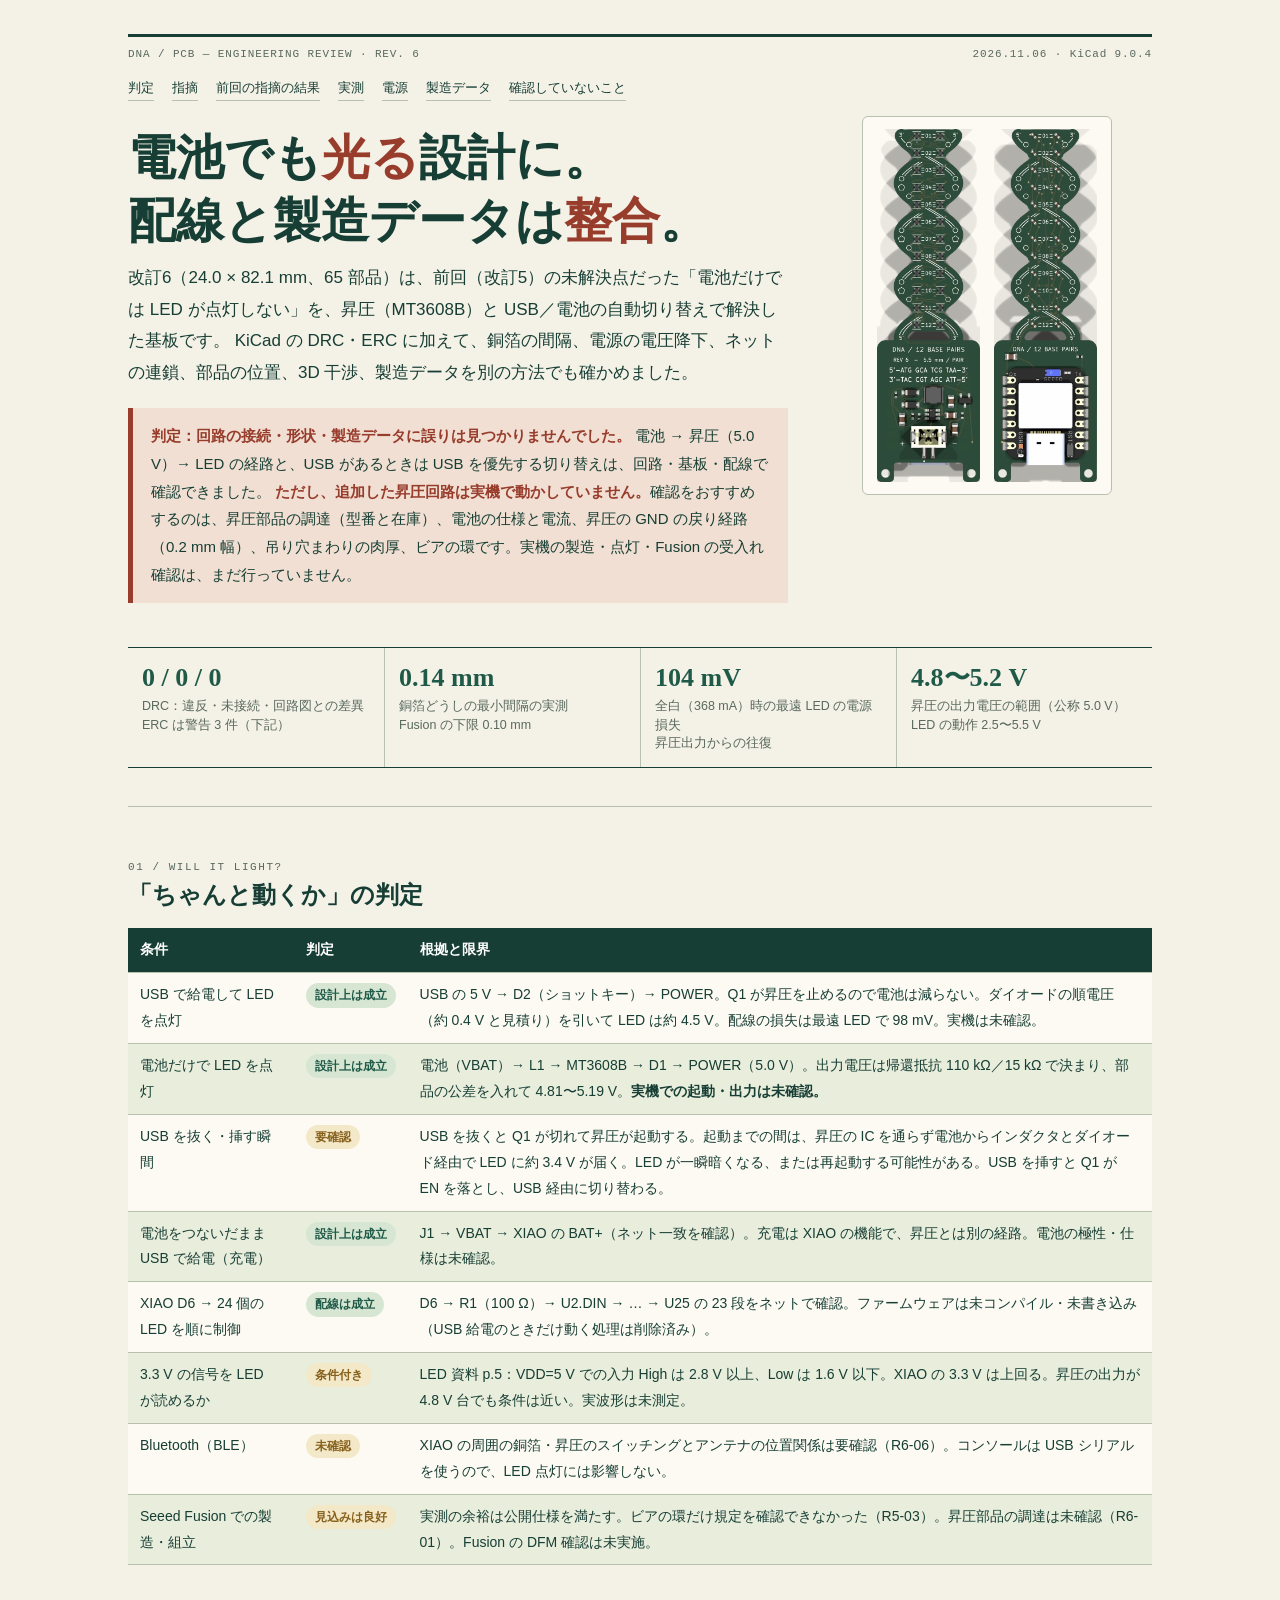
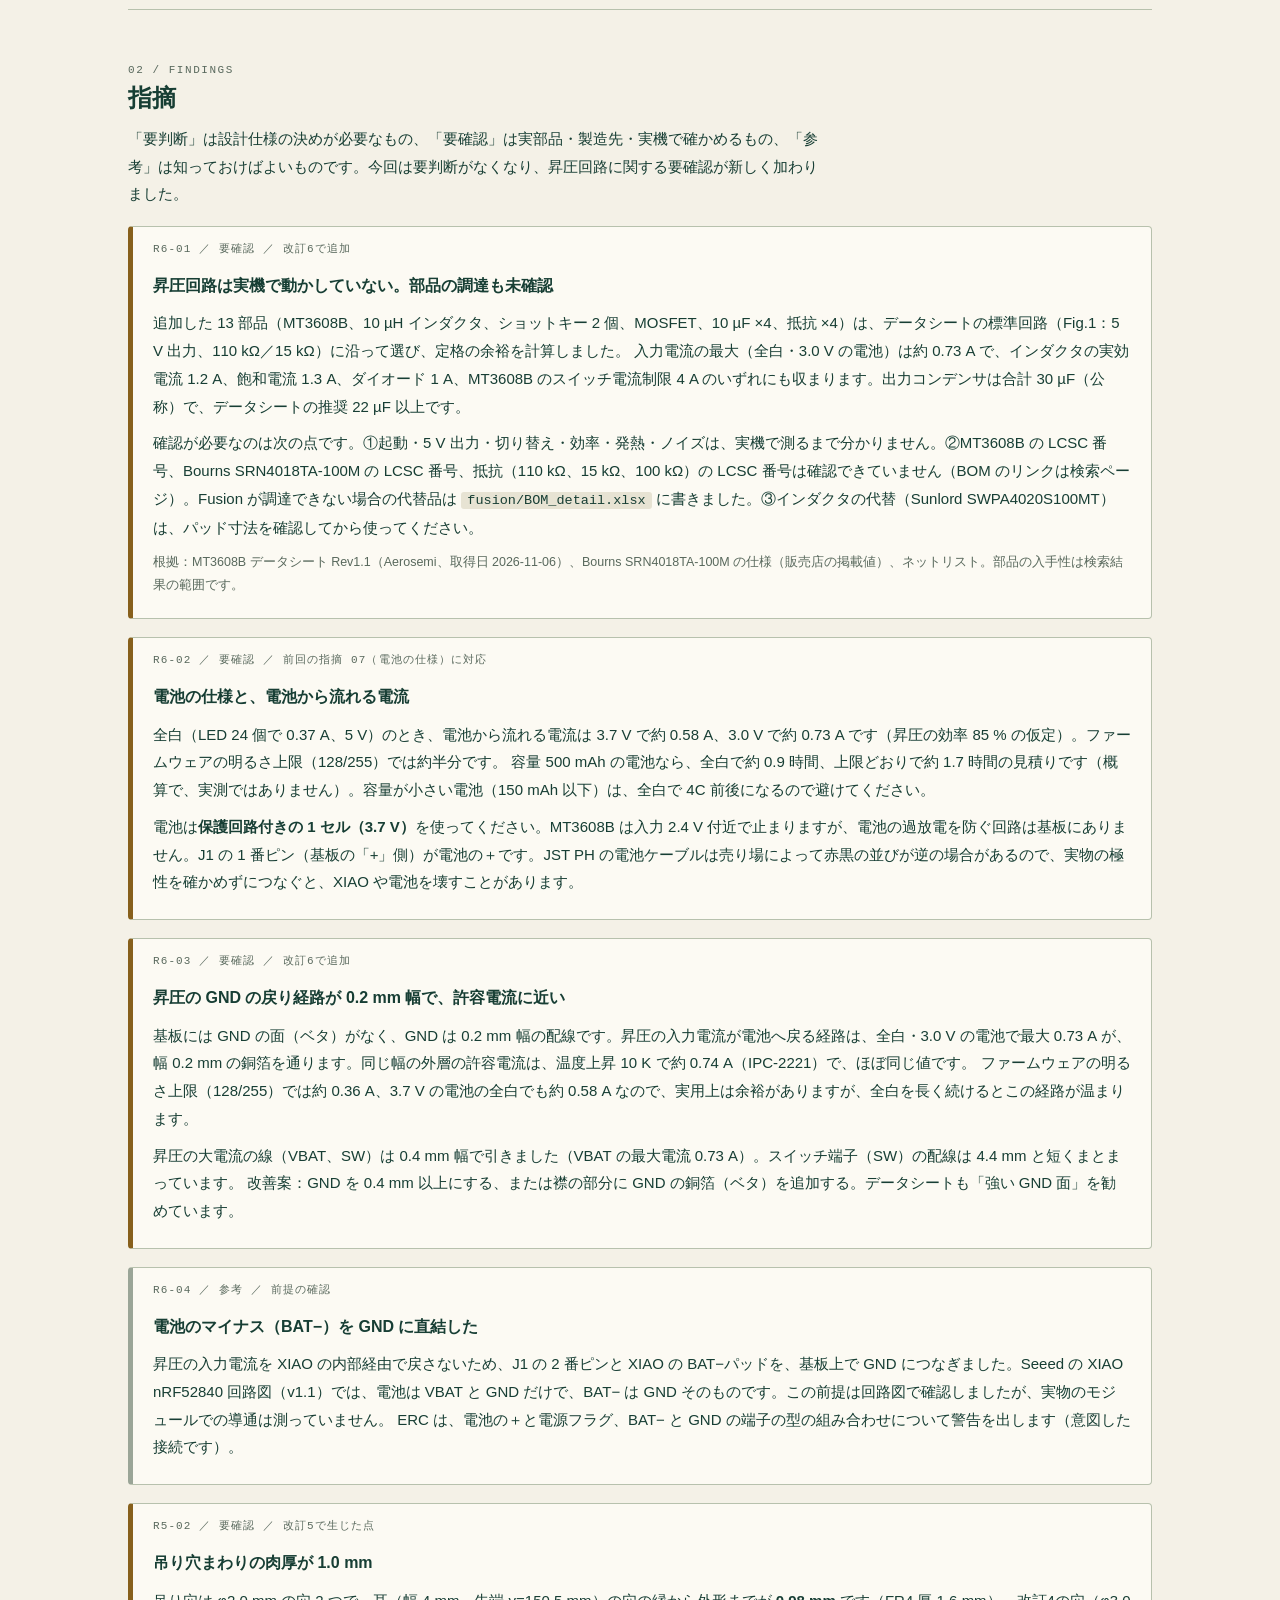
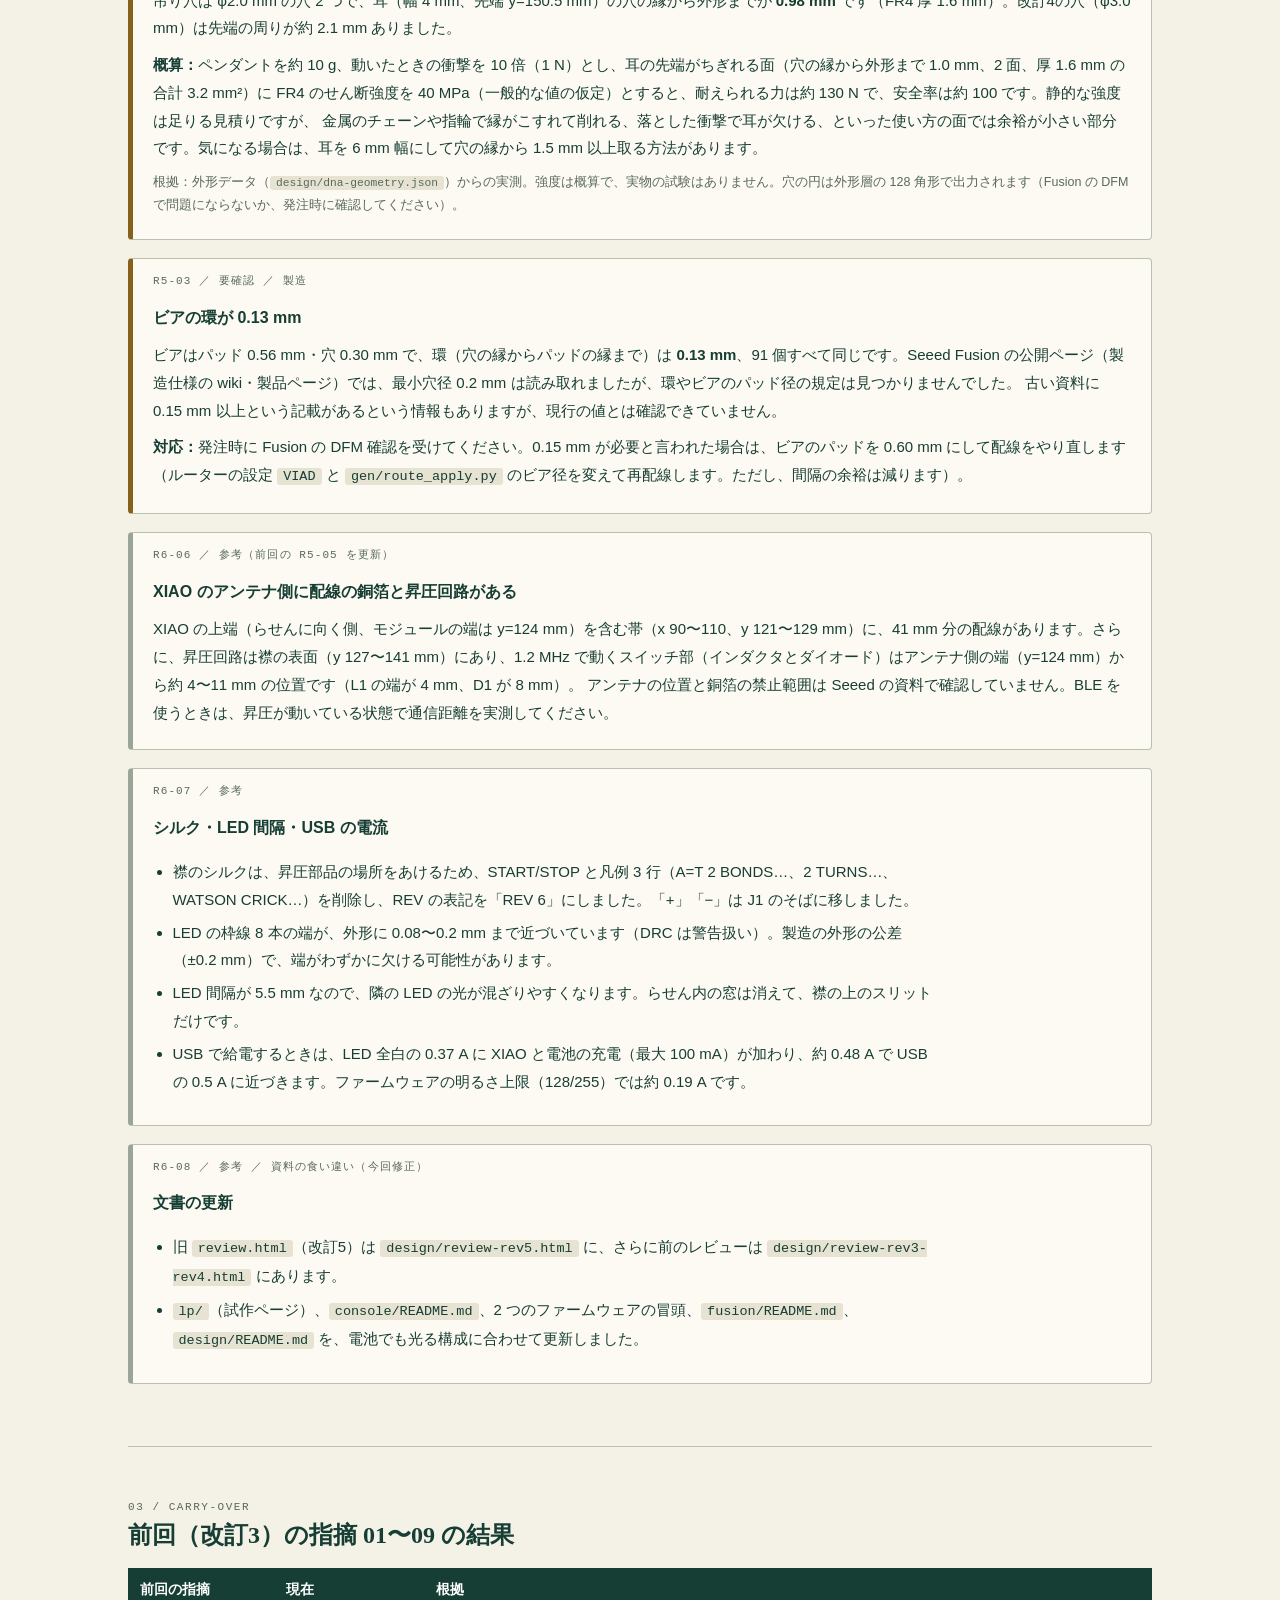
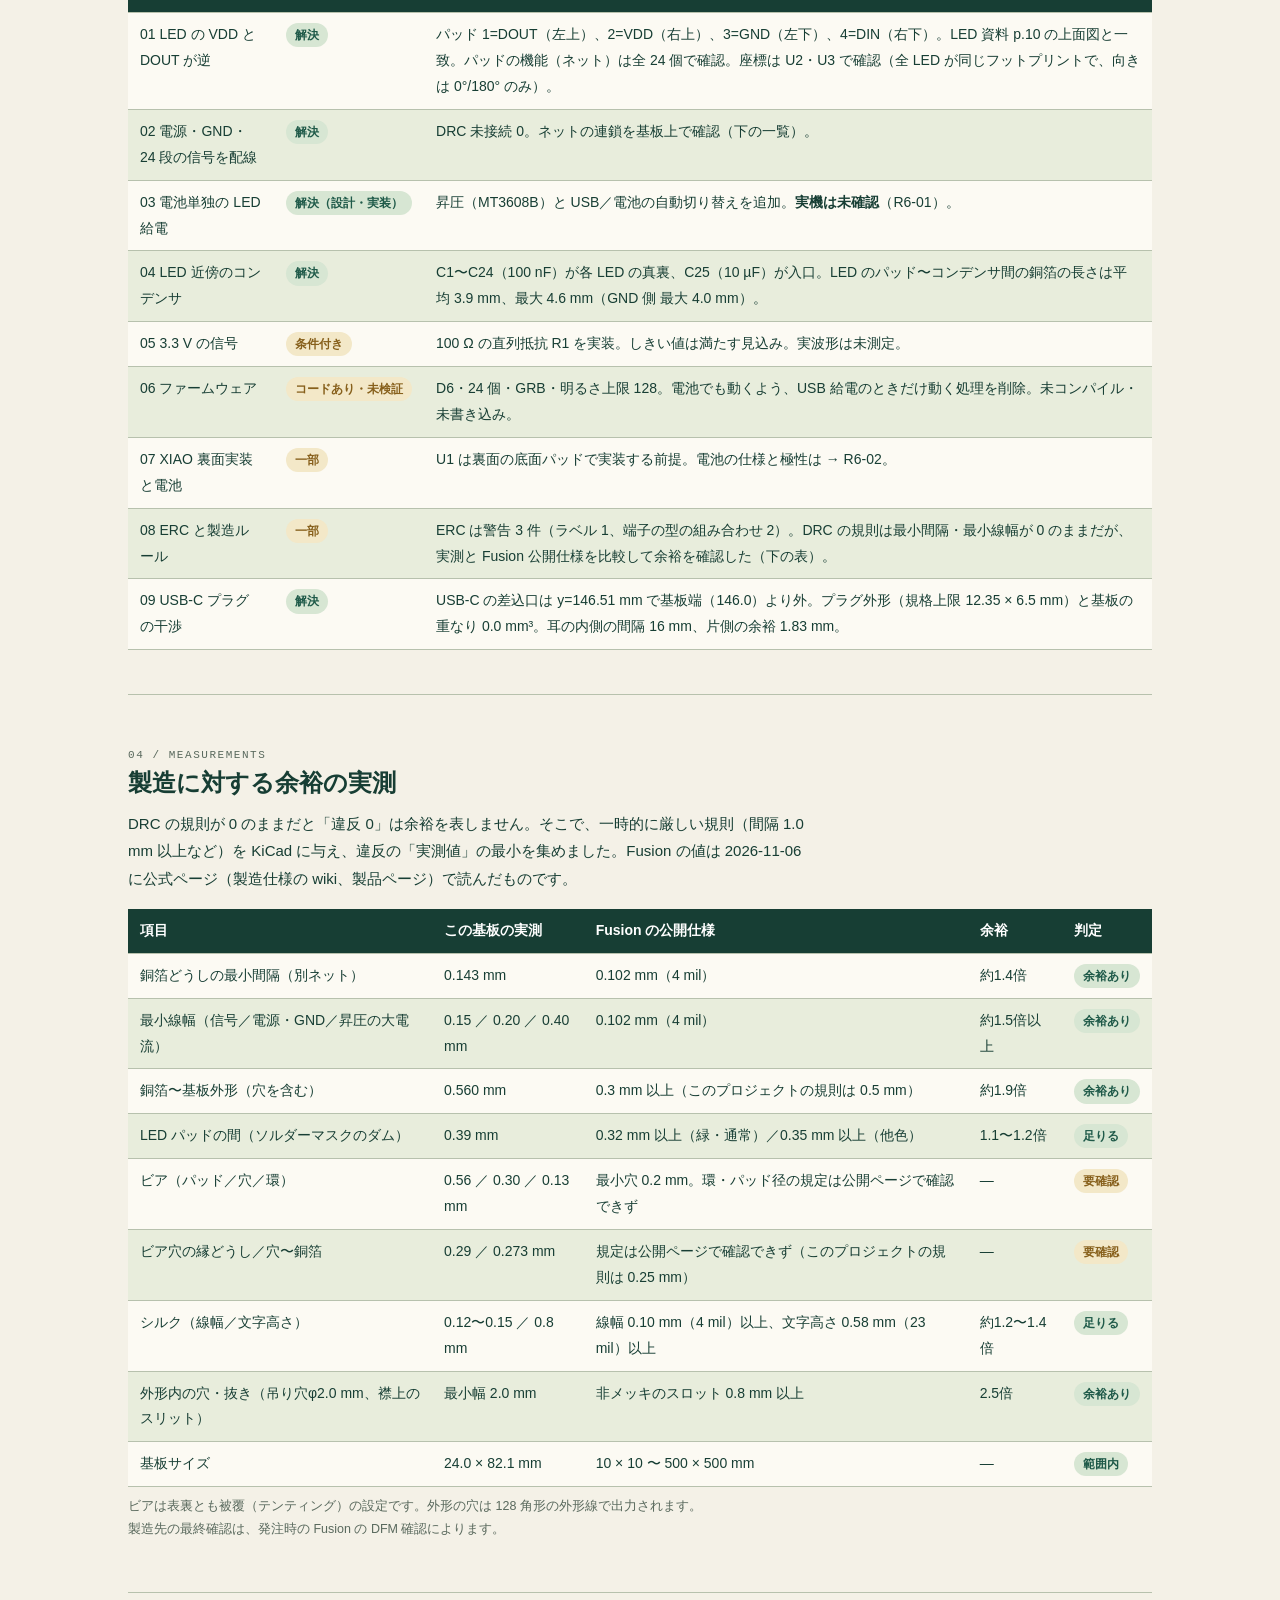
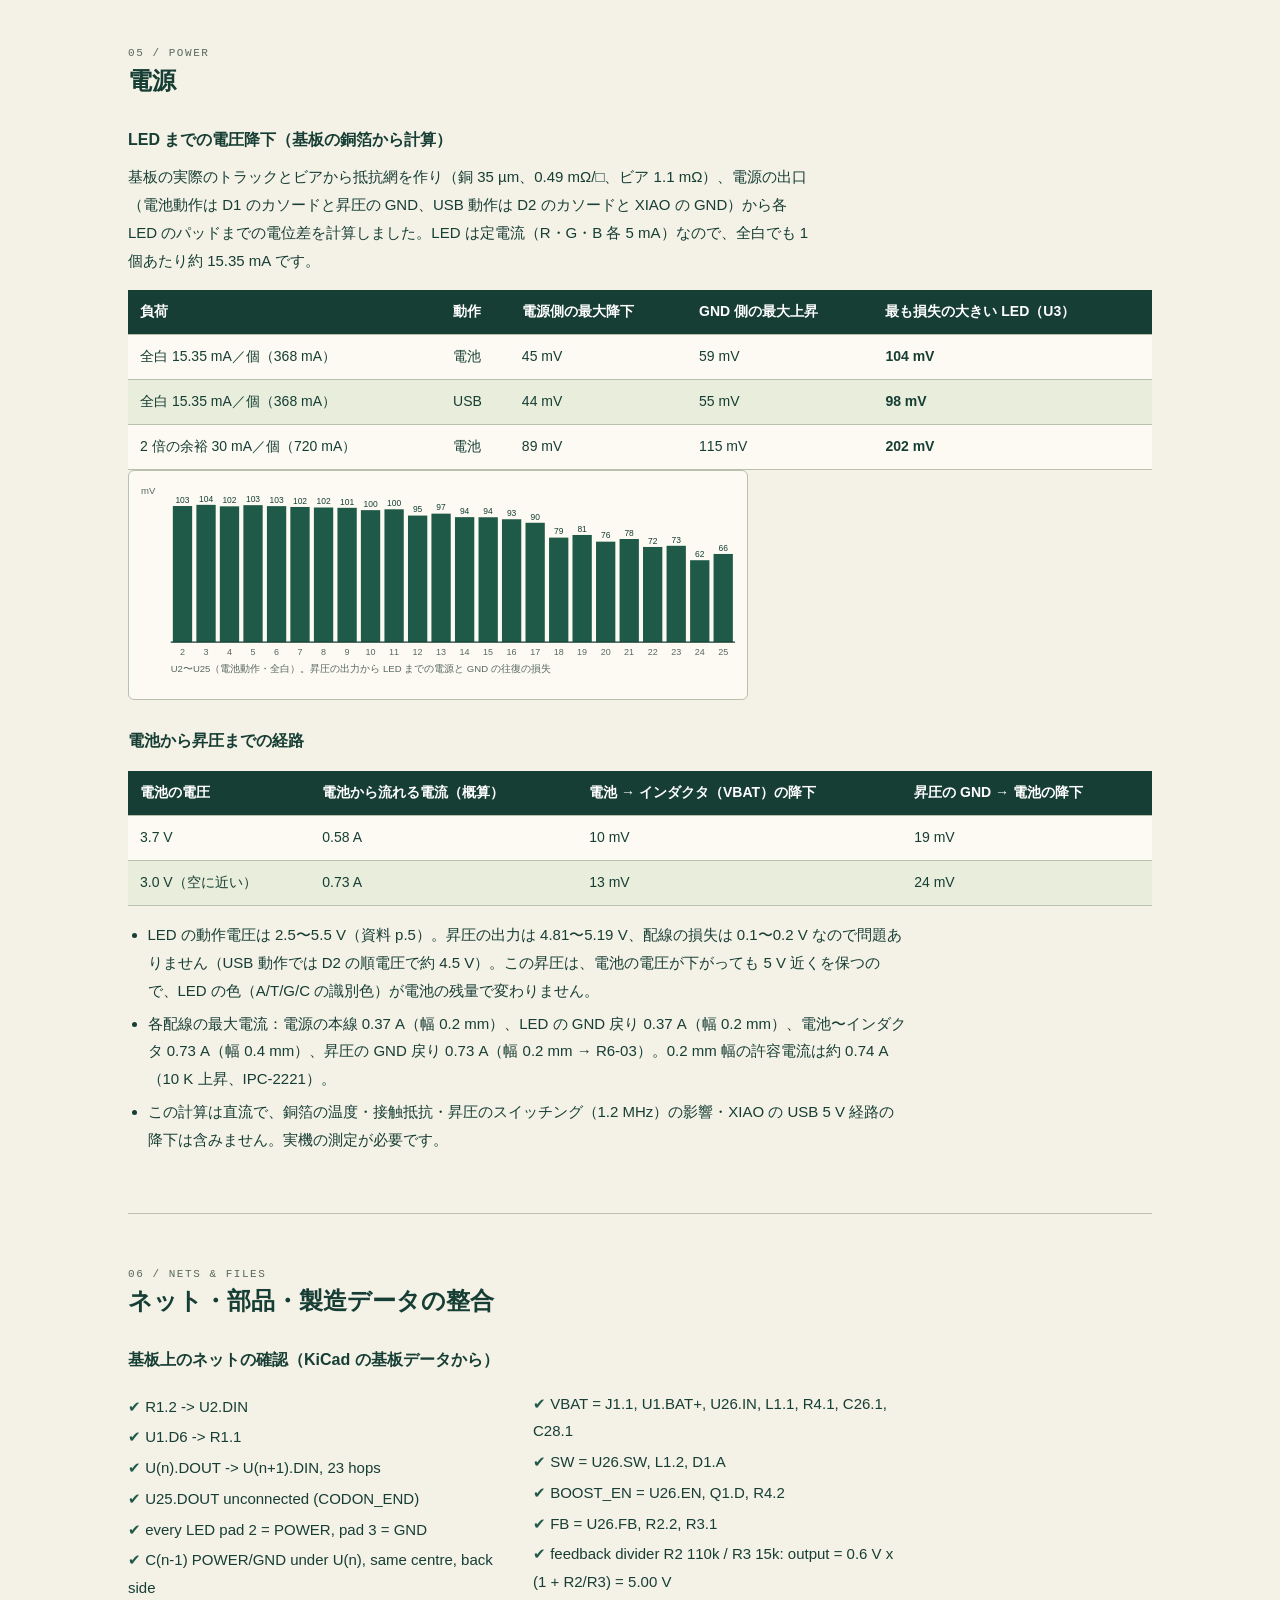
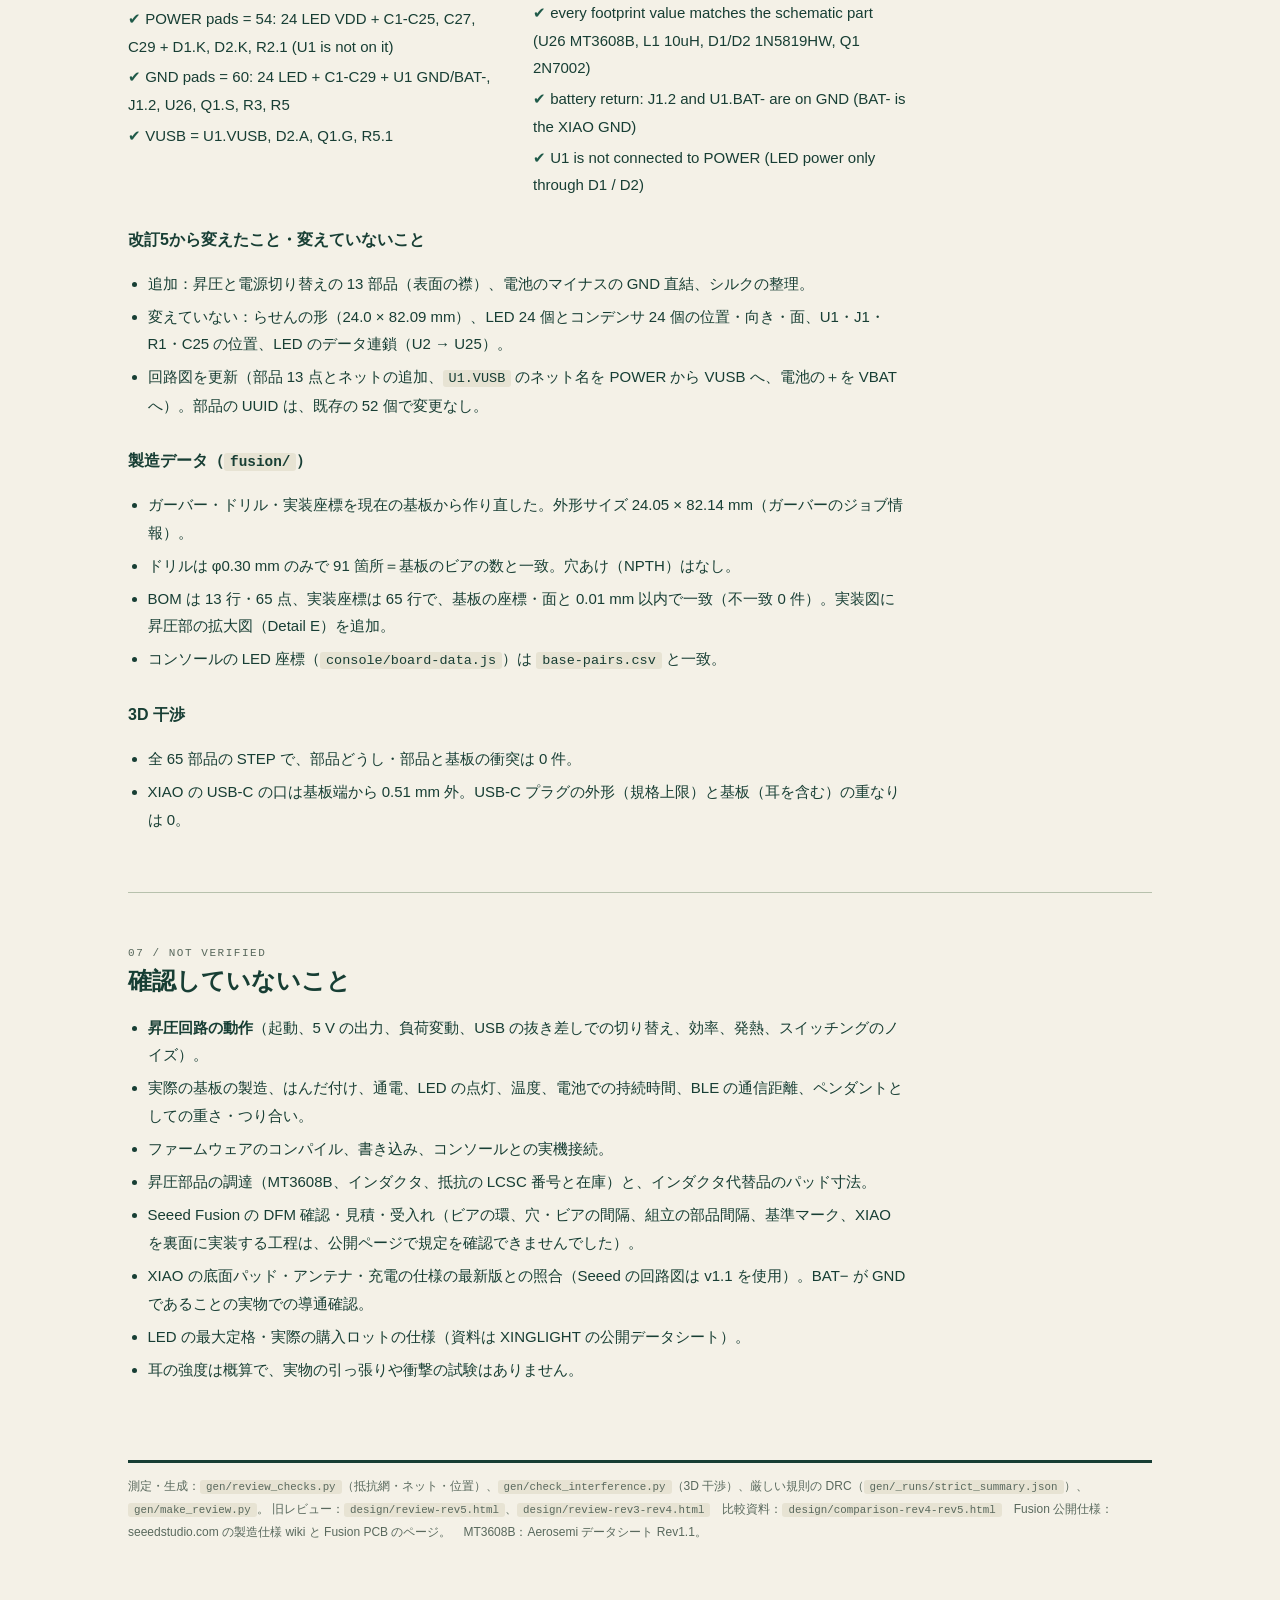
<file: design/review-rev6.html>
<!doctype html>
<html lang="ja"><head><meta charset="utf-8"><meta name="viewport" content="width=device-width,initial-scale=1">
<meta name="description" content="DNA LED 基板 改訂6（24.0 × 82.1 mm、電池でも LED が光る昇圧回路を追加）のレビュー。配線・ネット連鎖・電源・製造余裕・3D干渉を実測し、未確認の点を整理。">
<title>DNA基板｜改訂6 レビュー</title><style>
:root{--paper:#f4f1e7;--ink:#173e34;--muted:#59695d;--line:#b7c1ad;--rust:#983c2c;--green:#1f5a49;--white:#fcfaf3;--soft:#e8eddc;--amber:#87601c;--softred:#f0dfd2;--softamb:#f3e8c8}
*{box-sizing:border-box}html{scroll-behavior:smooth}body{margin:0;background:var(--paper);color:var(--ink);font:15px/1.85 "Yu Gothic",Meiryo,sans-serif}
main{max-width:1080px;margin:0 auto;padding:34px 28px 80px}a{color:inherit;text-underline-offset:4px}
.mast{display:flex;justify-content:space-between;border-top:3px solid var(--ink);padding-top:10px;font:11px/1.4 monospace;letter-spacing:.08em;color:var(--muted)}
.nav{display:flex;gap:18px;flex-wrap:wrap;margin:14px 0 0;font-size:13px}.nav a{border-bottom:1px solid var(--line);text-decoration:none}
h1{font:700 clamp(30px,5vw,48px)/1.3 "Yu Mincho","Hiragino Mincho ProN",serif;margin:26px 0 8px}h1 em{font-style:normal;color:var(--rust)}
h2{font:700 24px/1.4 "Yu Mincho",serif;margin:0 0 6px}h3{font-size:16px;margin:26px 0 4px}.lab{font:11px monospace;letter-spacing:.14em;color:var(--muted)}
section{padding:44px 0 6px;border-top:1px solid var(--line);margin-top:38px}p{margin:.6em 0;max-width:46em}.lead{font-size:17px}
.verdict{border-left:5px solid var(--rust);background:var(--softred);padding:14px 18px;margin:20px 0;max-width:54em}.verdict b{color:var(--rust)}
.hero{display:grid;grid-template-columns:1fr 330px;gap:34px;align-items:start}.hero figure{display:flex;gap:14px;justify-content:center;background:var(--white);border:1px solid var(--line);border-radius:6px;padding:12px}.hero figure img{width:46%;height:auto}
.kpi{display:grid;grid-template-columns:repeat(4,1fr);margin:24px 0 0;border-top:1px solid var(--ink);border-bottom:1px solid var(--ink)}
.kpi div{padding:14px;border-left:1px solid var(--line)}.kpi div:first-child{border-left:0}.kpi b{display:block;font:700 26px/1.2 Georgia,serif;color:var(--green)}.kpi span{display:block;font-size:12.5px;color:var(--muted);line-height:1.5;margin-top:4px}
.tw{overflow-x:auto;margin-top:16px}table{border-collapse:collapse;width:100%;min-width:720px;background:var(--white);font-size:14px}
th,td{padding:9px 12px;border-bottom:1px solid var(--line);text-align:left;vertical-align:top}thead th{background:var(--ink);color:#fff;font-weight:600}tbody tr:nth-child(even){background:var(--soft)}
.b{display:inline-block;padding:1px 9px;border-radius:99px;font-size:12px;font-weight:700;white-space:nowrap}.ok{color:var(--green)}.b.ok{background:#d7e6d3}.b.warn{background:var(--softamb);color:var(--amber)}.b.bad{background:var(--softred);color:var(--rust)}.b.ref{background:#e4e4dc;color:var(--muted)}
.find{background:var(--white);border:1px solid var(--line);border-left:5px solid var(--line);border-radius:4px;padding:6px 20px 14px;margin:18px 0}.find.bad{border-left-color:var(--rust)}.find.warn{border-left-color:var(--amber)}.find.ref{border-left-color:#9aa597}
.find h3{margin:10px 0 2px}.find .id{font:11px monospace;letter-spacing:.1em;color:var(--muted)}.find p{max-width:none}.src{font-size:12.5px;color:var(--muted)}
ul{max-width:52em;padding-left:1.3em}li{margin:.35em 0}ul.walk{list-style:none;padding-left:0;columns:2;column-gap:30px}ul.walk li{break-inside:avoid;margin:.2em 0}
code{background:#e7e3d3;padding:1px 6px;border-radius:3px;font-size:.9em}.chart{background:var(--white);border:1px solid var(--line);border-radius:6px;padding:12px;max-width:620px}.chart svg{width:100%;height:auto}
.grid2{display:grid;grid-template-columns:1fr 1fr;gap:22px}footer{margin-top:56px;border-top:3px solid var(--ink);padding-top:12px;font-size:12px;color:var(--muted)}
@media(max-width:860px){main{padding:20px 16px 60px}.hero{grid-template-columns:1fr}.kpi{grid-template-columns:1fr 1fr}.grid2,ul.walk{grid-template-columns:1fr;columns:1}}
@media print{body{background:#fff;font-size:11px}main{max-width:none;padding:0}.nav{display:none}section{break-inside:avoid}}
</style></head><body><main>
<div class="mast"><span>DNA / PCB — ENGINEERING REVIEW · REV. 6</span><span>2026.11.06 · KiCad 9.0.4</span></div>
<nav class="nav" aria-label="目次"><a href="#verdict">判定</a><a href="#findings">指摘</a><a href="#carry">前回の指摘の結果</a><a href="#measure">実測</a><a href="#power">電源</a><a href="#files">製造データ</a><a href="#notdone">確認していないこと</a></nav>

<header class="hero"><div>
<h1>電池でも<em>光る</em>設計に。<br>配線と製造データは<em>整合</em>。</h1>
<p class="lead">改訂6（24.0 × 82.1 mm、65 部品）は、前回（改訂5）の未解決点だった「電池だけでは LED が点灯しない」を、昇圧（MT3608B）と USB／電池の自動切り替えで解決した基板です。
KiCad の DRC・ERC に加えて、銅箔の間隔、電源の電圧降下、ネットの連鎖、部品の位置、3D 干渉、製造データを別の方法でも確かめました。</p>
<div class="verdict" id="verdict"><b>判定：回路の接続・形状・製造データに誤りは見つかりませんでした。</b>
電池 → 昇圧（5.0 V）→ LED の経路と、USB があるときは USB を優先する切り替えは、回路・基板・配線で確認できました。
<b>ただし、追加した昇圧回路は実機で動かしていません。</b>確認をおすすめするのは、昇圧部品の調達（型番と在庫）、電池の仕様と電流、昇圧の GND の戻り経路（0.2 mm 幅）、吊り穴まわりの肉厚、ビアの環です。実機の製造・点灯・Fusion の受入れ確認は、まだ行っていません。</div></div>
<figure><img src="[data-uri]" alt="改訂6の表面"><img src="[data-uri]" alt="改訂6の裏面"></figure></header>
<div class="kpi">
<div><b>0 / 0 / 0</b><span>DRC：違反・未接続・回路図との差異<br>ERC は警告 3 件（下記）</span></div>
<div><b>0.14 mm</b><span>銅箔どうしの最小間隔の実測<br>Fusion の下限 0.10 mm</span></div>
<div><b>104 mV</b><span>全白（368 mA）時の最遠 LED の電源損失<br>昇圧出力からの往復</span></div>
<div><b>4.8〜5.2 V</b><span>昇圧の出力電圧の範囲（公称 5.0 V）<br>LED の動作 2.5〜5.5 V</span></div></div>

<section><span class="lab">01 / WILL IT LIGHT?</span><h2>「ちゃんと動くか」の判定</h2>
<div class="tw"><table><thead><tr><th>条件</th><th>判定</th><th>根拠と限界</th></tr></thead><tbody>
<tr class=""><td>USB で給電して LED を点灯</td><td><span class="b ok">設計上は成立</span></td><td>USB の 5 V → D2（ショットキー）→ POWER。Q1 が昇圧を止めるので電池は減らない。ダイオードの順電圧（約 0.4 V と見積り）を引いて LED は約 4.5 V。配線の損失は最遠 LED で 98 mV。実機は未確認。</td></tr>
<tr class=""><td>電池だけで LED を点灯</td><td><span class="b ok">設計上は成立</span></td><td>電池（VBAT）→ L1 → MT3608B → D1 → POWER（5.0 V）。出力電圧は帰還抵抗 110 kΩ／15 kΩ で決まり、部品の公差を入れて 4.81〜5.19 V。<b>実機での起動・出力は未確認。</b></td></tr>
<tr class=""><td>USB を抜く・挿す瞬間</td><td><span class="b warn">要確認</span></td><td>USB を抜くと Q1 が切れて昇圧が起動する。起動までの間は、昇圧の IC を通らず電池からインダクタとダイオード経由で LED に約 3.4 V が届く。LED が一瞬暗くなる、または再起動する可能性がある。USB を挿すと Q1 が EN を落とし、USB 経由に切り替わる。</td></tr>
<tr class=""><td>電池をつないだまま USB で給電（充電）</td><td><span class="b ok">設計上は成立</span></td><td>J1 → VBAT → XIAO の BAT+（ネット一致を確認）。充電は XIAO の機能で、昇圧とは別の経路。電池の極性・仕様は未確認。</td></tr>
<tr class=""><td>XIAO D6 → 24 個の LED を順に制御</td><td><span class="b ok">配線は成立</span></td><td>D6 → R1（100 Ω）→ U2.DIN → … → U25 の 23 段をネットで確認。ファームウェアは未コンパイル・未書き込み（USB 給電のときだけ動く処理は削除済み）。</td></tr>
<tr class=""><td>3.3 V の信号を LED が読めるか</td><td><span class="b warn">条件付き</span></td><td>LED 資料 p.5：VDD=5 V での入力 High は 2.8 V 以上、Low は 1.6 V 以下。XIAO の 3.3 V は上回る。昇圧の出力が 4.8 V 台でも条件は近い。実波形は未測定。</td></tr>
<tr class=""><td>Bluetooth（BLE）</td><td><span class="b warn">未確認</span></td><td>XIAO の周囲の銅箔・昇圧のスイッチングとアンテナの位置関係は要確認（R6-06）。コンソールは USB シリアルを使うので、LED 点灯には影響しない。</td></tr>
<tr class=""><td>Seeed Fusion での製造・組立</td><td><span class="b warn">見込みは良好</span></td><td>実測の余裕は公開仕様を満たす。ビアの環だけ規定を確認できなかった（R5-03）。昇圧部品の調達は未確認（R6-01）。Fusion の DFM 確認は未実施。</td></tr>
</tbody></table></div></section>

<section id="findings"><span class="lab">02 / FINDINGS</span><h2>指摘</h2>
<p>「要判断」は設計仕様の決めが必要なもの、「要確認」は実部品・製造先・実機で確かめるもの、「参考」は知っておけばよいものです。今回は要判断がなくなり、昇圧回路に関する要確認が新しく加わりました。</p>

<div class="find warn"><span class="id">R6-01 ／ 要確認 ／ 改訂6で追加</span><h3>昇圧回路は実機で動かしていない。部品の調達も未確認</h3>
<p>追加した 13 部品（MT3608B、10 µH インダクタ、ショットキー 2 個、MOSFET、10 µF ×4、抵抗 ×4）は、データシートの標準回路（Fig.1：5 V 出力、110 kΩ／15 kΩ）に沿って選び、定格の余裕を計算しました。
入力電流の最大（全白・3.0 V の電池）は約 0.73 A で、インダクタの実効電流 1.2 A、飽和電流 1.3 A、ダイオード 1 A、MT3608B のスイッチ電流制限 4 A のいずれにも収まります。出力コンデンサは合計 30 µF（公称）で、データシートの推奨 22 µF 以上です。</p>
<p>確認が必要なのは次の点です。①起動・5 V 出力・切り替え・効率・発熱・ノイズは、実機で測るまで分かりません。②MT3608B の LCSC 番号、Bourns SRN4018TA-100M の LCSC 番号、抵抗（110 kΩ、15 kΩ、100 kΩ）の LCSC 番号は確認できていません（BOM のリンクは検索ページ）。Fusion が調達できない場合の代替品は <code>fusion/BOM_detail.xlsx</code> に書きました。③インダクタの代替（Sunlord SWPA4020S100MT）は、パッド寸法を確認してから使ってください。</p>
<p class="src">根拠：MT3608B データシート Rev1.1（Aerosemi、取得日 2026-11-06）、Bourns SRN4018TA-100M の仕様（販売店の掲載値）、ネットリスト。部品の入手性は検索結果の範囲です。</p></div>

<div class="find warn"><span class="id">R6-02 ／ 要確認 ／ 前回の指摘 07（電池の仕様）に対応</span><h3>電池の仕様と、電池から流れる電流</h3>
<p>全白（LED 24 個で 0.37 A、5 V）のとき、電池から流れる電流は 3.7 V で約 0.58 A、3.0 V で約 0.73 A です（昇圧の効率 85 % の仮定）。ファームウェアの明るさ上限（128/255）では約半分です。
容量 500 mAh の電池なら、全白で約 0.9 時間、上限どおりで約 1.7 時間の見積りです（概算で、実測ではありません）。容量が小さい電池（150 mAh 以下）は、全白で 4C 前後になるので避けてください。</p>
<p>電池は<b>保護回路付きの 1 セル（3.7 V）</b>を使ってください。MT3608B は入力 2.4 V 付近で止まりますが、電池の過放電を防ぐ回路は基板にありません。J1 の 1 番ピン（基板の「+」側）が電池の＋です。JST PH の電池ケーブルは売り場によって赤黒の並びが逆の場合があるので、実物の極性を確かめずにつなぐと、XIAO や電池を壊すことがあります。</p></div>

<div class="find warn"><span class="id">R6-03 ／ 要確認 ／ 改訂6で追加</span><h3>昇圧の GND の戻り経路が 0.2 mm 幅で、許容電流に近い</h3>
<p>基板には GND の面（ベタ）がなく、GND は 0.2 mm 幅の配線です。昇圧の入力電流が電池へ戻る経路は、全白・3.0 V の電池で最大 0.73 A が、幅 0.2 mm の銅箔を通ります。同じ幅の外層の許容電流は、温度上昇 10 K で約 0.74 A（IPC-2221）で、ほぼ同じ値です。
ファームウェアの明るさ上限（128/255）では約 0.36 A、3.7 V の電池の全白でも約 0.58 A なので、実用上は余裕がありますが、全白を長く続けるとこの経路が温まります。</p>
<p>昇圧の大電流の線（VBAT、SW）は 0.4 mm 幅で引きました（VBAT の最大電流 0.73 A）。スイッチ端子（SW）の配線は 4.4 mm と短くまとまっています。
改善案：GND を 0.4 mm 以上にする、または襟の部分に GND の銅箔（ベタ）を追加する。データシートも「強い GND 面」を勧めています。</p></div>

<div class="find ref"><span class="id">R6-04 ／ 参考 ／ 前提の確認</span><h3>電池のマイナス（BAT−）を GND に直結した</h3>
<p>昇圧の入力電流を XIAO の内部経由で戻さないため、J1 の 2 番ピンと XIAO の BAT−パッドを、基板上で GND につなぎました。Seeed の XIAO nRF52840 回路図（v1.1）では、電池は VBAT と GND だけで、BAT− は GND そのものです。この前提は回路図で確認しましたが、実物のモジュールでの導通は測っていません。
ERC は、電池の＋と電源フラグ、BAT− と GND の端子の型の組み合わせについて警告を出します（意図した接続です）。</p></div>

<div class="find warn"><span class="id">R5-02 ／ 要確認 ／ 改訂5で生じた点</span><h3>吊り穴まわりの肉厚が 1.0 mm</h3>
<p>吊り穴は φ2.0 mm の穴 2 つで、耳（幅 4 mm、先端 y=150.5 mm）の穴の縁から外形までが <b>0.98 mm</b> です（FR4 厚 1.6 mm）。改訂4の穴（φ3.0 mm）は先端の周りが約 2.1 mm ありました。</p>
<p><b>概算：</b>ペンダントを約 10 g、動いたときの衝撃を 10 倍（1 N）とし、耳の先端がちぎれる面（穴の縁から外形まで 1.0 mm、2 面、厚 1.6 mm の合計 3.2 mm²）に FR4 のせん断強度を 40 MPa（一般的な値の仮定）とすると、耐えられる力は約 130 N で、安全率は約 100 です。静的な強度は足りる見積りですが、
金属のチェーンや指輪で縁がこすれて削れる、落とした衝撃で耳が欠ける、といった使い方の面では余裕が小さい部分です。気になる場合は、耳を 6 mm 幅にして穴の縁から 1.5 mm 以上取る方法があります。</p>
<p class="src">根拠：外形データ（<code>design/dna-geometry.json</code>）からの実測。強度は概算で、実物の試験はありません。穴の円は外形層の 128 角形で出力されます（Fusion の DFM で問題にならないか、発注時に確認してください）。</p></div>

<div class="find warn"><span class="id">R5-03 ／ 要確認 ／ 製造</span><h3>ビアの環が 0.13 mm</h3>
<p>ビアはパッド 0.56 mm・穴 0.30 mm で、環（穴の縁からパッドの縁まで）は <b>0.13 mm</b>、91 個すべて同じです。Seeed Fusion の公開ページ（製造仕様の wiki・製品ページ）では、最小穴径 0.2 mm は読み取れましたが、環やビアのパッド径の規定は見つかりませんでした。
古い資料に 0.15 mm 以上という記載があるという情報もありますが、現行の値とは確認できていません。</p>
<p><b>対応：</b>発注時に Fusion の DFM 確認を受けてください。0.15 mm が必要と言われた場合は、ビアのパッドを 0.60 mm にして配線をやり直します（ルーターの設定 <code>VIAD</code> と <code>gen/route_apply.py</code> のビア径を変えて再配線します。ただし、間隔の余裕は減ります）。</p></div>

<div class="find ref"><span class="id">R6-06 ／ 参考（前回の R5-05 を更新）</span><h3>XIAO のアンテナ側に配線の銅箔と昇圧回路がある</h3>
<p>XIAO の上端（らせんに向く側、モジュールの端は y=124 mm）を含む帯（x 90〜110、y 121〜129 mm）に、41 mm 分の配線があります。さらに、昇圧回路は襟の表面（y 127〜141 mm）にあり、1.2 MHz で動くスイッチ部（インダクタとダイオード）はアンテナ側の端（y=124 mm）から約 4〜11 mm の位置です（L1 の端が 4 mm、D1 が 8 mm）。
アンテナの位置と銅箔の禁止範囲は Seeed の資料で確認していません。BLE を使うときは、昇圧が動いている状態で通信距離を実測してください。</p></div>

<div class="find ref"><span class="id">R6-07 ／ 参考</span><h3>シルク・LED 間隔・USB の電流</h3>
<ul><li>襟のシルクは、昇圧部品の場所をあけるため、START/STOP と凡例 3 行（A=T 2 BONDS…、2 TURNS…、WATSON CRICK…）を削除し、REV の表記を「REV 6」にしました。「+」「−」は J1 のそばに移しました。</li>
<li>LED の枠線 8 本の端が、外形に 0.08〜0.2 mm まで近づいています（DRC は警告扱い）。製造の外形の公差（±0.2 mm）で、端がわずかに欠ける可能性があります。</li>
<li>LED 間隔が 5.5 mm なので、隣の LED の光が混ざりやすくなります。らせん内の窓は消えて、襟の上のスリットだけです。</li>
<li>USB で給電するときは、LED 全白の 0.37 A に XIAO と電池の充電（最大 100 mA）が加わり、約 0.48 A で USB の 0.5 A に近づきます。ファームウェアの明るさ上限（128/255）では約 0.19 A です。</li></ul></div>

<div class="find ref"><span class="id">R6-08 ／ 参考 ／ 資料の食い違い（今回修正）</span><h3>文書の更新</h3>
<ul><li>旧 <code>review.html</code>（改訂5）は <code>design/review-rev5.html</code> に、さらに前のレビューは <code>design/review-rev3-rev4.html</code> にあります。</li>
<li><code>lp/</code>（試作ページ）、<code>console/README.md</code>、2 つのファームウェアの冒頭、<code>fusion/README.md</code>、<code>design/README.md</code> を、電池でも光る構成に合わせて更新しました。</li></ul></div>
</section>

<section id="carry"><span class="lab">03 / CARRY-OVER</span><h2>前回（改訂3）の指摘 01〜09 の結果</h2>
<div class="tw"><table><thead><tr><th>前回の指摘</th><th>現在</th><th>根拠</th></tr></thead><tbody>
<tr class=""><td>01 LED の VDD と DOUT が逆</td><td><span class="b ok">解決</span></td><td>パッド 1=DOUT（左上）、2=VDD（右上）、3=GND（左下）、4=DIN（右下）。LED 資料 p.10 の上面図と一致。パッドの機能（ネット）は全 24 個で確認。座標は U2・U3 で確認（全 LED が同じフットプリントで、向きは 0°/180° のみ）。</td></tr>
<tr class=""><td>02 電源・GND・24 段の信号を配線</td><td><span class="b ok">解決</span></td><td>DRC 未接続 0。ネットの連鎖を基板上で確認（下の一覧）。</td></tr>
<tr class=""><td>03 電池単独の LED 給電</td><td><span class="b ok">解決（設計・実装）</span></td><td>昇圧（MT3608B）と USB／電池の自動切り替えを追加。<b>実機は未確認</b>（R6-01）。</td></tr>
<tr class=""><td>04 LED 近傍のコンデンサ</td><td><span class="b ok">解決</span></td><td>C1〜C24（100 nF）が各 LED の真裏、C25（10 µF）が入口。LED のパッド〜コンデンサ間の銅箔の長さは平均 3.9 mm、最大 4.6 mm（GND 側 最大 4.0 mm）。</td></tr>
<tr class=""><td>05 3.3 V の信号</td><td><span class="b warn">条件付き</span></td><td>100 Ω の直列抵抗 R1 を実装。しきい値は満たす見込み。実波形は未測定。</td></tr>
<tr class=""><td>06 ファームウェア</td><td><span class="b warn">コードあり・未検証</span></td><td>D6・24 個・GRB・明るさ上限 128。電池でも動くよう、USB 給電のときだけ動く処理を削除。未コンパイル・未書き込み。</td></tr>
<tr class=""><td>07 XIAO 裏面実装と電池</td><td><span class="b warn">一部</span></td><td>U1 は裏面の底面パッドで実装する前提。電池の仕様と極性は → R6-02。</td></tr>
<tr class=""><td>08 ERC と製造ルール</td><td><span class="b warn">一部</span></td><td>ERC は警告 3 件（ラベル 1、端子の型の組み合わせ 2）。DRC の規則は最小間隔・最小線幅が 0 のままだが、実測と Fusion 公開仕様を比較して余裕を確認した（下の表）。</td></tr>
<tr class=""><td>09 USB-C プラグの干渉</td><td><span class="b ok">解決</span></td><td>USB-C の差込口は y=146.51 mm で基板端（146.0）より外。プラグ外形（規格上限 12.35 × 6.5 mm）と基板の重なり 0.0 mm³。耳の内側の間隔 16 mm、片側の余裕 1.83 mm。</td></tr>
</tbody></table></div></section>

<section id="measure"><span class="lab">04 / MEASUREMENTS</span><h2>製造に対する余裕の実測</h2>
<p>DRC の規則が 0 のままだと「違反 0」は余裕を表しません。そこで、一時的に厳しい規則（間隔 1.0 mm 以上など）を KiCad に与え、違反の「実測値」の最小を集めました。Fusion の値は 2026-11-06 に公式ページ（製造仕様の wiki、製品ページ）で読んだものです。</p>
<div class="tw"><table><thead><tr><th>項目</th><th>この基板の実測</th><th>Fusion の公開仕様</th><th>余裕</th><th>判定</th></tr></thead><tbody><tr class=""><td>銅箔どうしの最小間隔（別ネット）</td><td>0.143 mm</td><td>0.102 mm（4 mil）</td><td>約1.4倍</td><td><span class="b ok">余裕あり</span></td></tr><tr class=""><td>最小線幅（信号／電源・GND／昇圧の大電流）</td><td>0.15 ／ 0.20 ／ 0.40 mm</td><td>0.102 mm（4 mil）</td><td>約1.5倍以上</td><td><span class="b ok">余裕あり</span></td></tr><tr class=""><td>銅箔〜基板外形（穴を含む）</td><td>0.560 mm</td><td>0.3 mm 以上（このプロジェクトの規則は 0.5 mm）</td><td>約1.9倍</td><td><span class="b ok">余裕あり</span></td></tr><tr class=""><td>LED パッドの間（ソルダーマスクのダム）</td><td>0.39 mm</td><td>0.32 mm 以上（緑・通常）／0.35 mm 以上（他色）</td><td>1.1〜1.2倍</td><td><span class="b ok">足りる</span></td></tr><tr class=""><td>ビア（パッド／穴／環）</td><td>0.56 ／ 0.30 ／ 0.13 mm</td><td>最小穴 0.2 mm。環・パッド径の規定は公開ページで確認できず</td><td>—</td><td><span class="b warn">要確認</span></td></tr><tr class=""><td>ビア穴の縁どうし／穴〜銅箔</td><td>0.29 ／ 0.273 mm</td><td>規定は公開ページで確認できず（このプロジェクトの規則は 0.25 mm）</td><td>—</td><td><span class="b warn">要確認</span></td></tr><tr class=""><td>シルク（線幅／文字高さ）</td><td>0.12〜0.15 ／ 0.8 mm</td><td>線幅 0.10 mm（4 mil）以上、文字高さ 0.58 mm（23 mil）以上</td><td>約1.2〜1.4倍</td><td><span class="b ok">足りる</span></td></tr><tr class=""><td>外形内の穴・抜き（吊り穴φ2.0 mm、襟上のスリット）</td><td>最小幅 2.0 mm</td><td>非メッキのスロット 0.8 mm 以上</td><td>2.5倍</td><td><span class="b ok">余裕あり</span></td></tr><tr class=""><td>基板サイズ</td><td>24.0 × 82.1 mm</td><td>10 × 10 〜 500 × 500 mm</td><td>—</td><td><span class="b ok">範囲内</span></td></tr></tbody></table></div>
<p class="src">ビアは表裏とも被覆（テンティング）の設定です。外形の穴は 128 角形の外形線で出力されます。製造先の最終確認は、発注時の Fusion の DFM 確認によります。</p></section>

<section id="power"><span class="lab">05 / POWER</span><h2>電源</h2>
<h3>LED までの電圧降下（基板の銅箔から計算）</h3>
<p>基板の実際のトラックとビアから抵抗網を作り（銅 35 µm、0.49 mΩ/□、ビア 1.1 mΩ）、電源の出口（電池動作は D1 のカソードと昇圧の GND、USB 動作は D2 のカソードと XIAO の GND）から各 LED のパッドまでの電位差を計算しました。LED は定電流（R・G・B 各 5 mA）なので、全白でも 1 個あたり約 15.35 mA です。</p>
<div class="tw"><table><thead><tr><th>負荷</th><th>動作</th><th>電源側の最大降下</th><th>GND 側の最大上昇</th><th>最も損失の大きい LED（U3）</th></tr></thead><tbody>
<tr class=""><td>全白 15.35 mA／個（368 mA）</td><td>電池</td><td>45 mV</td><td>59 mV</td><td><b>104 mV</b></td></tr>
<tr class=""><td>全白 15.35 mA／個（368 mA）</td><td>USB</td><td>44 mV</td><td>55 mV</td><td><b>98 mV</b></td></tr>
<tr class=""><td>2 倍の余裕 30 mA／個（720 mA）</td><td>電池</td><td>89 mV</td><td>115 mV</td><td><b>202 mV</b></td></tr>
</tbody></table></div>
<div class="chart"><svg viewBox="0 0 560 184" role="img" aria-label="LED ごとの電源損失"><rect x="30.0" y="21.7" width="18.2" height="128.3" fill="#1f5a49"/><text x="39.1" y="162" font-size="8.5" text-anchor="middle" fill="#59695d">2</text><text x="39.1" y="18.7" font-size="8" text-anchor="middle" fill="#173e34">103</text><rect x="52.2" y="20.6" width="18.2" height="129.4" fill="#1f5a49"/><text x="61.3" y="162" font-size="8.5" text-anchor="middle" fill="#59695d">3</text><text x="61.3" y="17.6" font-size="8" text-anchor="middle" fill="#173e34">104</text><rect x="74.3" y="22.0" width="18.2" height="128.0" fill="#1f5a49"/><text x="83.4" y="162" font-size="8.5" text-anchor="middle" fill="#59695d">4</text><text x="83.4" y="19.0" font-size="8" text-anchor="middle" fill="#173e34">102</text><rect x="96.5" y="20.9" width="18.2" height="129.1" fill="#1f5a49"/><text x="105.6" y="162" font-size="8.5" text-anchor="middle" fill="#59695d">5</text><text x="105.6" y="17.9" font-size="8" text-anchor="middle" fill="#173e34">103</text><rect x="118.7" y="21.8" width="18.2" height="128.2" fill="#1f5a49"/><text x="127.8" y="162" font-size="8.5" text-anchor="middle" fill="#59695d">6</text><text x="127.8" y="18.8" font-size="8" text-anchor="middle" fill="#173e34">103</text><rect x="140.8" y="22.6" width="18.2" height="127.4" fill="#1f5a49"/><text x="149.9" y="162" font-size="8.5" text-anchor="middle" fill="#59695d">7</text><text x="149.9" y="19.6" font-size="8" text-anchor="middle" fill="#173e34">102</text><rect x="163.0" y="23.1" width="18.2" height="126.9" fill="#1f5a49"/><text x="172.1" y="162" font-size="8.5" text-anchor="middle" fill="#59695d">8</text><text x="172.1" y="20.1" font-size="8" text-anchor="middle" fill="#173e34">102</text><rect x="185.2" y="23.4" width="18.2" height="126.6" fill="#1f5a49"/><text x="194.3" y="162" font-size="8.5" text-anchor="middle" fill="#59695d">9</text><text x="194.3" y="20.4" font-size="8" text-anchor="middle" fill="#173e34">101</text><rect x="207.3" y="25.6" width="18.2" height="124.4" fill="#1f5a49"/><text x="216.4" y="162" font-size="8.5" text-anchor="middle" fill="#59695d">10</text><text x="216.4" y="22.6" font-size="8" text-anchor="middle" fill="#173e34">100</text><rect x="229.5" y="24.8" width="18.2" height="125.2" fill="#1f5a49"/><text x="238.6" y="162" font-size="8.5" text-anchor="middle" fill="#59695d">11</text><text x="238.6" y="21.8" font-size="8" text-anchor="middle" fill="#173e34">100</text><rect x="251.7" y="30.7" width="18.2" height="119.3" fill="#1f5a49"/><text x="260.8" y="162" font-size="8.5" text-anchor="middle" fill="#59695d">12</text><text x="260.8" y="27.7" font-size="8" text-anchor="middle" fill="#173e34">95</text><rect x="273.8" y="28.9" width="18.2" height="121.1" fill="#1f5a49"/><text x="282.9" y="162" font-size="8.5" text-anchor="middle" fill="#59695d">13</text><text x="282.9" y="25.9" font-size="8" text-anchor="middle" fill="#173e34">97</text><rect x="296.0" y="32.2" width="18.2" height="117.8" fill="#1f5a49"/><text x="305.1" y="162" font-size="8.5" text-anchor="middle" fill="#59695d">14</text><text x="305.1" y="29.2" font-size="8" text-anchor="middle" fill="#173e34">94</text><rect x="318.2" y="32.3" width="18.2" height="117.7" fill="#1f5a49"/><text x="327.2" y="162" font-size="8.5" text-anchor="middle" fill="#59695d">15</text><text x="327.2" y="29.3" font-size="8" text-anchor="middle" fill="#173e34">94</text><rect x="340.3" y="34.2" width="18.2" height="115.8" fill="#1f5a49"/><text x="349.4" y="162" font-size="8.5" text-anchor="middle" fill="#59695d">16</text><text x="349.4" y="31.2" font-size="8" text-anchor="middle" fill="#173e34">93</text><rect x="362.5" y="37.5" width="18.2" height="112.5" fill="#1f5a49"/><text x="371.6" y="162" font-size="8.5" text-anchor="middle" fill="#59695d">17</text><text x="371.6" y="34.5" font-size="8" text-anchor="middle" fill="#173e34">90</text><rect x="384.7" y="51.5" width="18.2" height="98.5" fill="#1f5a49"/><text x="393.8" y="162" font-size="8.5" text-anchor="middle" fill="#59695d">18</text><text x="393.8" y="48.5" font-size="8" text-anchor="middle" fill="#173e34">79</text><rect x="406.8" y="49.0" width="18.2" height="101.0" fill="#1f5a49"/><text x="415.9" y="162" font-size="8.5" text-anchor="middle" fill="#59695d">19</text><text x="415.9" y="46.0" font-size="8" text-anchor="middle" fill="#173e34">81</text><rect x="429.0" y="55.3" width="18.2" height="94.7" fill="#1f5a49"/><text x="438.1" y="162" font-size="8.5" text-anchor="middle" fill="#59695d">20</text><text x="438.1" y="52.3" font-size="8" text-anchor="middle" fill="#173e34">76</text><rect x="451.2" y="52.8" width="18.2" height="97.2" fill="#1f5a49"/><text x="460.2" y="162" font-size="8.5" text-anchor="middle" fill="#59695d">21</text><text x="460.2" y="49.8" font-size="8" text-anchor="middle" fill="#173e34">78</text><rect x="473.3" y="60.3" width="18.2" height="89.7" fill="#1f5a49"/><text x="482.4" y="162" font-size="8.5" text-anchor="middle" fill="#59695d">22</text><text x="482.4" y="57.3" font-size="8" text-anchor="middle" fill="#173e34">72</text><rect x="495.5" y="59.2" width="18.2" height="90.8" fill="#1f5a49"/><text x="504.6" y="162" font-size="8.5" text-anchor="middle" fill="#59695d">23</text><text x="504.6" y="56.2" font-size="8" text-anchor="middle" fill="#173e34">73</text><rect x="517.7" y="72.8" width="18.2" height="77.2" fill="#1f5a49"/><text x="526.8" y="162" font-size="8.5" text-anchor="middle" fill="#59695d">24</text><text x="526.8" y="69.8" font-size="8" text-anchor="middle" fill="#173e34">62</text><rect x="539.8" y="66.9" width="18.2" height="83.1" fill="#1f5a49"/><text x="548.9" y="162" font-size="8.5" text-anchor="middle" fill="#59695d">25</text><text x="548.9" y="63.9" font-size="8" text-anchor="middle" fill="#173e34">66</text><line x1="28" y1="150" x2="560" y2="150" stroke="#173e34"/><text x="0" y="10" font-size="9" fill="#59695d">mV</text><text x="28" y="178" font-size="9" fill="#59695d">U2〜U25（電池動作・全白）。昇圧の出力から LED までの電源と GND の往復の損失</text></svg></div>
<h3>電池から昇圧までの経路</h3>
<div class="tw"><table><thead><tr><th>電池の電圧</th><th>電池から流れる電流（概算）</th><th>電池 → インダクタ（VBAT）の降下</th><th>昇圧の GND → 電池の降下</th></tr></thead><tbody>
<tr class=""><td>3.7 V</td><td>0.58 A</td><td>10 mV</td><td>19 mV</td></tr>
<tr class=""><td>3.0 V（空に近い）</td><td>0.73 A</td><td>13 mV</td><td>24 mV</td></tr>
</tbody></table></div>
<ul><li>LED の動作電圧は 2.5〜5.5 V（資料 p.5）。昇圧の出力は 4.81〜5.19 V、配線の損失は 0.1〜0.2 V なので問題ありません（USB 動作では D2 の順電圧で約 4.5 V）。この昇圧は、電池の電圧が下がっても 5 V 近くを保つので、LED の色（A/T/G/C の識別色）が電池の残量で変わりません。</li>
<li>各配線の最大電流：電源の本線 0.37 A（幅 0.2 mm）、LED の GND 戻り 0.37 A（幅 0.2 mm）、電池〜インダクタ 0.73 A（幅 0.4 mm）、昇圧の GND 戻り 0.73 A（幅 0.2 mm → R6-03）。0.2 mm 幅の許容電流は約 0.74 A（10 K 上昇、IPC-2221）。</li>
<li>この計算は直流で、銅箔の温度・接触抵抗・昇圧のスイッチング（1.2 MHz）の影響・XIAO の USB 5 V 経路の降下は含みません。実機の測定が必要です。</li></ul></section>

<section id="files"><span class="lab">06 / NETS & FILES</span><h2>ネット・部品・製造データの整合</h2>
<h3>基板上のネットの確認（KiCad の基板データから）</h3><ul class="walk"><li><span class="ok">✔</span> R1.2 -> U2.DIN</li><li><span class="ok">✔</span> U1.D6 -> R1.1</li><li><span class="ok">✔</span> U(n).DOUT -> U(n+1).DIN, 23 hops</li><li><span class="ok">✔</span> U25.DOUT unconnected (CODON_END)</li><li><span class="ok">✔</span> every LED pad 2 = POWER, pad 3 = GND</li><li><span class="ok">✔</span> C(n-1) POWER/GND under U(n), same centre, back side</li><li><span class="ok">✔</span> POWER pads = 54: 24 LED VDD + C1-C25, C27, C29 + D1.K, D2.K, R2.1 (U1 is not on it)</li><li><span class="ok">✔</span> GND pads = 60: 24 LED + C1-C29 + U1 GND/BAT-, J1.2, U26, Q1.S, R3, R5</li><li><span class="ok">✔</span> VUSB = U1.VUSB, D2.A, Q1.G, R5.1</li><li><span class="ok">✔</span> VBAT = J1.1, U1.BAT+, U26.IN, L1.1, R4.1, C26.1, C28.1</li><li><span class="ok">✔</span> SW = U26.SW, L1.2, D1.A</li><li><span class="ok">✔</span> BOOST_EN = U26.EN, Q1.D, R4.2</li><li><span class="ok">✔</span> FB = U26.FB, R2.2, R3.1</li><li><span class="ok">✔</span> feedback divider R2 110k / R3 15k: output = 0.6 V x (1 + R2/R3) = 5.00 V</li><li><span class="ok">✔</span> every footprint value matches the schematic part (U26 MT3608B, L1 10uH, D1/D2 1N5819HW, Q1 2N7002)</li><li><span class="ok">✔</span> battery return: J1.2 and U1.BAT- are on GND (BAT- is the XIAO GND)</li><li><span class="ok">✔</span> U1 is not connected to POWER (LED power only through D1 / D2)</li></ul>
<h3>改訂5から変えたこと・変えていないこと</h3>
<ul><li>追加：昇圧と電源切り替えの 13 部品（表面の襟）、電池のマイナスの GND 直結、シルクの整理。</li>
<li>変えていない：らせんの形（24.0 × 82.09 mm）、LED 24 個とコンデンサ 24 個の位置・向き・面、U1・J1・R1・C25 の位置、LED のデータ連鎖（U2 → U25）。</li>
<li>回路図を更新（部品 13 点とネットの追加、<code>U1.VUSB</code> のネット名を POWER から VUSB へ、電池の＋を VBAT へ）。部品の UUID は、既存の 52 個で変更なし。</li></ul>
<h3>製造データ（<code>fusion/</code>）</h3>
<ul><li>ガーバー・ドリル・実装座標を現在の基板から作り直した。外形サイズ 24.05 × 82.14 mm（ガーバーのジョブ情報）。</li>
<li>ドリルは φ0.30 mm のみで 91 箇所＝基板のビアの数と一致。穴あけ（NPTH）はなし。</li>
<li>BOM は 13 行・65 点、実装座標は 65 行で、基板の座標・面と 0.01 mm 以内で一致（不一致 0 件）。実装図に昇圧部の拡大図（Detail E）を追加。</li>
<li>コンソールの LED 座標（<code>console/board-data.js</code>）は <code>base-pairs.csv</code> と一致。</li></ul>
<h3>3D 干渉</h3>
<ul><li>全 65 部品の STEP で、部品どうし・部品と基板の衝突は 0 件。</li>
<li>XIAO の USB-C の口は基板端から 0.51 mm 外。USB-C プラグの外形（規格上限）と基板（耳を含む）の重なりは 0。</li></ul></section>

<section id="notdone"><span class="lab">07 / NOT VERIFIED</span><h2>確認していないこと</h2>
<ul><li><b>昇圧回路の動作</b>（起動、5 V の出力、負荷変動、USB の抜き差しでの切り替え、効率、発熱、スイッチングのノイズ）。</li>
<li>実際の基板の製造、はんだ付け、通電、LED の点灯、温度、電池での持続時間、BLE の通信距離、ペンダントとしての重さ・つり合い。</li>
<li>ファームウェアのコンパイル、書き込み、コンソールとの実機接続。</li>
<li>昇圧部品の調達（MT3608B、インダクタ、抵抗の LCSC 番号と在庫）と、インダクタ代替品のパッド寸法。</li>
<li>Seeed Fusion の DFM 確認・見積・受入れ（ビアの環、穴・ビアの間隔、組立の部品間隔、基準マーク、XIAO を裏面に実装する工程は、公開ページで規定を確認できませんでした）。</li>
<li>XIAO の底面パッド・アンテナ・充電の仕様の最新版との照合（Seeed の回路図は v1.1 を使用）。BAT− が GND であることの実物での導通確認。</li>
<li>LED の最大定格・実際の購入ロットの仕様（資料は XINGLIGHT の公開データシート）。</li>
<li>耳の強度は概算で、実物の引っ張りや衝撃の試験はありません。</li></ul></section>

<footer>測定・生成：<code>gen/review_checks.py</code>（抵抗網・ネット・位置）、<code>gen/check_interference.py</code>（3D 干渉）、厳しい規則の DRC（<code>gen/_runs/strict_summary.json</code>）、<code>gen/make_review.py</code>。
旧レビュー：<code>design/review-rev5.html</code>、<code>design/review-rev3-rev4.html</code>　比較資料：<code>design/comparison-rev4-rev5.html</code>　Fusion 公開仕様：seeedstudio.com の製造仕様 wiki と Fusion PCB のページ。　MT3608B：Aerosemi データシート Rev1.1。</footer>
</main></body></html>
</file>
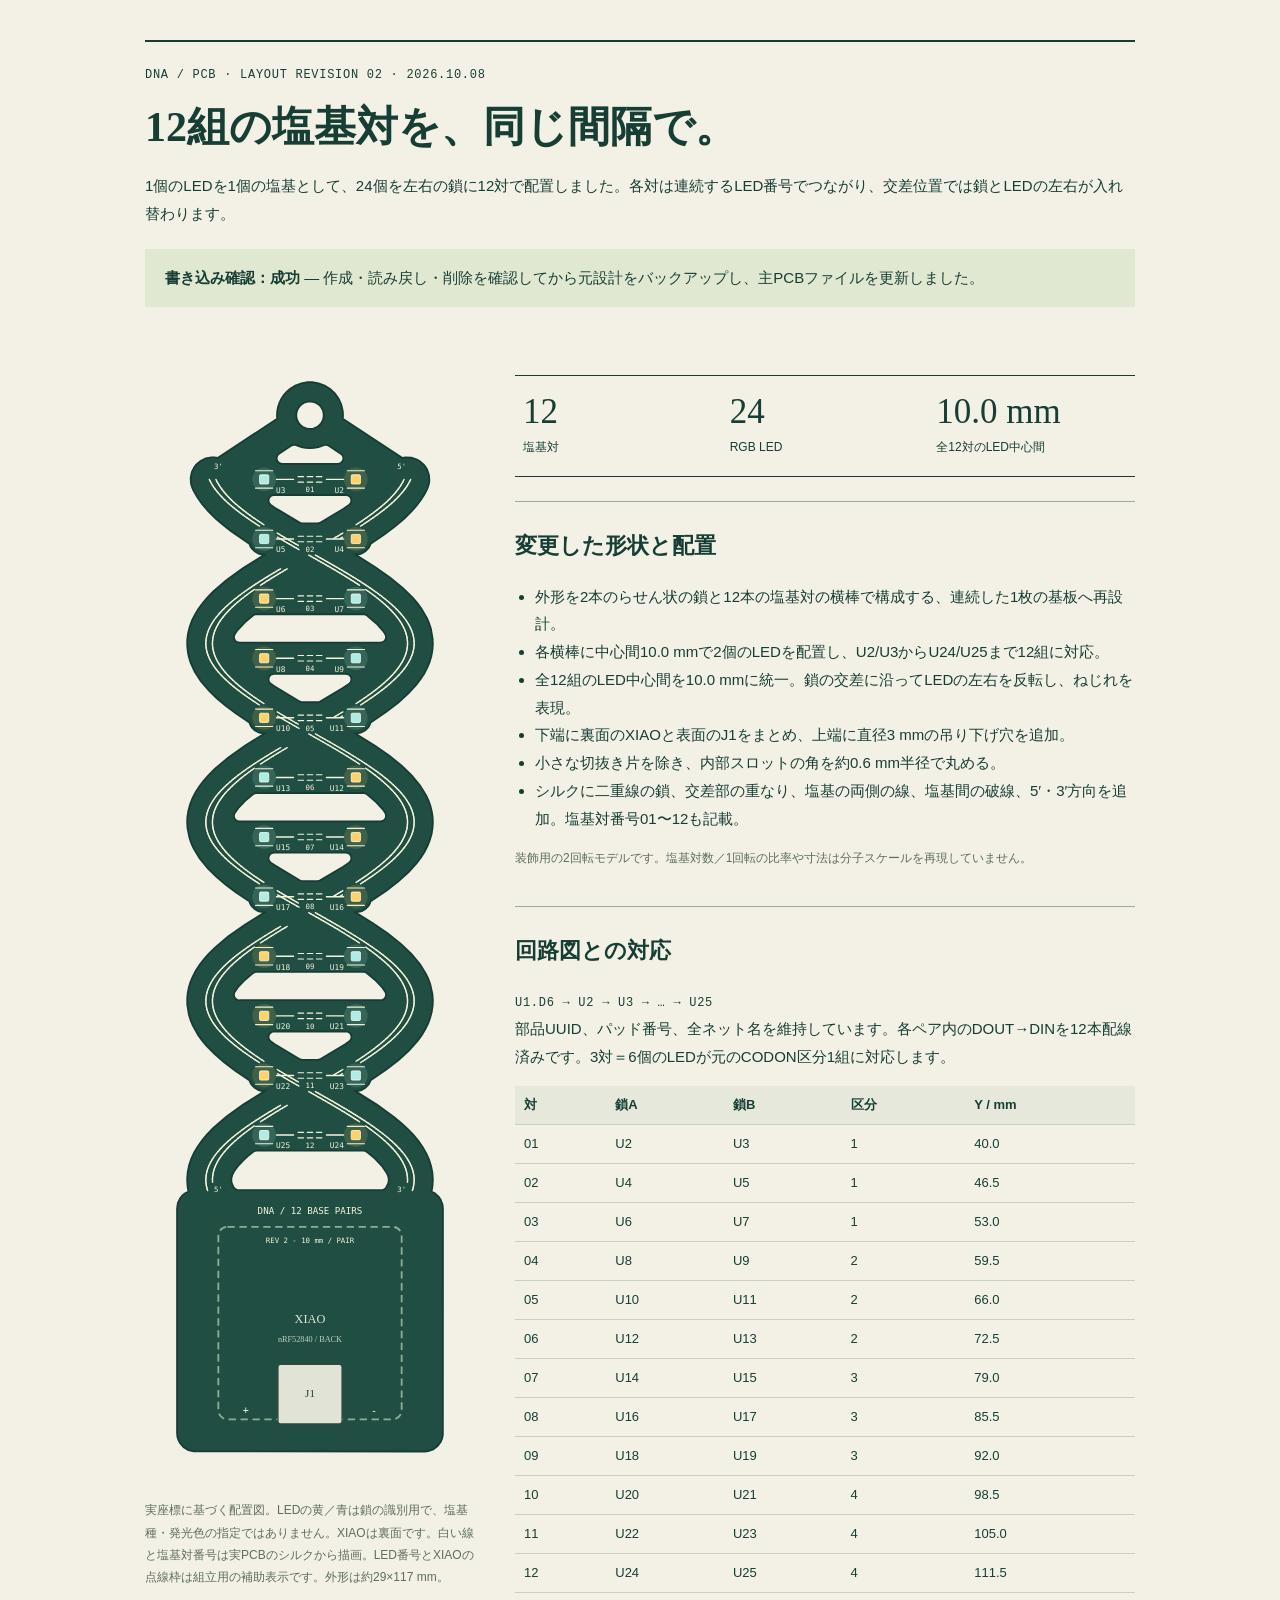
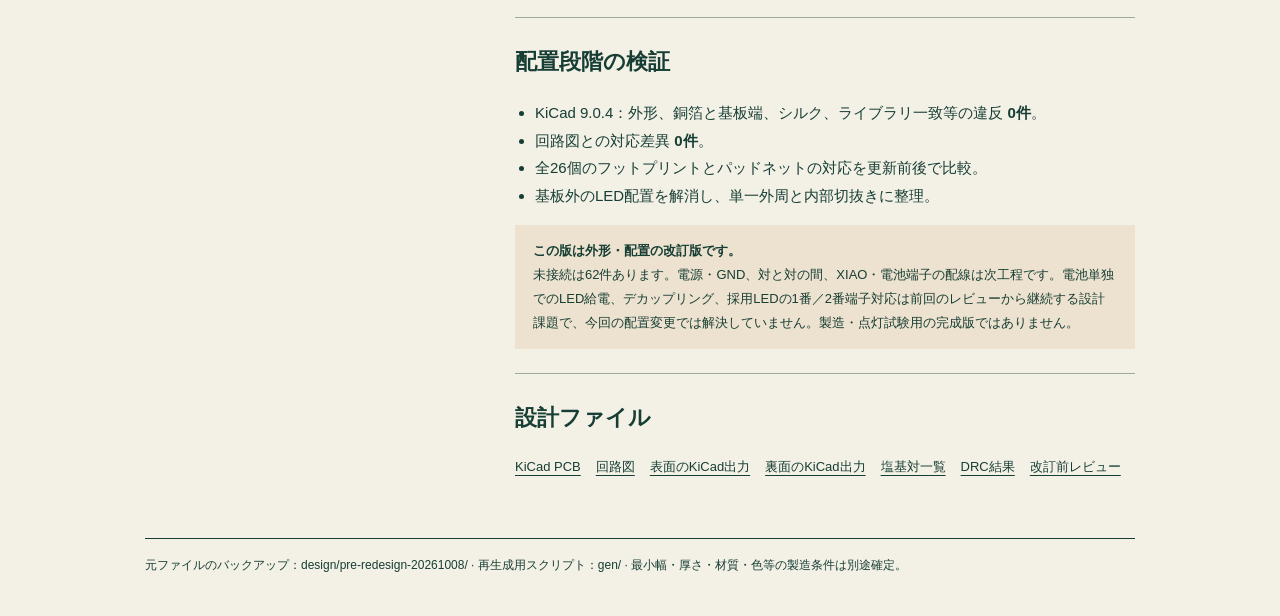
<file: design/functional-review/layout-review-before-update.html>
<!doctype html><html lang="ja"><head><meta charset="utf-8"><meta name="viewport" content="width=device-width,initial-scale=1"><title>DNA基板・外形と塩基対配置の改訂</title><style>*{box-sizing:border-box}body{margin:0;background:#f3f0e6;color:#173e34;font:15px/1.85 "Yu Gothic","Meiryo",sans-serif}main{max-width:1050px;margin:0 auto;padding:40px 30px}header{border-top:2px solid #173e34;padding:22px 0}h1{font-family:"Yu Mincho",Georgia,serif;font-size:42px;line-height:1.4;margin:12px 0}h2{font-size:22px;margin:0 0 16px}.eyebrow,code{font-family:Consolas,monospace;font-size:12px;letter-spacing:.06em}.layout{display:grid;grid-template-columns:330px 1fr;gap:40px}.layout img{width:100%;max-height:1140px;object-fit:contain;object-position:top;background:#f3f0e6}.panel{border-top:1px solid #9dac98;padding:24px 0}.status{background:#e1e8d2;padding:15px 20px;margin:22px 0}.attention{background:#ede2cf;padding:14px 18px;font-size:13px}.metrics{display:grid;grid-template-columns:repeat(3,1fr);border-top:1px solid #173e34;border-bottom:1px solid #173e34;margin:24px 0}.metrics>div{padding:16px 8px}.metrics b{display:block;font:35px Georgia,serif}.metrics span{font-size:12px}a{color:inherit;text-underline-offset:4px}table{width:100%;border-collapse:collapse;font-size:13px}td,th{text-align:left;padding:7px 9px;border-bottom:1px solid #cad0bf}th{background:#e5e8db}ul{padding-left:20px}.links{display:flex;gap:15px;flex-wrap:wrap;font-size:13px}.fine{font-size:12px;color:#5e6e5c}code{overflow-wrap:anywhere}.footer{border-top:1px solid #173e34;padding-top:15px;margin-top:35px;font-size:12px}@media(max-width:750px){main{padding:20px}.layout{display:block}.layout img{max-height:850px;margin-bottom:25px}h1{font-size:32px}}@media print{body{background:white}main{padding:0}.layout{grid-template-columns:240px 1fr;gap:25px}h1{font-size:26px}.links{display:none}.panel{break-inside:avoid}td,th{padding:3px 7px}}</style></head><body><main><header><div class="eyebrow">DNA / PCB · LAYOUT REVISION 02 · 2026.10.08</div><h1>12組の塩基対を、同じ間隔で。</h1><p>1個のLEDを1個の塩基として、24個を左右の鎖に12対で配置しました。各対は連続するLED番号でつながり、交差位置では鎖とLEDの左右が入れ替わります。</p><div class="status"><strong>書き込み確認：成功</strong> — 作成・読み戻し・削除を確認してから元設計をバックアップし、主PCBファイルを更新しました。</div></header><div class="layout"><div><img src="[data-uri]" alt="DNA二重らせん形の基板。24個のLEDが12対になり、下端にXIAOと電池コネクタ。"><p class="fine">実座標に基づく配置図。LEDの黄／青は鎖の識別用で、塩基種・発光色の指定ではありません。XIAOは裏面です。白い線と塩基対番号は実PCBのシルクから描画。LED番号とXIAOの点線枠は組立用の補助表示です。外形は約29×117 mm。</p></div><div><div class="metrics"><div><b>12</b><span>塩基対</span></div><div><b>24</b><span>RGB LED</span></div><div><b>10.0 mm</b><span>全12対のLED中心間</span></div></div><section class="panel"><h2>変更した形状と配置</h2><ul><li>外形を2本のらせん状の鎖と12本の塩基対の横棒で構成する、連続した1枚の基板へ再設計。</li><li>各横棒に中心間10.0 mmで2個のLEDを配置し、U2/U3からU24/U25まで12組に対応。</li><li>全12組のLED中心間を10.0 mmに統一。鎖の交差に沿ってLEDの左右を反転し、ねじれを表現。</li><li>下端に裏面のXIAOと表面のJ1をまとめ、上端に直径3 mmの吊り下げ穴を追加。</li><li>小さな切抜き片を除き、内部スロットの角を約0.6 mm半径で丸める。</li><li>シルクに二重線の鎖、交差部の重なり、塩基の両側の線、塩基間の破線、5′・3′方向を追加。塩基対番号01〜12も記載。</li></ul><p class="fine">装飾用の2回転モデルです。塩基対数／1回転の比率や寸法は分子スケールを再現していません。</p></section><section class="panel"><h2>回路図との対応</h2><p><code>U1.D6 → U2 → U3 → … → U25</code><br>部品UUID、パッド番号、全ネット名を維持しています。各ペア内のDOUT→DINを12本配線済みです。3対＝6個のLEDが元のCODON区分1組に対応します。</p><table><thead><tr><th>対</th><th>鎖A</th><th>鎖B</th><th>区分</th><th>Y / mm</th></tr></thead><tbody><tr><td>01</td><td>U2</td><td>U3</td><td>1</td><td>40.0</td></tr><tr><td>02</td><td>U4</td><td>U5</td><td>1</td><td>46.5</td></tr><tr><td>03</td><td>U6</td><td>U7</td><td>1</td><td>53.0</td></tr><tr><td>04</td><td>U8</td><td>U9</td><td>2</td><td>59.5</td></tr><tr><td>05</td><td>U10</td><td>U11</td><td>2</td><td>66.0</td></tr><tr><td>06</td><td>U12</td><td>U13</td><td>2</td><td>72.5</td></tr><tr><td>07</td><td>U14</td><td>U15</td><td>3</td><td>79.0</td></tr><tr><td>08</td><td>U16</td><td>U17</td><td>3</td><td>85.5</td></tr><tr><td>09</td><td>U18</td><td>U19</td><td>3</td><td>92.0</td></tr><tr><td>10</td><td>U20</td><td>U21</td><td>4</td><td>98.5</td></tr><tr><td>11</td><td>U22</td><td>U23</td><td>4</td><td>105.0</td></tr><tr><td>12</td><td>U24</td><td>U25</td><td>4</td><td>111.5</td></tr></tbody></table></section><section class="panel"><h2>配置段階の検証</h2><ul><li>KiCad 9.0.4：外形、銅箔と基板端、シルク、ライブラリ一致等の違反 <strong>0件</strong>。</li><li>回路図との対応差異 <strong>0件</strong>。</li><li>全26個のフットプリントとパッドネットの対応を更新前後で比較。</li><li>基板外のLED配置を解消し、単一外周と内部切抜きに整理。</li></ul><div class="attention"><strong>この版は外形・配置の改訂版です。</strong><br>未接続は62件あります。電源・GND、対と対の間、XIAO・電池端子の配線は次工程です。電池単独でのLED給電、デカップリング、採用LEDの1番／2番端子対応は前回のレビューから継続する設計課題で、今回の配置変更では解決していません。製造・点灯試験用の完成版ではありません。</div></section><section class="panel"><h2>設計ファイル</h2><div class="links"><a href="dna-accesories.kicad_pcb">KiCad PCB</a><a href="dna-accesories.kicad_sch">回路図</a><a href="design/preview/front-kicad.svg">表面のKiCad出力</a><a href="design/preview/back-kicad.svg">裏面のKiCad出力</a><a href="design/base-pairs.csv">塩基対一覧</a><a href="design/placement-drc.json">DRC結果</a><a href="design/pre-redesign-20261008/review-original.html">改訂前レビュー</a></div></section></div></div><footer class="footer">元ファイルのバックアップ：design/pre-redesign-20261008/ · 再生成用スクリプト：gen/ · 最小幅・厚さ・材質・色等の製造条件は別途確定。</footer></main></body></html>
</file>
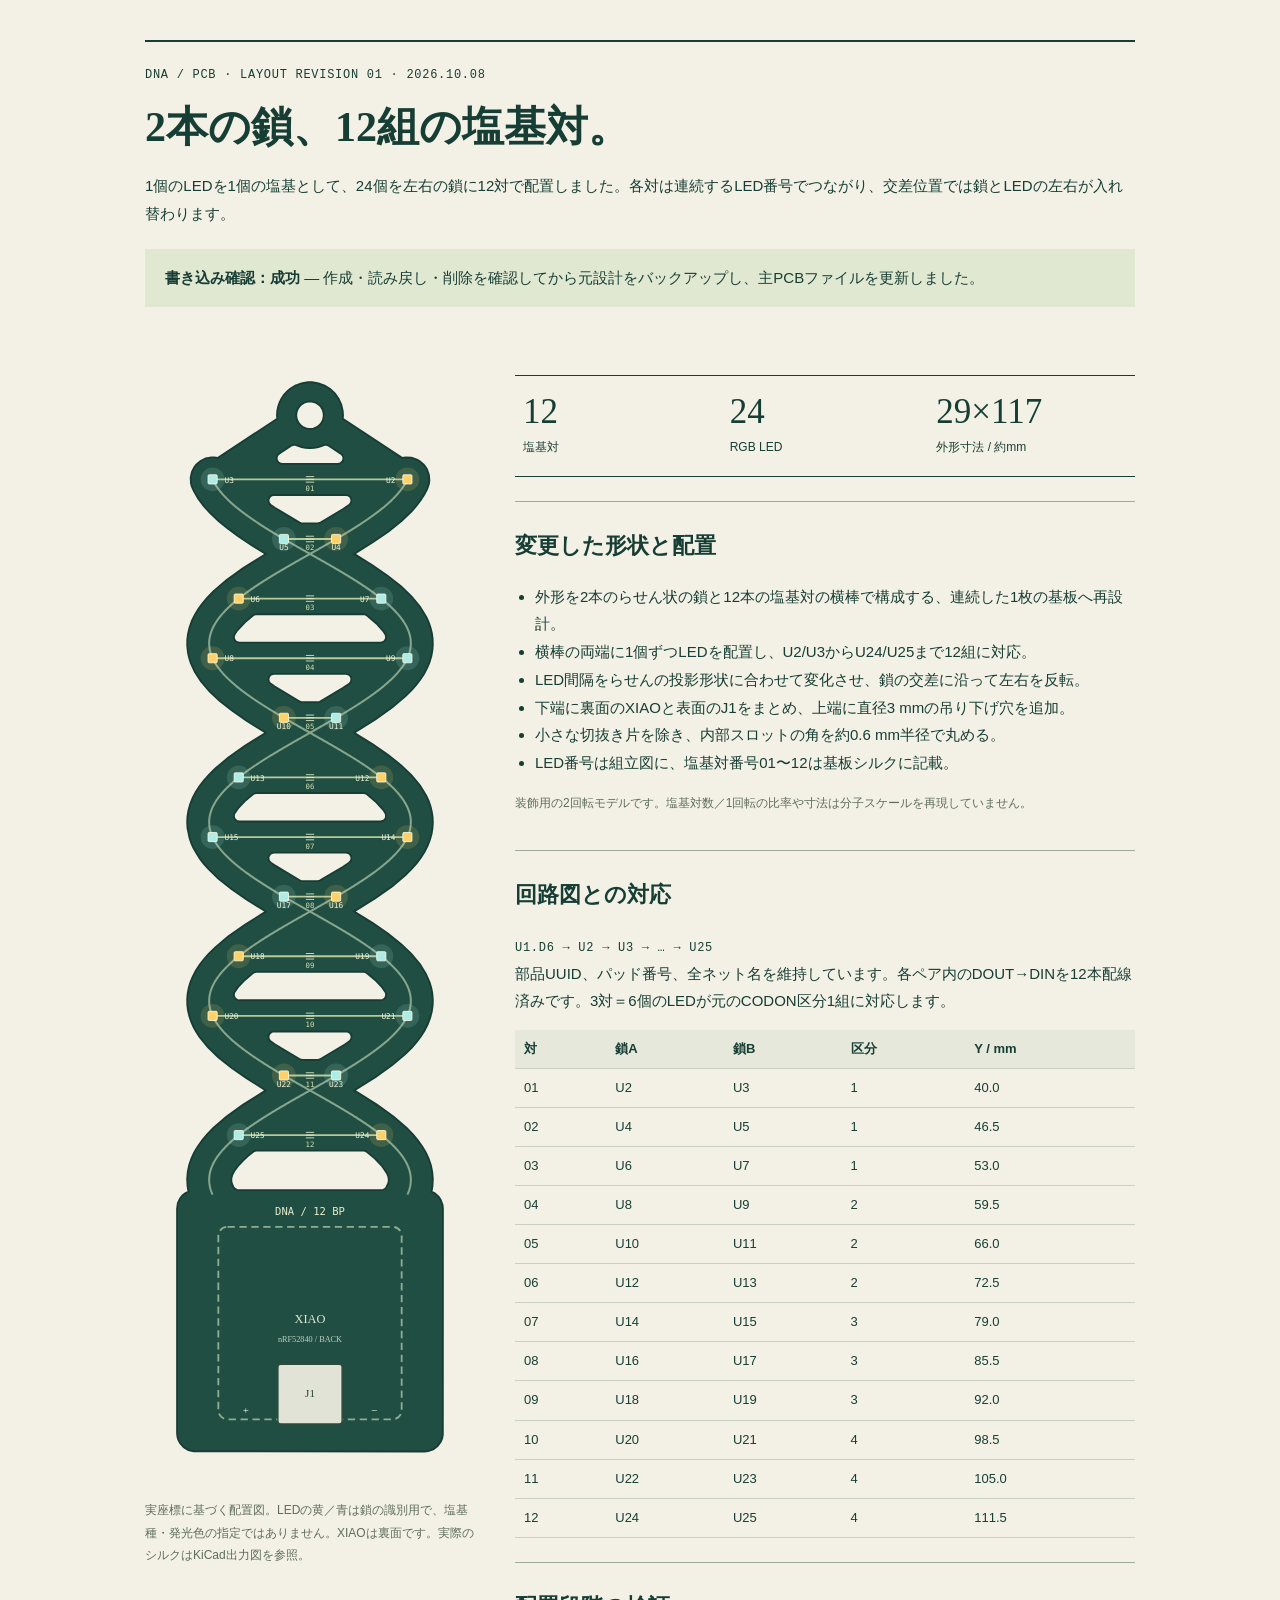
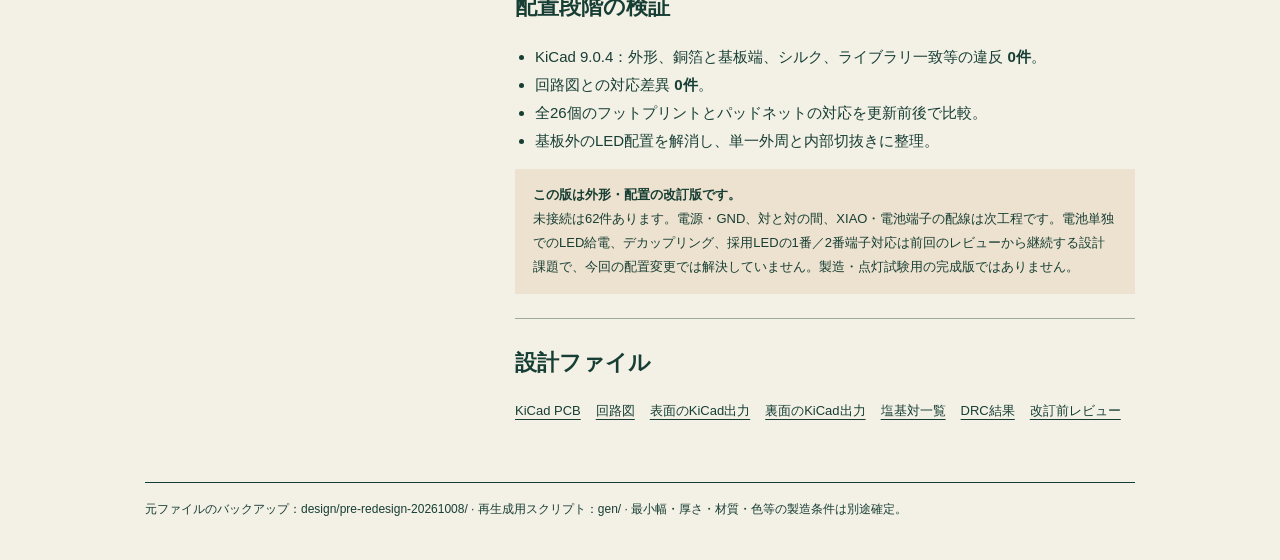
<file: design/revision-01/review.html>
<!doctype html><html lang="ja"><head><meta charset="utf-8"><meta name="viewport" content="width=device-width,initial-scale=1"><title>DNA基板・外形と塩基対配置の改訂</title><style>*{box-sizing:border-box}body{margin:0;background:#f3f0e6;color:#173e34;font:15px/1.85 "Yu Gothic","Meiryo",sans-serif}main{max-width:1050px;margin:0 auto;padding:40px 30px}header{border-top:2px solid #173e34;padding:22px 0}h1{font-family:"Yu Mincho",Georgia,serif;font-size:42px;line-height:1.4;margin:12px 0}h2{font-size:22px;margin:0 0 16px}.eyebrow,code{font-family:Consolas,monospace;font-size:12px;letter-spacing:.06em}.layout{display:grid;grid-template-columns:330px 1fr;gap:40px}.layout img{width:100%;max-height:1140px;object-fit:contain;object-position:top;background:#f3f0e6}.panel{border-top:1px solid #9dac98;padding:24px 0}.status{background:#e1e8d2;padding:15px 20px;margin:22px 0}.attention{background:#ede2cf;padding:14px 18px;font-size:13px}.metrics{display:grid;grid-template-columns:repeat(3,1fr);border-top:1px solid #173e34;border-bottom:1px solid #173e34;margin:24px 0}.metrics>div{padding:16px 8px}.metrics b{display:block;font:35px Georgia,serif}.metrics span{font-size:12px}a{color:inherit;text-underline-offset:4px}table{width:100%;border-collapse:collapse;font-size:13px}td,th{text-align:left;padding:7px 9px;border-bottom:1px solid #cad0bf}th{background:#e5e8db}ul{padding-left:20px}.links{display:flex;gap:15px;flex-wrap:wrap;font-size:13px}.fine{font-size:12px;color:#5e6e5c}code{overflow-wrap:anywhere}.footer{border-top:1px solid #173e34;padding-top:15px;margin-top:35px;font-size:12px}@media(max-width:750px){main{padding:20px}.layout{display:block}.layout img{max-height:850px;margin-bottom:25px}h1{font-size:32px}}@media print{body{background:white}main{padding:0}.layout{grid-template-columns:240px 1fr;gap:25px}h1{font-size:26px}.links{display:none}.panel{break-inside:avoid}td,th{padding:3px 7px}}</style></head><body><main><header><div class="eyebrow">DNA / PCB · LAYOUT REVISION 01 · 2026.10.08</div><h1>2本の鎖、12組の塩基対。</h1><p>1個のLEDを1個の塩基として、24個を左右の鎖に12対で配置しました。各対は連続するLED番号でつながり、交差位置では鎖とLEDの左右が入れ替わります。</p><div class="status"><strong>書き込み確認：成功</strong> — 作成・読み戻し・削除を確認してから元設計をバックアップし、主PCBファイルを更新しました。</div></header><div class="layout"><div><img src="[data-uri]" alt="DNA二重らせん形の基板。24個のLEDが12対になり、下端にXIAOと電池コネクタ。"><p class="fine">実座標に基づく配置図。LEDの黄／青は鎖の識別用で、塩基種・発光色の指定ではありません。XIAOは裏面です。実際のシルクはKiCad出力図を参照。</p></div><div><div class="metrics"><div><b>12</b><span>塩基対</span></div><div><b>24</b><span>RGB LED</span></div><div><b>29×117</b><span>外形寸法 / 約mm</span></div></div><section class="panel"><h2>変更した形状と配置</h2><ul><li>外形を2本のらせん状の鎖と12本の塩基対の横棒で構成する、連続した1枚の基板へ再設計。</li><li>横棒の両端に1個ずつLEDを配置し、U2/U3からU24/U25まで12組に対応。</li><li>LED間隔をらせんの投影形状に合わせて変化させ、鎖の交差に沿って左右を反転。</li><li>下端に裏面のXIAOと表面のJ1をまとめ、上端に直径3 mmの吊り下げ穴を追加。</li><li>小さな切抜き片を除き、内部スロットの角を約0.6 mm半径で丸める。</li><li>LED番号は組立図に、塩基対番号01〜12は基板シルクに記載。</li></ul><p class="fine">装飾用の2回転モデルです。塩基対数／1回転の比率や寸法は分子スケールを再現していません。</p></section><section class="panel"><h2>回路図との対応</h2><p><code>U1.D6 → U2 → U3 → … → U25</code><br>部品UUID、パッド番号、全ネット名を維持しています。各ペア内のDOUT→DINを12本配線済みです。3対＝6個のLEDが元のCODON区分1組に対応します。</p><table><thead><tr><th>対</th><th>鎖A</th><th>鎖B</th><th>区分</th><th>Y / mm</th></tr></thead><tbody><tr><td>01</td><td>U2</td><td>U3</td><td>1</td><td>40.0</td></tr><tr><td>02</td><td>U4</td><td>U5</td><td>1</td><td>46.5</td></tr><tr><td>03</td><td>U6</td><td>U7</td><td>1</td><td>53.0</td></tr><tr><td>04</td><td>U8</td><td>U9</td><td>2</td><td>59.5</td></tr><tr><td>05</td><td>U10</td><td>U11</td><td>2</td><td>66.0</td></tr><tr><td>06</td><td>U12</td><td>U13</td><td>2</td><td>72.5</td></tr><tr><td>07</td><td>U14</td><td>U15</td><td>3</td><td>79.0</td></tr><tr><td>08</td><td>U16</td><td>U17</td><td>3</td><td>85.5</td></tr><tr><td>09</td><td>U18</td><td>U19</td><td>3</td><td>92.0</td></tr><tr><td>10</td><td>U20</td><td>U21</td><td>4</td><td>98.5</td></tr><tr><td>11</td><td>U22</td><td>U23</td><td>4</td><td>105.0</td></tr><tr><td>12</td><td>U24</td><td>U25</td><td>4</td><td>111.5</td></tr></tbody></table></section><section class="panel"><h2>配置段階の検証</h2><ul><li>KiCad 9.0.4：外形、銅箔と基板端、シルク、ライブラリ一致等の違反 <strong>0件</strong>。</li><li>回路図との対応差異 <strong>0件</strong>。</li><li>全26個のフットプリントとパッドネットの対応を更新前後で比較。</li><li>基板外のLED配置を解消し、単一外周と内部切抜きに整理。</li></ul><div class="attention"><strong>この版は外形・配置の改訂版です。</strong><br>未接続は62件あります。電源・GND、対と対の間、XIAO・電池端子の配線は次工程です。電池単独でのLED給電、デカップリング、採用LEDの1番／2番端子対応は前回のレビューから継続する設計課題で、今回の配置変更では解決していません。製造・点灯試験用の完成版ではありません。</div></section><section class="panel"><h2>設計ファイル</h2><div class="links"><a href="dna-accesories.kicad_pcb">KiCad PCB</a><a href="dna-accesories.kicad_sch">回路図</a><a href="design/preview/front-kicad.svg">表面のKiCad出力</a><a href="design/preview/back-kicad.svg">裏面のKiCad出力</a><a href="design/base-pairs.csv">塩基対一覧</a><a href="design/placement-drc.json">DRC結果</a><a href="design/pre-redesign-20261008/review-original.html">改訂前レビュー</a></div></section></div></div><footer class="footer">元ファイルのバックアップ：design/pre-redesign-20261008/ · 再生成用スクリプト：gen/ · 最小幅・厚さ・材質・色等の製造条件は別途確定。</footer></main></body></html>
</file>
<file: lp/assets/css/style.css>
:root{
  --bg:#05070d; --bg2:#0a0f1c; --panel:#0e1526; --line:rgba(160,190,255,.14);
  --text:#e8eefc; --muted:#8f9bb8; --accent:#7cf3d0;
  --A:#46f0a0; --T:#ff5a7a; --G:#ffc247; --C:#4aa8ff;
  --font:"Zen Kaku Gothic New","Hiragino Sans","Yu Gothic UI","Noto Sans JP",system-ui,sans-serif;
  --mono:"JetBrains Mono","SFMono-Regular",Consolas,"Courier New",monospace;
}
*{box-sizing:border-box}
html{scroll-behavior:smooth}
body{margin:0;background:var(--bg);color:var(--text);font-family:var(--font);line-height:1.8;font-size:16px;-webkit-font-smoothing:antialiased;overflow-x:hidden}
body::before{content:"";position:fixed;inset:0;z-index:-1;background:
  radial-gradient(60vw 50vh at 85% 8%,rgba(74,168,255,.14),transparent 70%),
  radial-gradient(50vw 50vh at 5% 55%,rgba(70,240,160,.08),transparent 70%),
  radial-gradient(40vw 40vh at 90% 90%,rgba(255,90,122,.08),transparent 70%)}
img{max-width:100%;display:block}
a{color:inherit}
.wrap{width:min(1120px,100% - 40px);margin-inline:auto}
.mono{font-family:var(--mono)}
.eyebrow{font-family:var(--mono);font-size:.78rem;letter-spacing:.22em;color:var(--accent);text-transform:uppercase;margin:0 0 14px}
h1,h2,h3{line-height:1.3;margin:0;font-weight:700}
h2{font-size:clamp(1.7rem,4.2vw,2.7rem);letter-spacing:.01em}
h2 em,h1 em{font-style:normal;background:linear-gradient(90deg,var(--A),var(--C) 50%,var(--T));-webkit-background-clip:text;background-clip:text;color:transparent}
.lead{color:var(--muted);max-width:40em;margin:18px 0 0}
section{padding:clamp(70px,11vw,130px) 0;position:relative}

/* nav */
.nav{position:fixed;top:0;left:0;right:0;z-index:50;backdrop-filter:blur(14px);background:rgba(5,7,13,.62);border-bottom:1px solid var(--line)}
.nav .wrap{display:flex;align-items:center;justify-content:space-between;height:58px}
.logo{font-family:var(--mono);font-weight:700;letter-spacing:.16em;font-size:.9rem;text-decoration:none;display:flex;align-items:center;gap:10px}
.logo i{width:9px;height:9px;border-radius:50%;background:var(--A);box-shadow:0 0 12px var(--A),14px 0 0 -1px var(--C),14px 0 12px -1px var(--C)}
.logo span{margin-left:14px}
.nav ul{display:flex;gap:26px;list-style:none;margin:0;padding:0;font-size:.85rem;color:var(--muted)}
.nav ul a{text-decoration:none}.nav ul a:hover{color:var(--text)}
@media(max-width:720px){.nav ul{display:none}}

/* hero */
.hero{padding-top:110px;min-height:100svh;display:flex;align-items:center}
.hero .wrap{display:grid;grid-template-columns:1.15fr .85fr;gap:40px;align-items:center}
.hero h1{font-size:clamp(2.2rem,6vw,4.1rem);letter-spacing:.01em}
.hero p.lead{font-size:1.05rem}
.readout{margin-top:34px;display:flex;gap:10px;flex-wrap:wrap}
.codon{position:relative;min-width:92px;padding:12px 14px 10px;border:1px solid var(--line);border-radius:14px;background:rgba(14,21,38,.7);transition:.4s}
.codon .l{font-size:2rem;font-weight:700;line-height:1;font-family:var(--mono);color:#52607f;transition:.4s}
.codon .t{font-family:var(--mono);font-size:.82rem;letter-spacing:.14em;margin-top:8px;display:flex;gap:2px}
.codon .t b{color:#52607f;font-weight:700;transition:.3s}
.codon .n{position:absolute;top:8px;right:11px;font-family:var(--mono);font-size:.62rem;color:#52607f}
.codon.on{border-color:rgba(255,255,255,.35);box-shadow:0 0 28px -8px var(--glow,#fff);background:rgba(20,30,54,.9)}
.codon.on .l{color:#fff;text-shadow:0 0 18px var(--glow,#fff)}
.codon .t b[data-b=A].on{color:var(--A)}.codon .t b[data-b=T].on{color:var(--T)}
.codon .t b[data-b=G].on{color:var(--G)}.codon .t b[data-b=C].on{color:var(--C)}
.msg{margin-top:18px;font-family:var(--mono);color:var(--muted);font-size:.85rem;letter-spacing:.12em;min-height:1.6em}
.msg strong{color:var(--text);font-size:1.15rem;letter-spacing:.3em}
.cta{display:flex;gap:14px;margin-top:30px;flex-wrap:wrap}
.btn{display:inline-flex;align-items:center;gap:8px;padding:13px 24px;border-radius:999px;border:1px solid var(--line);text-decoration:none;font-weight:700;font-size:.92rem;background:rgba(255,255,255,.04);color:var(--text);cursor:pointer;font-family:inherit;transition:.25s}
.btn:hover{background:rgba(255,255,255,.1);transform:translateY(-1px)}
.btn.pri{background:linear-gradient(100deg,var(--A),var(--C));color:#04101a;border:0;box-shadow:0 8px 34px -10px var(--C)}
.btn.pri:hover{background:linear-gradient(100deg,#8dffc6,#7cc0ff)}

/* board with glowing leds */
.board-wrap{position:relative;width:min(100%,260px);margin-inline:auto}
.board{position:relative;width:100%;aspect-ratio:984/3366}
.board img{position:absolute;inset:0;width:100%;height:100%;filter:saturate(.8) brightness(.7);}
.board .halo{position:absolute;inset:0;pointer-events:none}
.led{position:absolute;width:3.4%;aspect-ratio:1;transform:translate(-50%,-50%);border-radius:2px;
  background:#000;transition:background .35s,box-shadow .35s}
.led::after{content:"";position:absolute;left:50%;top:50%;width:640%;aspect-ratio:1;transform:translate(-50%,-50%) scale(.2);border-radius:50%;
  background:radial-gradient(circle,var(--c) 0%,color-mix(in srgb,var(--c) 45%,transparent) 22%,transparent 62%);
  opacity:0;mix-blend-mode:screen;transition:opacity .4s,transform .45s cubic-bezier(.2,.9,.3,1.3);pointer-events:none}
.led.on{background:var(--c);box-shadow:0 0 6px 2px var(--c),0 0 14px 4px var(--c)}
.led.on::after{opacity:.92;transform:translate(-50%,-50%) scale(1)}
.bracket{position:absolute;left:-2px;width:0;border-left:2px solid #2a3652;transition:.4s}
.bracket span{position:absolute;right:calc(100% + 8px);top:50%;transform:translateY(-50%);font-family:var(--mono);font-size:.7rem;letter-spacing:.12em;color:#52607f;white-space:nowrap;transition:.4s;text-align:right;line-height:1.3}
.bracket.on{border-color:#fff}.bracket.on span{color:#fff}
.hero .board-wrap{margin-left:auto;margin-right:auto;--pad:46px;padding-left:var(--pad)}
.hero .board{height:auto}
.hero-board{max-height:78svh;aspect-ratio:984/3366;width:auto;height:min(78svh,720px)}
.hero-board-wrap{width:auto;padding-left:62px}
.hero-board-wrap .board{height:min(78svh,720px);width:auto}
.hero .scroll{position:absolute;bottom:24px;left:50%;transform:translateX(-50%);font-family:var(--mono);font-size:.7rem;letter-spacing:.3em;color:var(--muted)}
@media(max-width:860px){
  .hero{padding-top:84px}
  .hero .wrap{grid-template-columns:1fr}
  .hero-board-wrap{order:-1}
  .hero-board-wrap .board{height:min(52svh,440px)}
  .hero .scroll{display:none}
}

/* steps */
.steps{display:grid;grid-template-columns:repeat(3,1fr);gap:18px;margin-top:48px}
.step{padding:28px 24px;border:1px solid var(--line);border-radius:20px;background:linear-gradient(180deg,rgba(18,27,48,.8),rgba(10,15,28,.8));position:relative;overflow:hidden}
.step .no{font-family:var(--mono);color:var(--accent);font-size:.78rem;letter-spacing:.2em}
.step h3{font-size:1.25rem;margin:10px 0 8px}
.step p{margin:0;color:var(--muted);font-size:.93rem}
.dots{display:flex;gap:8px;margin:16px 0 2px}
.dot{width:34px;height:34px;border-radius:50%;display:grid;place-items:center;font-family:var(--mono);font-weight:700;color:#04101a;font-size:.95rem}
.dot[data-b=A]{background:var(--A);box-shadow:0 0 18px -2px var(--A)}.dot[data-b=T]{background:var(--T);box-shadow:0 0 18px -2px var(--T)}
.dot[data-b=G]{background:var(--G);box-shadow:0 0 18px -2px var(--G)}.dot[data-b=C]{background:var(--C);box-shadow:0 0 18px -2px var(--C)}
.dot.sq{border-radius:10px;width:auto;padding:0 12px;background:#fff;color:#000;box-shadow:0 0 24px -4px #fff}
.arrow{color:var(--muted);align-self:center;font-family:var(--mono)}
@media(max-width:860px){.steps{grid-template-columns:1fr}}

/* codon table */
.table{display:grid;grid-template-columns:repeat(auto-fill,minmax(150px,1fr));gap:10px;margin-top:40px}
.cell{border:1px solid var(--line);border-radius:14px;padding:10px 12px;background:rgba(14,21,38,.6);cursor:pointer;transition:.25s;text-align:left;color:inherit;font-family:inherit}
.cell:hover,.cell.sel{border-color:rgba(255,255,255,.45);background:rgba(24,36,64,.9);transform:translateY(-2px)}
.cell .L{font-family:var(--mono);font-weight:700;font-size:1.5rem;line-height:1}
.cell .aa{font-size:.7rem;color:var(--muted);margin-left:6px}
.cell .cs{display:flex;flex-wrap:wrap;gap:6px 8px;margin-top:8px;font-family:var(--mono);font-size:.72rem;letter-spacing:.08em}
.cell .cs span b:nth-child(1){color:var(--c1)}
.cx b[data-b=A]{color:var(--A)}.cx b[data-b=T]{color:var(--T)}.cx b[data-b=G]{color:var(--G)}.cx b[data-b=C]{color:var(--C)}
.cell.stop .L{color:#ff8a9c}
.note{font-size:.82rem;color:var(--muted);margin-top:18px}
.legend{display:flex;gap:18px;flex-wrap:wrap;margin-top:26px;font-family:var(--mono);font-size:.82rem;color:var(--muted)}
.legend span{display:flex;align-items:center;gap:8px}
.legend i{width:12px;height:12px;border-radius:50%;display:block}

/* demo */
.demo{background:linear-gradient(180deg,transparent,rgba(10,15,28,.9) 12%,rgba(10,15,28,.9) 88%,transparent)}
.demo .wrap{display:grid;grid-template-columns:.8fr 1.2fr;gap:56px;align-items:start}
.demo .board-wrap{width:auto;padding-left:62px;position:sticky;top:84px}
.demo .board{height:min(78svh,700px);width:auto}
.field{display:flex;gap:10px;margin-top:28px}
.field input{flex:1;min-width:0;font-family:var(--mono);font-size:1.6rem;letter-spacing:.5em;text-transform:uppercase;padding:12px 18px;border-radius:14px;border:1px solid var(--line);background:#070b16;color:#fff;outline:none;transition:.25s}
.field input:focus{border-color:var(--accent);box-shadow:0 0 0 4px rgba(124,243,208,.12)}
.presets{display:flex;gap:8px;flex-wrap:wrap;margin-top:14px}
.chip{font-family:var(--mono);letter-spacing:.2em;font-size:.82rem;padding:7px 14px;border-radius:999px;border:1px solid var(--line);background:transparent;color:var(--muted);cursor:pointer;transition:.2s}
.chip:hover{color:#fff;border-color:rgba(255,255,255,.4)}
.slots{display:grid;grid-template-columns:repeat(2,1fr);gap:12px;margin-top:28px}
.slot{border:1px solid var(--line);border-radius:18px;padding:16px 18px;background:rgba(7,11,22,.8);transition:.4s;position:relative}
.slot.on{border-color:rgba(255,255,255,.3)}
.slot .top{display:flex;justify-content:space-between;align-items:baseline;font-family:var(--mono);font-size:.68rem;color:#6a7798;letter-spacing:.14em}
.slot .big{font-family:var(--mono);font-size:2.8rem;font-weight:700;line-height:1.1;margin:6px 0 4px}
.slot .seq{font-family:var(--mono);letter-spacing:.3em;font-size:1.05rem}
.slot .seq.c{font-size:.82rem;opacity:.65;margin-top:2px}
.slot .seq b{display:inline-block}
.slot .seq b[data-b=A]{color:var(--A)}.slot .seq b[data-b=T]{color:var(--T)}.slot .seq b[data-b=G]{color:var(--G)}.slot .seq b[data-b=C]{color:var(--C)}
.slot .tag{font-size:.7rem;color:var(--muted);margin-top:6px;font-family:var(--mono)}
.hint{min-height:1.6em;font-size:.84rem;color:#ffb36b;margin-top:12px}
.bar{display:flex;gap:10px;margin-top:20px;flex-wrap:wrap}
@media(max-width:860px){
  .demo .wrap{grid-template-columns:1fr;gap:30px}
  .demo .board-wrap{position:relative;top:0}
  .demo .board{height:min(56svh,460px)}
  .field input{font-size:1.25rem;letter-spacing:.35em}
}

/* hardware */
.gallery{display:grid;grid-template-columns:1.1fr .9fr;gap:20px;margin-top:50px}
.shot{border:1px solid var(--line);border-radius:24px;background:radial-gradient(circle at 50% 40%,#13203a,#080c17 75%);padding:20px;position:relative;overflow:hidden}
.shot img{margin:auto;filter:drop-shadow(0 30px 40px rgba(0,0,0,.6))}
.shot.big{grid-row:span 2;display:flex;align-items:center}
.shot figcaption{position:absolute;left:18px;bottom:14px;font-family:var(--mono);font-size:.7rem;letter-spacing:.14em;color:var(--muted)}
.shot.tall img{max-height:330px;width:auto}
.specs{display:grid;grid-template-columns:repeat(4,1fr);gap:14px;margin-top:20px}
.spec{border-top:1px solid var(--line);padding-top:16px}
.spec b{display:block;font-family:var(--mono);font-size:2rem;line-height:1.1;background:linear-gradient(90deg,#fff,var(--accent));-webkit-background-clip:text;background-clip:text;color:transparent}
.spec span{font-size:.82rem;color:var(--muted)}
@media(max-width:860px){.gallery{grid-template-columns:1fr}.shot.big{grid-row:auto}.specs{grid-template-columns:repeat(2,1fr)}}

/* helix */
.helix{margin-top:40px;border:1px solid var(--line);border-radius:24px;padding:26px;background:rgba(10,15,28,.8);overflow:hidden}
.helix svg{width:100%;height:auto;display:block}

/* footer */
.fin{text-align:center}
.fin h2{max-width:14em;margin-inline:auto}
.fin .cta{justify-content:center}
footer{border-top:1px solid var(--line);padding:34px 0 50px;color:var(--muted);font-size:.8rem}
footer p{margin:6px 0}

/* reveal */
.rv{opacity:0;transform:translateY(24px);transition:opacity .8s,transform .8s}
.rv.in{opacity:1;transform:none}
@media(prefers-reduced-motion:reduce){.rv{opacity:1;transform:none;transition:none}*{scroll-behavior:auto!important}.led,.led::after{transition:none}}
.shot.tall img{-webkit-mask-image:radial-gradient(ellipse 62% 62% at 50% 50%,#000 70%,transparent 100%);mask-image:radial-gradient(ellipse 62% 62% at 50% 50%,#000 70%,transparent 100%)}

/* scenes */
.scenes{display:grid;grid-template-columns:repeat(4,1fr);gap:14px;margin-top:48px}
.sc{margin:0;position:relative;border-radius:22px;overflow:hidden;aspect-ratio:2/3;background:#080c17;border:1px solid var(--line)}
.sc img,.sc video{width:100%;height:100%;object-fit:cover;display:block;transition:transform 1.2s}
.sc:hover img,.sc:hover video{transform:scale(1.04)}
.sc figcaption{position:absolute;left:0;right:0;bottom:0;padding:48px 16px 14px;font-size:.78rem;color:#d3dbf0;background:linear-gradient(transparent,rgba(3,5,10,.9));line-height:1.5}
.sc figcaption b{display:block;font-family:var(--mono);letter-spacing:.2em;font-size:.68rem;color:var(--accent);margin-bottom:2px}
.sc.vid::after{content:"";position:absolute;top:12px;right:12px;width:8px;height:8px;border-radius:50%;background:#ff5a7a;box-shadow:0 0 10px #ff5a7a;animation:rec 1.6s infinite}
@keyframes rec{50%{opacity:.25}}
@media(max-width:980px){.scenes{grid-template-columns:repeat(2,1fr)}}
@media(max-width:480px){.scenes{gap:10px}.sc figcaption{font-size:.7rem;padding:36px 12px 10px}}
@media(prefers-reduced-motion:reduce){.sc.vid::after{animation:none}}
</file>
<file: console/web/style.css>
:root {
  --bg: #0a0e16;
  --panel: #111826;
  --panel-2: #172033;
  --line: #243049;
  --text: #dfe6f3;
  --muted: #8693ab;
  --accent: #46d6b0;
  --accent-ink: #04231b;
  --warn: #ffb454;
  --err: #ff6b7a;
  --base-a: #00ff00;
  --base-t: #ff0000;
  --base-g: #0000ff;
  --base-c: #ff8000;
  --mono: ui-monospace, "Cascadia Mono", "SF Mono", Consolas, monospace;
}
* { box-sizing: border-box; }
html { color-scheme: dark; }
body {
  margin: 0;
  background: var(--bg);
  color: var(--text);
  font: 14px/1.5 system-ui, "Hiragino Sans", "Yu Gothic UI", "Meiryo", sans-serif;
}

.top {
  display: flex; align-items: center; justify-content: space-between; gap: 12px;
  padding: 12px 16px; border-bottom: 1px solid var(--line); background: #0d1320;
  position: sticky; top: 0; z-index: 5;
}
.brand { display: flex; align-items: center; gap: 10px; min-width: 0; }
.mark {
  width: 14px; height: 26px; flex: none; border-radius: 7px;
  background:
    radial-gradient(circle at 50% 18%, var(--base-a) 0 3px, transparent 3.5px),
    radial-gradient(circle at 50% 50%, var(--base-g) 0 3px, transparent 3.5px),
    radial-gradient(circle at 50% 82%, var(--base-t) 0 3px, transparent 3.5px),
    #1a2336;
}
h1 { margin: 0; font-size: 16px; font-weight: 650; letter-spacing: .02em; }
h2 { margin: 0 0 8px; font-size: 13px; font-weight: 650; letter-spacing: .04em; color: var(--muted); text-transform: none; }
.conn { display: flex; align-items: center; gap: 10px; flex: none; }
.pill {
  padding: 2px 10px; border-radius: 999px; font-size: 12px; border: 1px solid var(--line);
}
.pill.off { color: var(--muted); }
.pill.on { color: var(--accent); border-color: #1f6e5a; background: #0f2a25; }

.notice {
  margin: 12px 16px 0; padding: 10px 12px; border: 1px solid #6b4a1c; background: #2a1f0e;
  color: var(--warn); border-radius: 8px;
}

.layout {
  display: grid; grid-template-columns: 360px minmax(0, 1fr); gap: 16px;
  padding: 16px; max-width: 1280px; margin: 0 auto; align-items: start;
}
.boardPanel { position: sticky; top: 68px; }
.panels { display: grid; grid-template-columns: repeat(auto-fit, minmax(340px, 1fr)); gap: 16px; align-items: start; }
#codonPanel, #framePanel, #logPanel { grid-column: 1 / -1; }

.panel {
  background: var(--panel); border: 1px solid var(--line); border-radius: 12px; padding: 14px;
  min-width: 0;
}
.hint { margin: 0 0 10px; color: var(--muted); font-size: 12px; }
.count { color: var(--accent); font-weight: 500; margin-left: 6px; }

#board { width: 100%; height: auto; display: block; background: #0c121d; border-radius: 8px; max-height: 76vh; }
#board .outline { fill: #131c2b; stroke: #33425f; stroke-width: .35; }
#board .hole { fill: #0a0e16; stroke: #33425f; stroke-width: .25; }
#board .link { stroke: #2a3a57; stroke-width: .5; stroke-dasharray: 1 1; }
#board .led { stroke: #44557a; stroke-width: .3; cursor: pointer; }
#board .led:hover { stroke: #fff; stroke-width: .5; }
#board .halo { pointer-events: none; }
#board .ltr { font: 600 2.6px var(--mono); text-anchor: middle; dominant-baseline: central; pointer-events: none; fill: #000; opacity: .0; }
#board .pairNo { font: 2.4px var(--mono); fill: #6a7a99; text-anchor: end; }
#board .cod { font: 600 3px var(--mono); fill: var(--text); }
#board .cod2 { font: 2.5px system-ui, sans-serif; fill: var(--muted); }
#board .brk { fill: none; stroke: #4a5c82; stroke-width: .4; }
#board .strandLbl { font: 2.4px var(--mono); fill: #6a7a99; text-anchor: middle; }

.row { display: flex; align-items: center; gap: 8px; margin: 8px 0; }
.row.wrap { flex-wrap: wrap; }
.row > input[type=text] { flex: 1 1 140px; min-width: 0; }
.lbl { color: var(--muted); font-size: 12px; }
.grow { flex: 1 1 140px; }

button, select, input[type=text] {
  font: inherit; color: var(--text); background: var(--panel-2); border: 1px solid var(--line);
  border-radius: 8px; padding: 6px 12px; min-height: 34px;
}
button { cursor: pointer; }
button:hover:not(:disabled) { border-color: #3d5078; }
button:disabled { opacity: .45; cursor: not-allowed; }
button.primary { background: var(--accent); color: var(--accent-ink); border-color: var(--accent); font-weight: 650; }
button.primary:hover:not(:disabled) { filter: brightness(1.08); }
button:focus-visible, select:focus-visible, input:focus-visible, summary:focus-visible {
  outline: 2px solid var(--accent); outline-offset: 2px;
}
input[type=color] { width: 40px; height: 34px; padding: 2px; background: var(--panel-2); border: 1px solid var(--line); border-radius: 8px; }

.check { display: flex; align-items: center; gap: 8px; margin: 8px 0; color: var(--text); }
.inline { display: flex; align-items: center; gap: 8px; }
.slider { display: block; margin: 8px 0; color: var(--text); }
.slider output { color: var(--accent); font-family: var(--mono); margin-left: 6px; }
.slider input[type=range] { width: 100%; accent-color: var(--accent); }

.seg { display: inline-flex; gap: 4px; flex-wrap: wrap; }
.seg button { min-width: 40px; padding: 6px 10px; }
.seg button[aria-checked=true] { background: #1c3a37; border-color: var(--accent); color: #fff; }
.seg .sw { display: inline-block; width: 10px; height: 10px; border-radius: 50%; margin-right: 6px; vertical-align: -1px; border: 1px solid #ffffff55; }

details.palette { margin-top: 8px; }
details.palette summary { cursor: pointer; color: var(--muted); }
.palette label { display: flex; align-items: center; gap: 6px; font-family: var(--mono); }

.slots { display: grid; grid-template-columns: repeat(auto-fit, minmax(150px, 1fr)); gap: 10px; }
.slot { background: var(--panel-2); border: 1px solid var(--line); border-radius: 10px; padding: 10px; }
.slot h3 { margin: 0 0 6px; font-size: 12px; color: var(--muted); font-weight: 600; }
.slot input[type=text] { width: 100%; font: 600 20px var(--mono); letter-spacing: .25em; text-align: center; text-transform: uppercase; padding: 4px 6px; }
.slot input.bad { border-color: var(--err); }
.slot select { width: 100%; margin-top: 6px; font-size: 12px; }
.slot .meta { margin: 6px 0 0; font-size: 12px; color: var(--muted); min-height: 36px; }
.slot .meta b { color: var(--text); }
.slot button { margin-top: 6px; width: 100%; font-size: 12px; min-height: 30px; }
.bases { display: flex; gap: 2px; justify-content: center; margin-bottom: 6px; }
.bases i { width: 22px; height: 6px; border-radius: 3px; background: #26324a; display: block; }

.chips { display: flex; flex-wrap: wrap; gap: 6px; margin: 8px 0; min-height: 56px; }
.chip {
  display: flex; flex-direction: column; align-items: center; gap: 0; min-width: 56px; padding: 4px 6px;
  background: var(--panel-2); border: 1px solid var(--line); border-radius: 8px; cursor: default; font-family: var(--mono);
}
.chip.group-end { margin-right: 10px; }
.chip.cycle { cursor: pointer; }
.chip .c { font-size: 16px; font-weight: 700; }
.chip .k { font-size: 12px; letter-spacing: .1em; }
.chip .a { font-size: 10px; color: var(--muted); font-family: system-ui, sans-serif; }
.chip.none { border-style: dashed; opacity: .75; }
.chip.over { opacity: .35; }

.strip { display: flex; gap: 8px; overflow-x: auto; padding: 4px 2px 8px; }
.thumb {
  flex: none; background: var(--panel-2); border: 1px solid var(--line); border-radius: 8px; padding: 6px; cursor: pointer;
  display: flex; flex-direction: column; align-items: center; gap: 2px; color: var(--muted); font-size: 11px;
}
.thumb[aria-current=true] { border-color: var(--accent); color: var(--text); }
.thumb svg { display: block; width: 96px; height: 16px; }

.log {
  margin: 0; height: 160px; overflow: auto; background: #0a0f19; border: 1px solid var(--line); border-radius: 8px;
  padding: 8px; font: 12px/1.45 var(--mono); color: #9fb0cf; white-space: pre-wrap; word-break: break-all;
}

@media (max-width: 860px) {
  .layout { grid-template-columns: 1fr; padding: 16px; }
  .boardPanel { position: static; }
  #board { max-height: 70vh; }
  .panels { grid-template-columns: 1fr; }
}
@media (prefers-reduced-motion: reduce) { * { scroll-behavior: auto !important; } }
</file>
